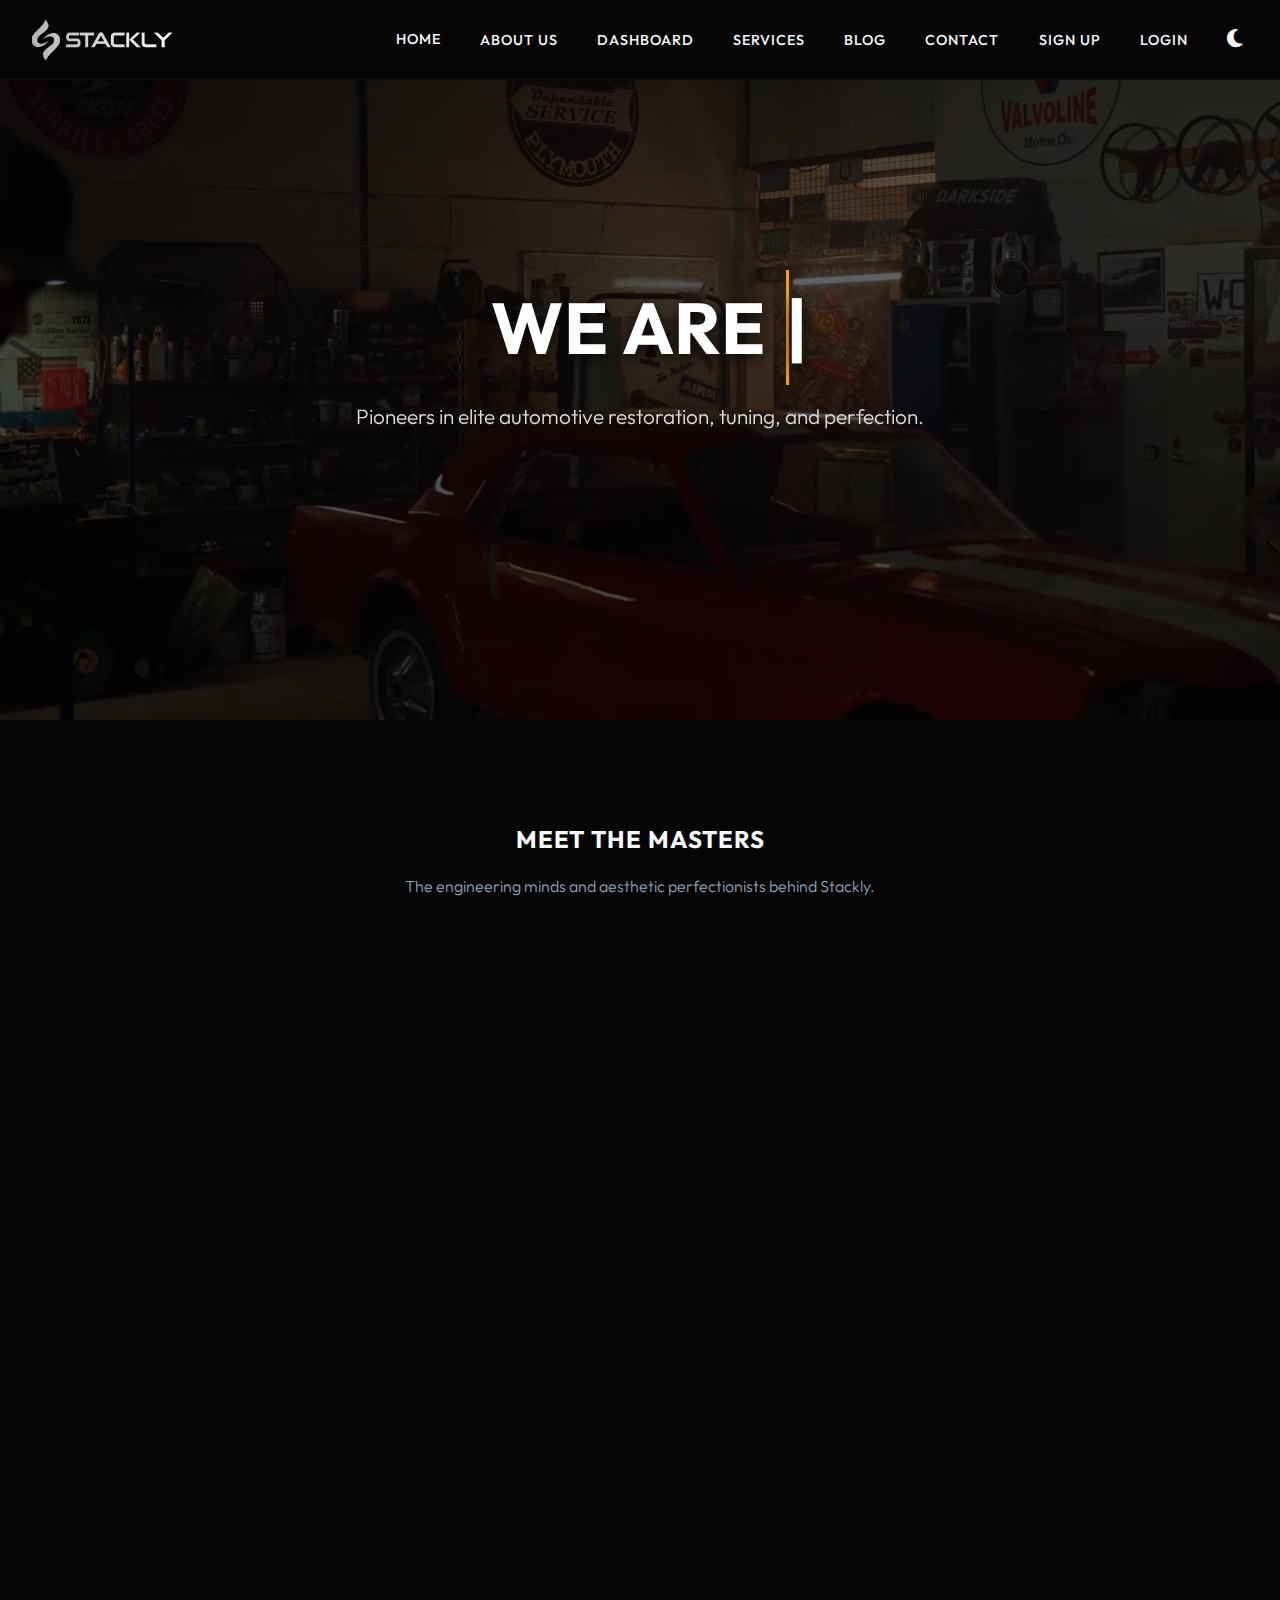
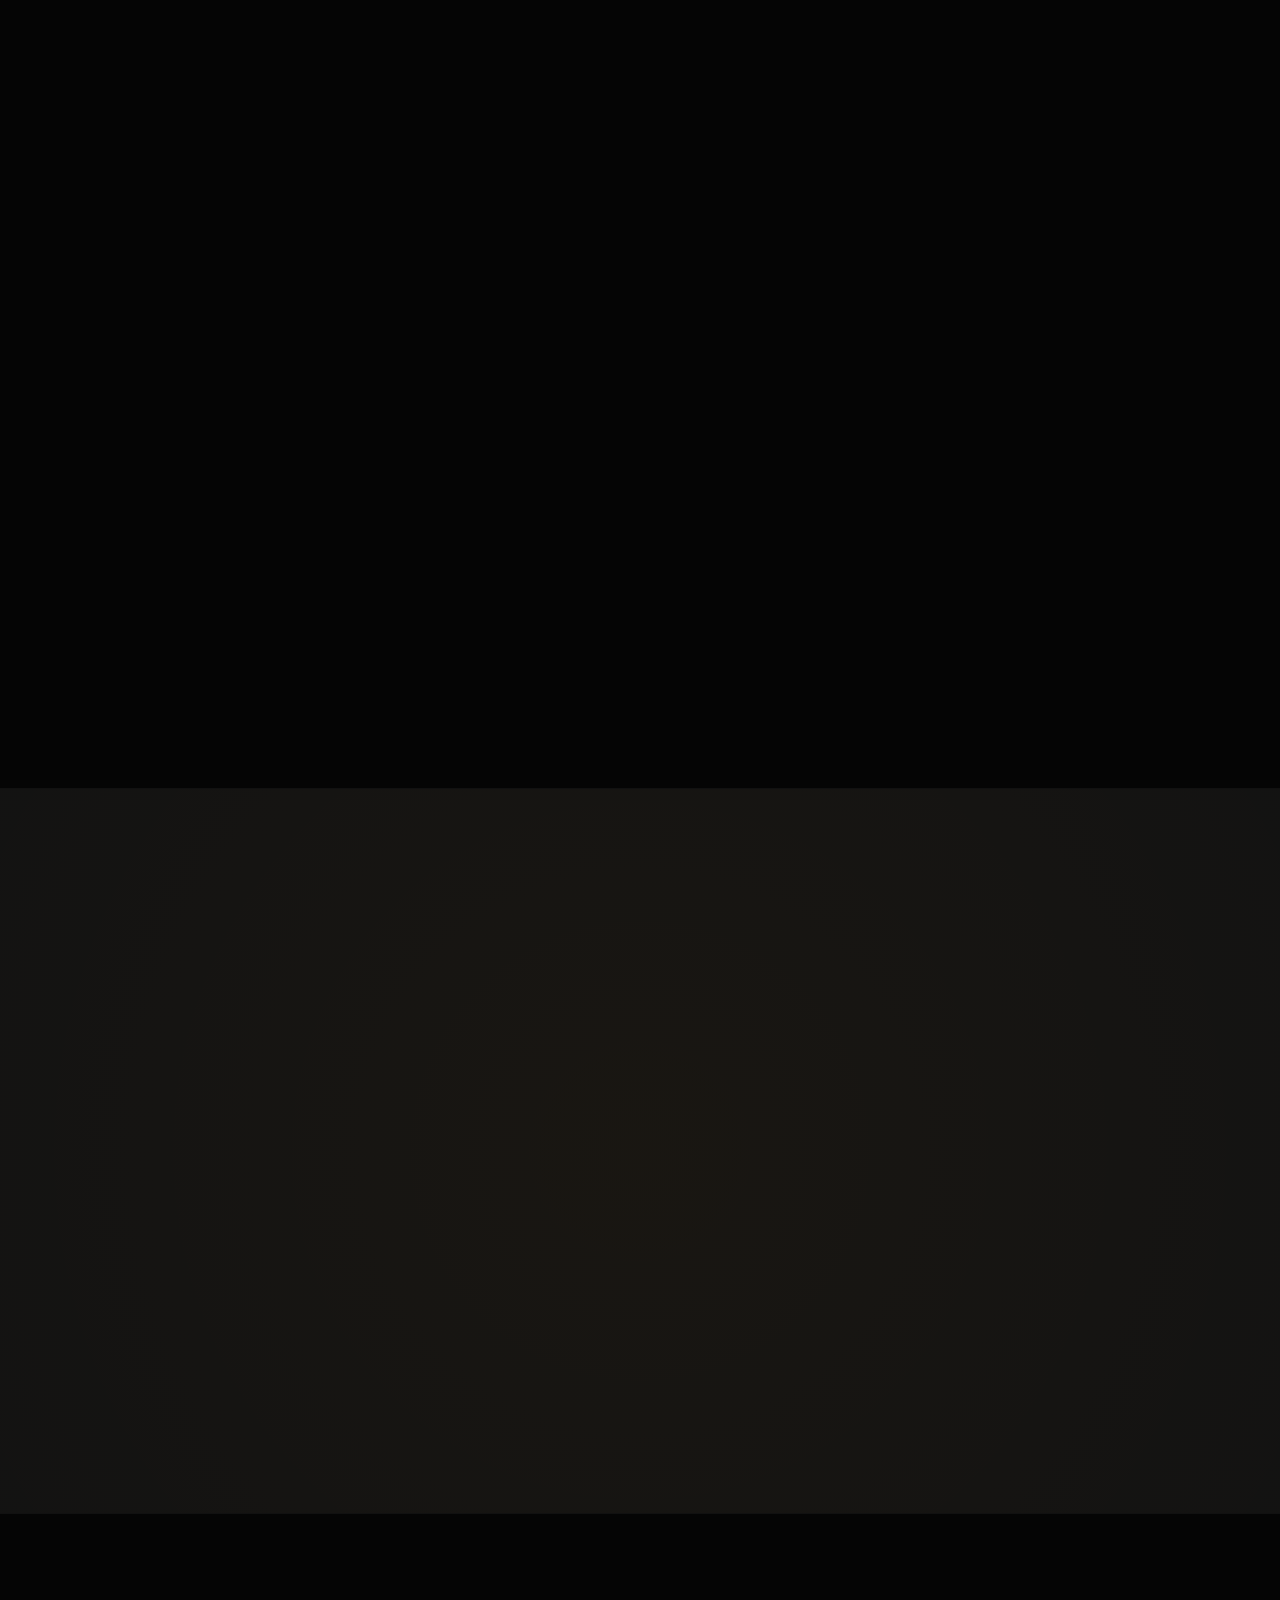
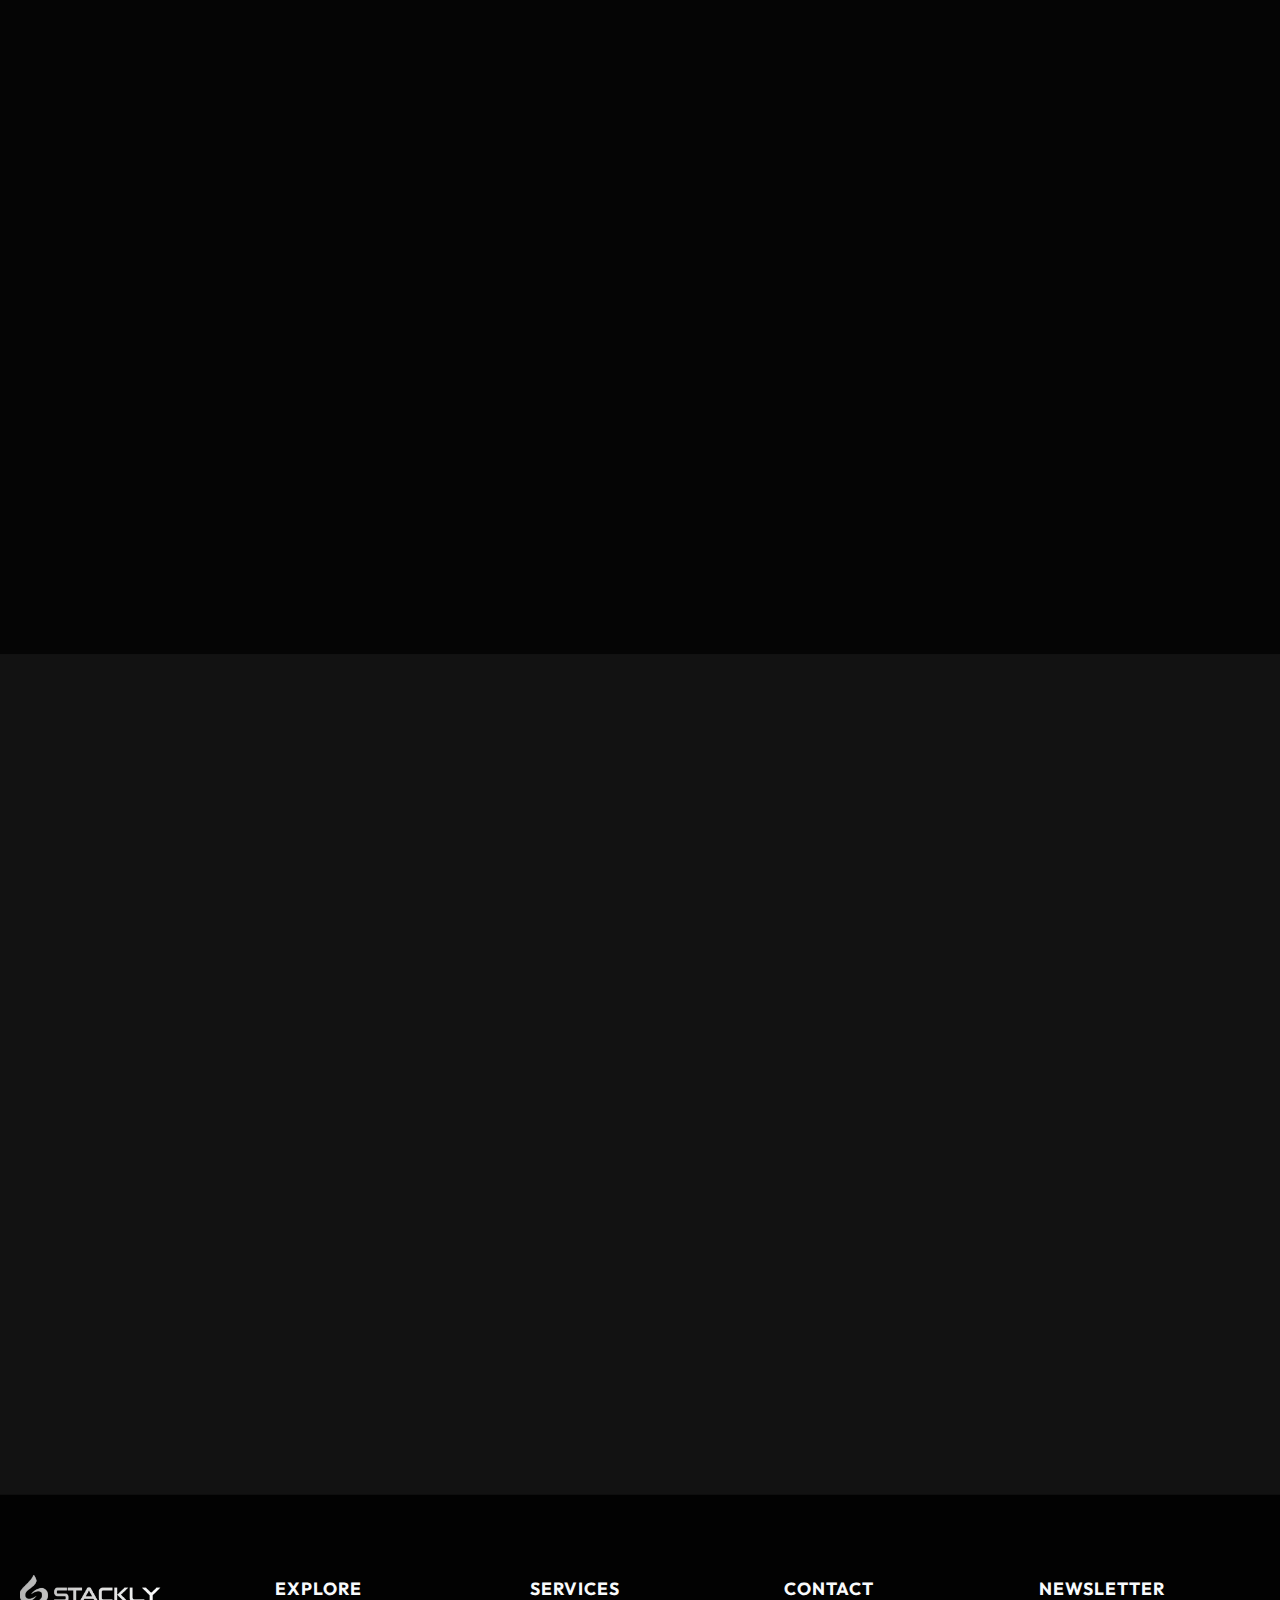
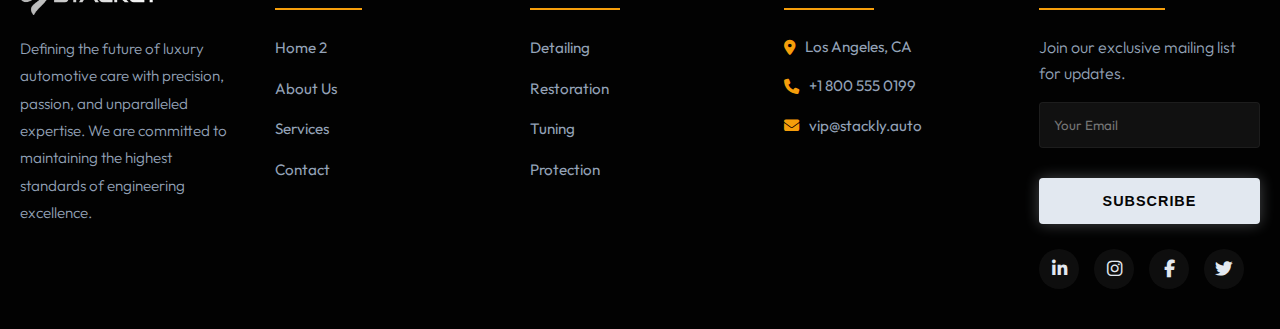
<file: pages/about.html>
<!DOCTYPE html>
<html lang="en">

<head>
    <meta charset="UTF-8">
    <meta name="viewport" content="width=device-width, initial-scale=1.0">
    <title>About Us | Stackly Automotive</title>
    <link rel="icon" type="image/svg+xml" href="data:image/svg+xml,<svg xmlns='http://www.w3.org/2000/svg' viewBox='0 0 512 512'><path fill='%23f59e0b' d='M135.2 117.4L109.1 192H402.9l-26.1-74.6C372.3 104.6 360.2 96 346.6 96H165.4c-13.6 0-25.7 8.6-30.2 21.4zM39.6 196.8L74.8 96.3C88.3 57.8 124.6 32 165.4 32H346.6c40.8 0 77.1 25.8 90.6 64.3l35.2 100.5c23.2 9.6 39.6 32.5 39.6 59.2V400v48c0 17.7-14.3 32-32 32H448c-17.7 0-32-14.3-32-32V400H96v48c0 17.7-14.3 32-32 32H32c-17.7 0-32-14.3-32-32V400 256c0-26.7 16.4-49.6 39.6-59.2zM128 288a32 32 0 1 0 -64 0 32 32 0 1 0 64 0zm288 32a32 32 0 1 0 0-64 32 32 0 1 0 0 64z'/></svg>">
    <link rel="stylesheet" href="../css/about.css">
    <link rel="preconnect" href="https://fonts.googleapis.com">
    <link rel="preconnect" href="https://fonts.gstatic.com" crossorigin>
    <link href="https://fonts.googleapis.com/css2?family=Outfit:wght@300;400;500;600;700&display=swap" rel="stylesheet">
    <link rel="stylesheet" href="https://cdnjs.cloudflare.com/ajax/libs/font-awesome/6.4.0/css/all.min.css">
</head>

<body>
    <script>
        if (localStorage.getItem('stackly-theme') === 'light') {
            document.body.classList.add('light-theme');
        }
    </script>

    <div id="page-loader">
        <div class="loader-content">
            <img src="../assets/Header/logo.webp" alt="Stackly Logo" class="loader-img">
            <p>Loading Experience...</p>
        </div>
    </div>

    <header class="headerWrap" id="main-header">
        <div class="imgWrap">
            <a href="../index.html">
                <img src="../assets/Header/logo.webp" alt="Stackly Logo" class="site-logo">
            </a>
        </div>
        
        <div class="hamburger" id="hamburger-btn">
            <i class="fa-solid fa-bars"></i>
        </div>

        <nav class="linksWrap" id="nav-links">
            <div class="topCloseBtn" id="close-btn">
                <i class="fa-solid fa-times"></i>
            </div>
            <ul>
                <li class="dropdown" id="home-dropdown">
                    <div class="dropdownHeader">
                        <a href="javascript:void(0)" class="homePageLink" id="home-nav-link">Home</a>
                        <button class="dropdownToggle" aria-label="Toggle dropdown" id="dropdown-toggle-btn">
                            <i class="fa-solid fa-chevron-down"></i>
                        </button>
                    </div>
                    <ul class="dropdownMenu" id="dropdown-menu">
                        <li><a href="../index.html">Home 1</a></li>
                        <li><a href="./home2.html">Home 2</a></li>
                    </ul>
                </li>
                <li><a href="./about.html">About Us</a></li>
                <li><a href="./dashboard.html">DashBoard</a></li>
                <li><a href="./services.html">Services</a></li>
                <li><a href="./blog.html">Blog</a></li>
                <li><a href="./contact.html">Contact</a></li>
                <li><a href="./signup.html">Sign Up</a></li>
                <li><a href="./login.html">Login</a></li>
                <li class="theme-toggle-li">
                    <button id="theme-toggle-btn" aria-label="Toggle Theme">
                        <i class="fa-solid fa-sun" id="theme-icon"></i>
                    </button>
                </li>
            </ul>
        </nav>
        
        <div class="menuOverlay" id="menu-overlay"></div>
    </header>

    <main>
        <section class="about-hero-section">
            <div class="overlay-dark"></div>
            <video src="../assets/About/aboutBanner.mp4" autoplay muted loop playsinline class="hero-video"></video>
            
            <div class="container hero-content text-center">
                <h1 class="typing-container">We Are <span class="typing-text" id="typewriter"></span><span class="cursor">|</span></h1>
                <p class="fade-in">Pioneers in elite automotive restoration, tuning, and perfection.</p>
            </div>
        </section>

        <section class="team-section">
            <div class="container">
                <div class="section-header center-aligned fade-in">
                    <h2>Meet The Masters</h2>
                    <p>The engineering minds and aesthetic perfectionists behind Stackly.</p>
                </div>

                <div class="team-grid">
                    <div class="team-card fade-in">
                        <div class="team-img-wrap">
                            <img src="../assets/About/Team/1.webp" alt="John Doe">
                            <div class="overlay-gradient team-overlay"></div>
                            <h2 class="team-name-unhover">Marcus Cole</h2>
                            
                            <div class="team-social-hover">
                                <a href="./error.html" aria-label="Facebook"><i class="fa-brands fa-facebook-f"></i></a>
                                <a href="./error.html" aria-label="Twitter"><i class="fa-brands fa-twitter"></i></a>
                                <a href="./error.html" aria-label="Instagram"><i class="fa-brands fa-instagram"></i></a>
                            </div>
                        </div>
                        <div class="team-details">
                            <div class="detail-item"><strong>20+</strong><span>Years Exp.</span></div>
                            <div class="detail-item"><strong>500+</strong><span>Builds</span></div>
                            <div class="detail-item role-tag">Lead Engineer</div>
                        </div>
                    </div>

                    <div class="team-card fade-in">
                        <div class="team-img-wrap">
                            <img src="../assets/About/Team/2.webp" alt="Sarah Jane">
                            <div class="overlay-gradient team-overlay"></div>
                            <h2 class="team-name-unhover">Elena Rostova</h2>
                            <div class="team-social-hover">
                                <a href="./error.html" aria-label="LinkedIn"><i class="fa-brands fa-linkedin-in"></i></a>
                                <a href="./error.html" aria-label="Instagram"><i class="fa-brands fa-instagram"></i></a>
                            </div>
                        </div>
                        <div class="team-details">
                            <div class="detail-item"><strong>15+</strong><span>Years Exp.</span></div>
                            <div class="detail-item"><strong>300+</strong><span>Designs</span></div>
                            <div class="detail-item role-tag">Head of Aesthetics</div>
                        </div>
                    </div>

                    <div class="team-card fade-in">
                        <div class="team-img-wrap">
                            <img src="../assets/About/Team/3.webp" alt="David Smith">
                            <div class="overlay-gradient team-overlay"></div>
                            <h2 class="team-name-unhover">David Chen</h2>
                            <div class="team-social-hover">
                                <a href="./error.html" aria-label="Twitter"><i class="fa-brands fa-twitter"></i></a>
                                <a href="./error.html" aria-label="LinkedIn"><i class="fa-brands fa-linkedin-in"></i></a>
                            </div>
                        </div>
                        <div class="team-details">
                            <div class="detail-item"><strong>12+</strong><span>Years Exp.</span></div>
                            <div class="detail-item"><strong>150+</strong><span>Engines</span></div>
                            <div class="detail-item role-tag">Performance Tuner</div>
                        </div>
                    </div>

                    <div class="team-card fade-in">
                        <div class="team-img-wrap">
                            <img src="../assets/About/Team/4.webp" alt="Mike Ross">
                            <div class="overlay-gradient team-overlay"></div>
                            <h2 class="team-name-unhover">James Miller</h2>
                            <div class="team-social-hover">
                                <a href="./error.html" aria-label="Facebook"><i class="fa-brands fa-facebook-f"></i></a>
                                <a href="./error.html" aria-label="Instagram"><i class="fa-brands fa-instagram"></i></a>
                            </div>
                        </div>
                        <div class="team-details">
                            <div class="detail-item"><strong>18+</strong><span>Years Exp.</span></div>
                            <div class="detail-item"><strong>800+</strong><span>Diagnostics</span></div>
                            <div class="detail-item role-tag">Systems Specialist</div>
                        </div>
                    </div>

                    <div class="team-card fade-in">
                        <div class="team-img-wrap">
                            <img src="../assets/About/Team/5.webp" alt="Rachel Zane">
                            <div class="overlay-gradient team-overlay"></div>
                            <h2 class="team-name-unhover">Sophia Lee</h2>
                            <div class="team-social-hover">
                                <a href="./error.html" aria-label="LinkedIn"><i class="fa-brands fa-linkedin-in"></i></a>
                                <a href="./error.html" aria-label="Twitter"><i class="fa-brands fa-twitter"></i></a>
                            </div>
                        </div>
                        <div class="team-details">
                            <div class="detail-item"><strong>10+</strong><span>Years Exp.</span></div>
                            <div class="detail-item"><strong>200+</strong><span>Restorations</span></div>
                            <div class="detail-item role-tag">Classic Restorer</div>
                        </div>
                    </div>

                    <div class="team-card fade-in">
                        <div class="team-img-wrap">
                            <img src="../assets/About/Team/6.webp" alt="Harvey Specter">
                            <div class="overlay-gradient team-overlay"></div>
                            <h2 class="team-name-unhover">Michael Vance</h2>
                            <div class="team-social-hover">
                                <a href="./error.html" aria-label="Instagram"><i class="fa-brands fa-instagram"></i></a>
                                <a href="./error.html" aria-label="Facebook"><i class="fa-brands fa-facebook-f"></i></a>
                            </div>
                        </div>
                        <div class="team-details">
                            <div class="detail-item"><strong>14+</strong><span>Years Exp.</span></div>
                            <div class="detail-item"><strong>450+</strong><span>Projects</span></div>
                            <div class="detail-item role-tag">Paint & Body Master</div>
                        </div>
                    </div>
                </div>
            </div>
        </section>

        <section class="mission-vision-section">
            <div class="container">
                <div class="mv-grid">
                    <div class="mv-block fade-in">
                        <h2 class="mv-title">The Mission</h2>
                        <div class="mv-text">
                            <p>To redefine the standard of luxury automotive care through uncompromising precision, relentless innovation, and a profound respect for engineering.</p>
                            <p>We exist to elevate the driving experience, ensuring every machine that leaves our facility performs at its absolute pinnacle. We believe that a car is not just transport, but a mechanical work of art that deserves the highest caliber of preservation and enhancement.</p>
                        </div>
                    </div>
                    <div class="mv-block fade-in delay-1">
                        <h2 class="mv-title">The Vision</h2>
                        <div class="mv-text">
                            <p>To be the globally recognized sanctuary for automotive excellence. A place where tradition meets futuristic technology, fostering a community of enthusiasts who demand nothing short of perfection for their vehicles.</p>
                            <p>We envision a future where every drive is a masterpiece, and Stackly remains at the forefront of the automotive evolution, setting benchmarks that others strive to achieve in detailing, tuning, and overall vehicle dynamics.</p>
                        </div>
                    </div>
                </div>
            </div>
        </section>

        <section class="history-section">
            <div class="container history-container">
                <div class="history-img fade-in">
                    <img src="../assets/About/historyBg.webp" alt="Stackly History">
                    <div class="year-badge">Est. 2012</div>
                </div>
                <div class="history-content fade-in delay-1">
                    <h2>A Legacy of Performance</h2>
                    <p class="history-para">What started as a modest two-bay garage has evolved into an elite automotive sanctuary. Over the past decade, Stackly has pushed the boundaries of mechanical engineering and aesthetic detailing.</p>
                    
                    <div class="history-stats">
                        <div class="h-stat">
                            <h3>12</h3>
                            <span>Years Active</span>
                        </div>
                        <div class="h-stat">
                            <h3>1.2k</h3>
                            <span>VIP Clients</span>
                        </div>
                        <div class="h-stat">
                            <h3>35</h3>
                            <span>Master Techs</span>
                        </div>
                    </div>
                    
                    <a href="./error.html" class="btn btn-glow">Read Full Story</a>
                </div>
            </div>
        </section>

        <section class="testimonials-section">
            <div class="container">
                <div class="section-header center-aligned fade-in">
                    <h2>Client Experiences</h2>
                    <p>Hear from the enthusiasts who trust us with their prized possessions.</p>
                </div>

                <div class="carousel-wrapper fade-in">
                    <div class="carousel-track" id="testimonial-track">
                        <div class="testimonial-slide">
                            <img src="../assets/About/Testimonial/client1.webp" alt="Client 1" class="testimonial-img">
                            <p class="quote">"The level of detail Stackly puts into their work is simply unmatched. They completely transformed my vintage Porsche into a showroom masterpiece while maintaining its original soul."</p>
                            <h4>Arthur Pendelton</h4>
                            <span>Car Collector</span>
                        </div>
                        <div class="testimonial-slide">
                            <img src="../assets/About/Testimonial/client2.webp" alt="Client 2" class="testimonial-img">
                            <p class="quote">"I trust no one else with my track cars. The tuning and diagnostic precision here gave me an edge I never thought possible. Exceptional team, exceptional facility."</p>
                            <h4>Diana Vance</h4>
                            <span>Professional Racer</span>
                        </div>
                        <div class="testimonial-slide">
                            <img src="../assets/About/Testimonial/client3.webp" alt="Client 3" class="testimonial-img">
                            <p class="quote">"From the moment you walk in, you know your vehicle is in elite hands. The ceramic coating and interior detailing made my daily driver look better than the day I bought it."</p>
                            <h4>Robert Sterling</h4>
                            <span>Executive</span>
                        </div>
                    </div>

                    <div class="carousel-controls">
                        <button class="nav-btn" id="prev-btn"><i class="fa-solid fa-arrow-left"></i></button>
                        <div class="dots-container" id="carousel-dots"></div>
                        <button class="nav-btn" id="next-btn"><i class="fa-solid fa-arrow-right"></i></button>
                    </div>
                </div>
            </div>
        </section>

    </main>

    <footer>
        <div class="footerWrap container">
            <div class="box">
                <div class="logoContainer">
                    <div class="logo">
                        <img src="../assets/Header/logo.webp" alt="Stackly Logo" class="footer-logo site-logo">
                    </div>
                </div>
                <p class="footer-desc">
                    Defining the future of luxury automotive care with precision, passion, and unparalleled expertise. We are committed to maintaining the highest standards of engineering excellence.
                </p>
            </div>

            <div class="box">
                <h4>Explore</h4>
                <ul class="footer-links">
                    <li><a href="./home2.html">Home 2</a></li>
                    <li><a href="./about.html">About Us</a></li>
                    <li><a href="./services.html">Services</a></li>
                    <li><a href="./contact.html">Contact</a></li>
                </ul>
            </div>

            <div class="box">
                <h4>Services</h4>
                <ul class="footer-links">
                    <li><a href="./error.html">Detailing</a></li>
                    <li><a href="./error.html">Restoration</a></li>
                    <li><a href="./error.html">Tuning</a></li>
                    <li><a href="./error.html">Protection</a></li>
                </ul>
            </div>

            <div class="box">
                <h4>Contact</h4>
                <ul class="contactInfo">
                    <li><i class="fa-solid fa-location-dot"></i><span> Los Angeles, CA</span></li>
                    <li><i class="fa-solid fa-phone"></i> +1 800 555 0199</li>
                    <li><i class="fa-solid fa-envelope"></i> vip@stackly.auto</li>
                </ul>
            </div>

            <div class="box">
                <h4>Newsletter</h4>
                <p>Join our exclusive mailing list for updates.</p>
                <form id="footer-newsletter-form" class="subscribe-form" novalidate>
                    <label for="newsletter-email" class="sr-only">Your Email</label>
                    <input type="email" id="newsletter-email" name="email" placeholder="Your Email" autocomplete="email">
                    <span id="newsletter-error" style="color: var(--error-color); font-size: 0.8rem; display: block; margin-top: -5px; min-height: 15px;"></span>
                    <button type="submit" class="btn btn-glow full-width">Subscribe</button>
                </form>
                <div class="media">
                    <a href="./error.html" class="socialLink" aria-label="LinkedIn"><i class="fa-brands fa-linkedin-in"></i></a>
                    <a href="./error.html" class="socialLink" aria-label="Instagram"><i class="fa-brands fa-instagram"></i></a>
                    <a href="./error.html" class="socialLink" aria-label="Facebook"><i class="fa-brands fa-facebook-f"></i></a>
                    <a href="./error.html" class="socialLink" aria-label="Twitter"><i class="fa-brands fa-twitter"></i></a>
                </div>
            </div>
        </div>
    </footer>

    <script>
        // Loader
        window.addEventListener('load', () => {
            const loader = document.getElementById('page-loader');
            loader.style.opacity = '0';
            setTimeout(() => { loader.style.display = 'none'; }, 300);
        });

        // Navigation Intercept
        document.querySelectorAll('a').forEach(link => {
            link.addEventListener('click', function(e) {
                const href = this.getAttribute('href');
                if (href && href !== '#' && !href.startsWith('javascript')) {
                    e.preventDefault();
                    const loader = document.getElementById('page-loader');
                    loader.style.display = 'flex';
                    setTimeout(() => { loader.style.opacity = '1'; }, 10);
                    setTimeout(() => { window.location.href = href; }, 400); 
                }
            });
        });

        // Hamburger Menu Logic
        const hamburgerBtn = document.getElementById('hamburger-btn');
        const closeBtn = document.getElementById('close-btn');
        const navLinks = document.getElementById('nav-links');
        const menuOverlay = document.getElementById('menu-overlay');
        const dropdownToggleBtn = document.getElementById('dropdown-toggle-btn');
        const homeNavLink = document.getElementById('home-nav-link');
        const dropdownMenu = document.getElementById('dropdown-menu');
        const body = document.body;

        function openMenu() {
            navLinks.classList.add('showMenu');
            menuOverlay.style.display = 'block';
            body.classList.add('menu-open'); 
        }

        function closeMenu() {
            navLinks.classList.remove('showMenu');
            menuOverlay.style.display = 'none';
            body.classList.remove('menu-open'); 
            dropdownMenu.classList.remove('showDropdown');
        }

        hamburgerBtn.addEventListener('click', (e) => {
            e.stopPropagation();
            if(navLinks.classList.contains('showMenu')) {
                closeMenu();
            } else {
                openMenu();
            }
        });

        closeBtn.addEventListener('click', closeMenu);
        menuOverlay.addEventListener('click', closeMenu);

        // Click outside to close menu
        document.addEventListener('click', (e) => {
            if (navLinks.classList.contains('showMenu') && !navLinks.contains(e.target) && !hamburgerBtn.contains(e.target)) {
                closeMenu();
            }
        });

        dropdownToggleBtn.addEventListener('click', (e) => {
            e.preventDefault(); e.stopPropagation();
            dropdownMenu.classList.toggle('showDropdown');
        });

        homeNavLink.addEventListener('click', (e) => {
            if(window.innerWidth <= 768) {
                e.preventDefault(); e.stopPropagation();
                dropdownMenu.classList.toggle('showDropdown');
            }
        });

        // Theme Toggle Logic
        const themeToggleBtn = document.getElementById('theme-toggle-btn');
        const themeIcon = document.getElementById('theme-icon');

        if (localStorage.getItem('stackly-theme') === 'light') {
            themeIcon.classList.remove('fa-moon'); themeIcon.classList.add('fa-sun');
        } else {
            themeIcon.classList.remove('fa-sun'); themeIcon.classList.add('fa-moon');
        }
        
        themeToggleBtn.addEventListener('click', () => {
            document.body.classList.toggle('light-theme');
            if(document.body.classList.contains('light-theme')){
                themeIcon.classList.remove('fa-moon'); themeIcon.classList.add('fa-sun');
                localStorage.setItem('stackly-theme', 'light');
            } else {
                themeIcon.classList.remove('fa-sun'); themeIcon.classList.add('fa-moon');
                localStorage.setItem('stackly-theme', 'dark');
            }
        });

        // Sticky Header
        const header = document.getElementById('main-header');
        window.addEventListener('scroll', () => {
            if (window.scrollY > 50) header.classList.add('sticky');
            else header.classList.remove('sticky');
        });

        // Fade in Animation
        const fadeElems = document.querySelectorAll('.fade-in');
        const fadeInObserver = new IntersectionObserver((entries, observer) => {
            entries.forEach(entry => {
                if (entry.isIntersecting) {
                    entry.target.classList.add('visible');
                    observer.unobserve(entry.target);
                }
            });
        }, { threshold: 0.1 });
        fadeElems.forEach(elem => fadeInObserver.observe(elem));

        // Live Typing Effect
        const textArray = ["Precision.", "Craftsmanship.", "Stackly."];
        const typingDelay = 150;
        const erasingDelay = 100;
        const newTextDelay = 2000;
        let textArrayIndex = 0;
        let charIndex = 0;
        const typedTextSpan = document.getElementById("typewriter");

        function type() {
            if (charIndex < textArray[textArrayIndex].length) {
                typedTextSpan.textContent += textArray[textArrayIndex].charAt(charIndex);
                charIndex++;
                setTimeout(type, typingDelay);
            } else {
                setTimeout(erase, newTextDelay);
            }
        }

        function erase() {
            if (charIndex > 0) {
                typedTextSpan.textContent = textArray[textArrayIndex].substring(0, charIndex - 1);
                charIndex--;
                setTimeout(erase, erasingDelay);
            } else {
                textArrayIndex++;
                if (textArrayIndex >= textArray.length) textArrayIndex = 0;
                setTimeout(type, typingDelay + 1100);
            }
        }

        document.addEventListener("DOMContentLoaded", function() {
            if(textArray.length) setTimeout(type, newTextDelay + 250);
        });

        // Testimonial Carousel Logic
        const track = document.getElementById('testimonial-track');
        const slides = Array.from(track.children);
        const nextButton = document.getElementById('next-btn');
        const prevButton = document.getElementById('prev-btn');
        const dotsNav = document.getElementById('carousel-dots');
        let currentSlide = 0;

        // Setup dots
        slides.forEach((_, index) => {
            const dot = document.createElement('div');
            dot.classList.add('dot');
            if(index === 0) dot.classList.add('active');
            dot.dataset.slide = index;
            dotsNav.appendChild(dot);
            
            dot.addEventListener('click', e => {
                moveToSlide(index);
            });
        });
        const dots = Array.from(dotsNav.children);

        function moveToSlide(index) {
            track.style.transform = `translateX(-${index * 100}%)`;
            dots.forEach(d => d.classList.remove('active'));
            dots[index].classList.add('active');
            currentSlide = index;
        }

        nextButton.addEventListener('click', () => {
            let targetSlide = currentSlide === slides.length - 1 ? 0 : currentSlide + 1;
            moveToSlide(targetSlide);
        });

        prevButton.addEventListener('click', () => {
            let targetSlide = currentSlide === 0 ? slides.length - 1 : currentSlide - 1;
            moveToSlide(targetSlide);
        });
        
        // Auto play carousel
        setInterval(() => {
            let targetSlide = currentSlide === slides.length - 1 ? 0 : currentSlide + 1;
            moveToSlide(targetSlide);
        }, 5000);

        // Footer Newsletter Validation Logic
        const footerForm = document.getElementById('footer-newsletter-form');
        const newsletterEmail = document.getElementById('newsletter-email');
        const newsletterError = document.getElementById('newsletter-error');

        const isValidEmail = (email) => {
            const re = /^(([^<>()[\]\\.,;:\s@"]+(\.[^<>()[\]\\.,;:\s@"]+)*)|(".+"))@((\[[0-9]{1,3}\.[0-9]{1,3}\.[0-9]{1,3}\.[0-9]{1,3}\])|(([a-zA-Z\-0-9]+\.)+[a-zA-Z]{2,}))$/;
            return re.test(String(email).toLowerCase());
        };

        footerForm.addEventListener('submit', (e) => {
            e.preventDefault(); // Stop default form submission
            newsletterError.innerText = '';
            newsletterEmail.style.borderColor = '';

            if (newsletterEmail.value.trim() === '') {
                newsletterError.innerText = 'Email is required';
                newsletterEmail.style.borderColor = 'var(--error-color)';
            } else if (!isValidEmail(newsletterEmail.value.trim())) {
                newsletterError.innerText = 'Please enter a valid email address';
                newsletterEmail.style.borderColor = 'var(--error-color)';
            } else {
                // Success case
                alert("Successfully subscribed to the newsletter!");
                newsletterEmail.value = '';
            }
        });
    </script>
</body>
</html>
</file>
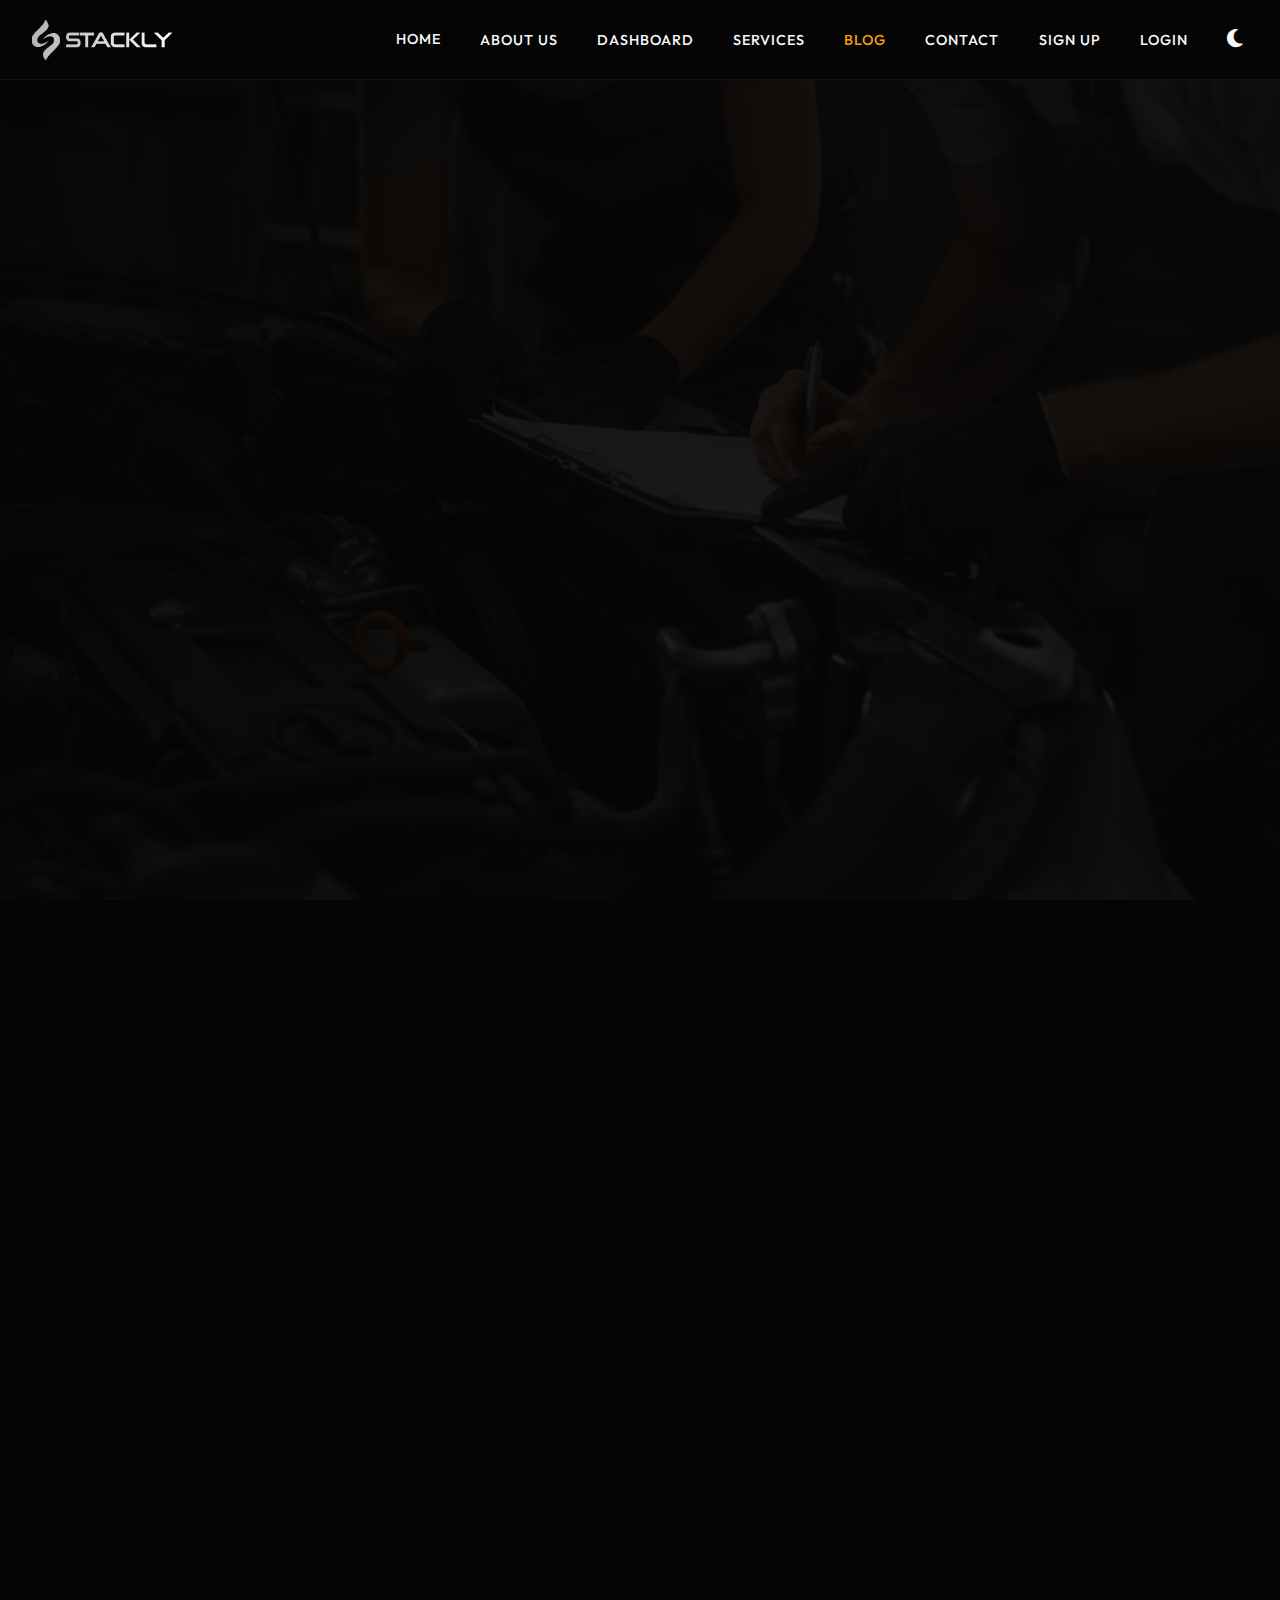
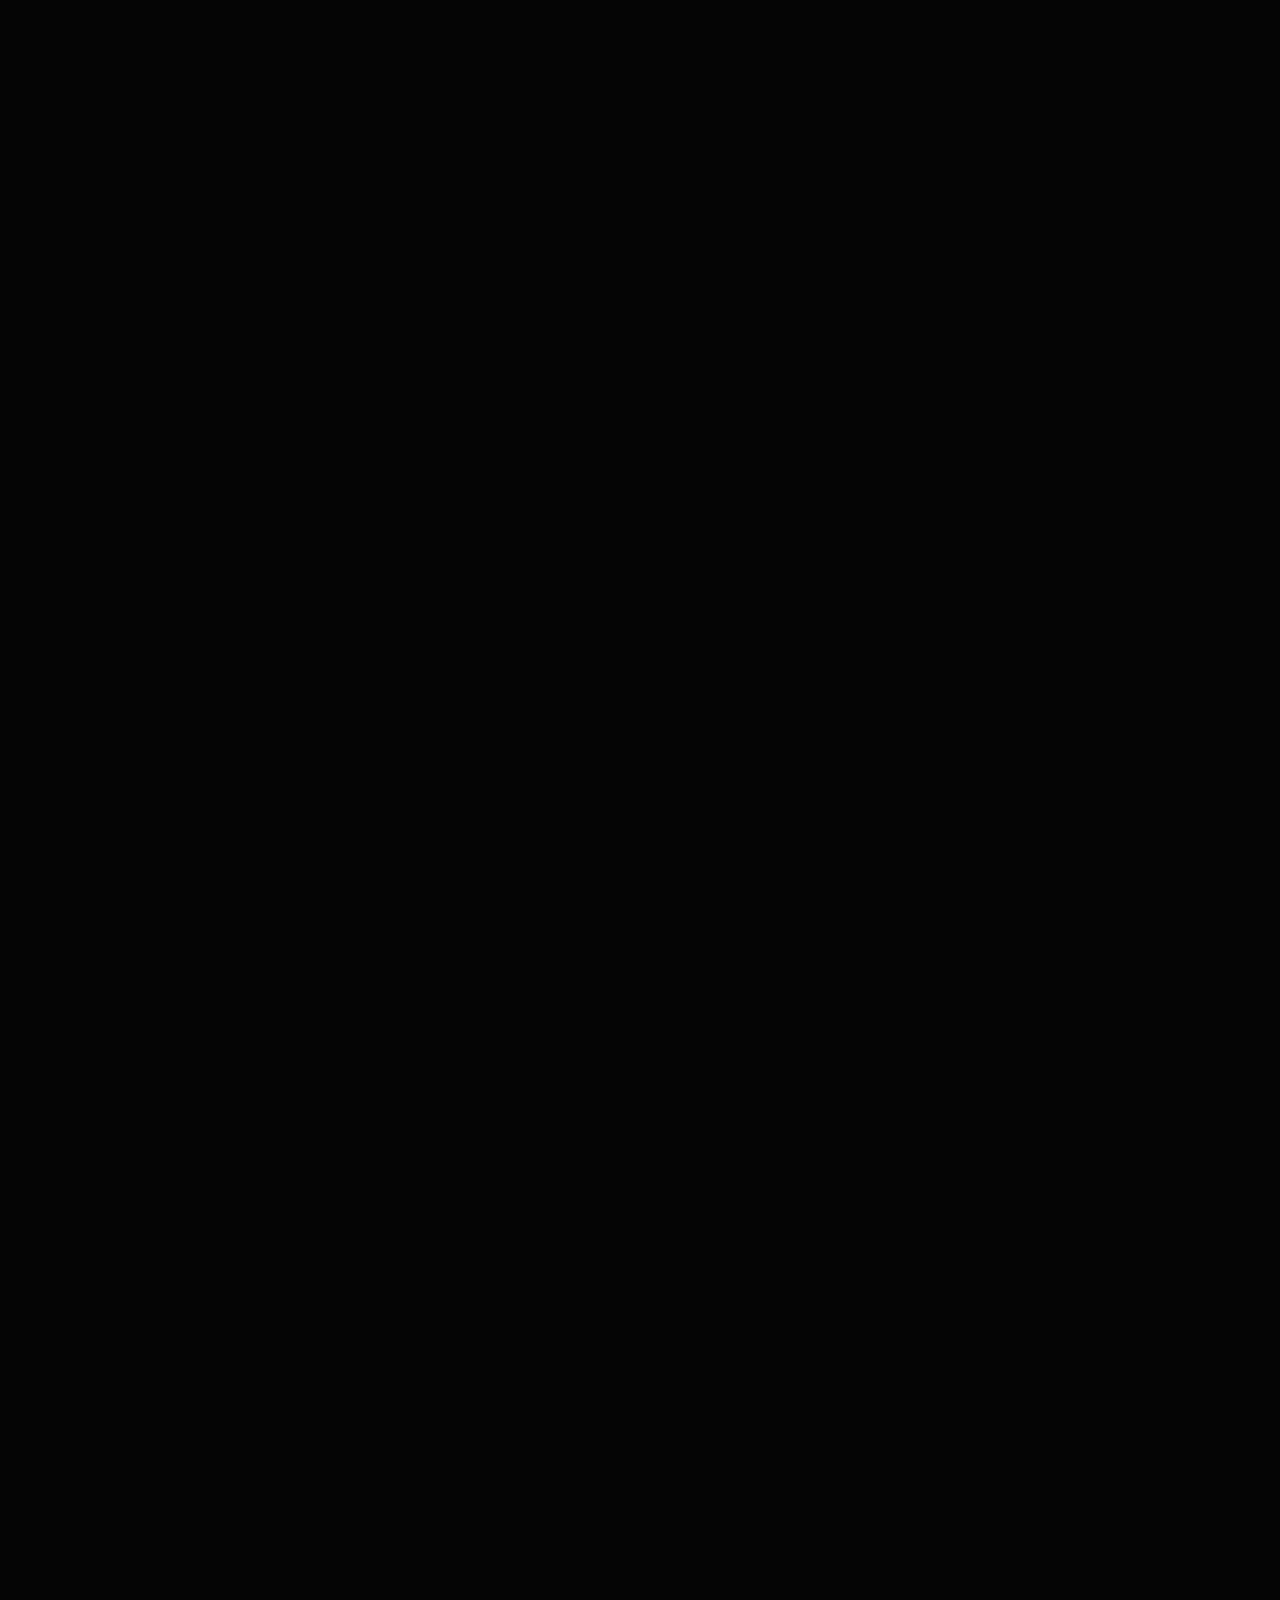
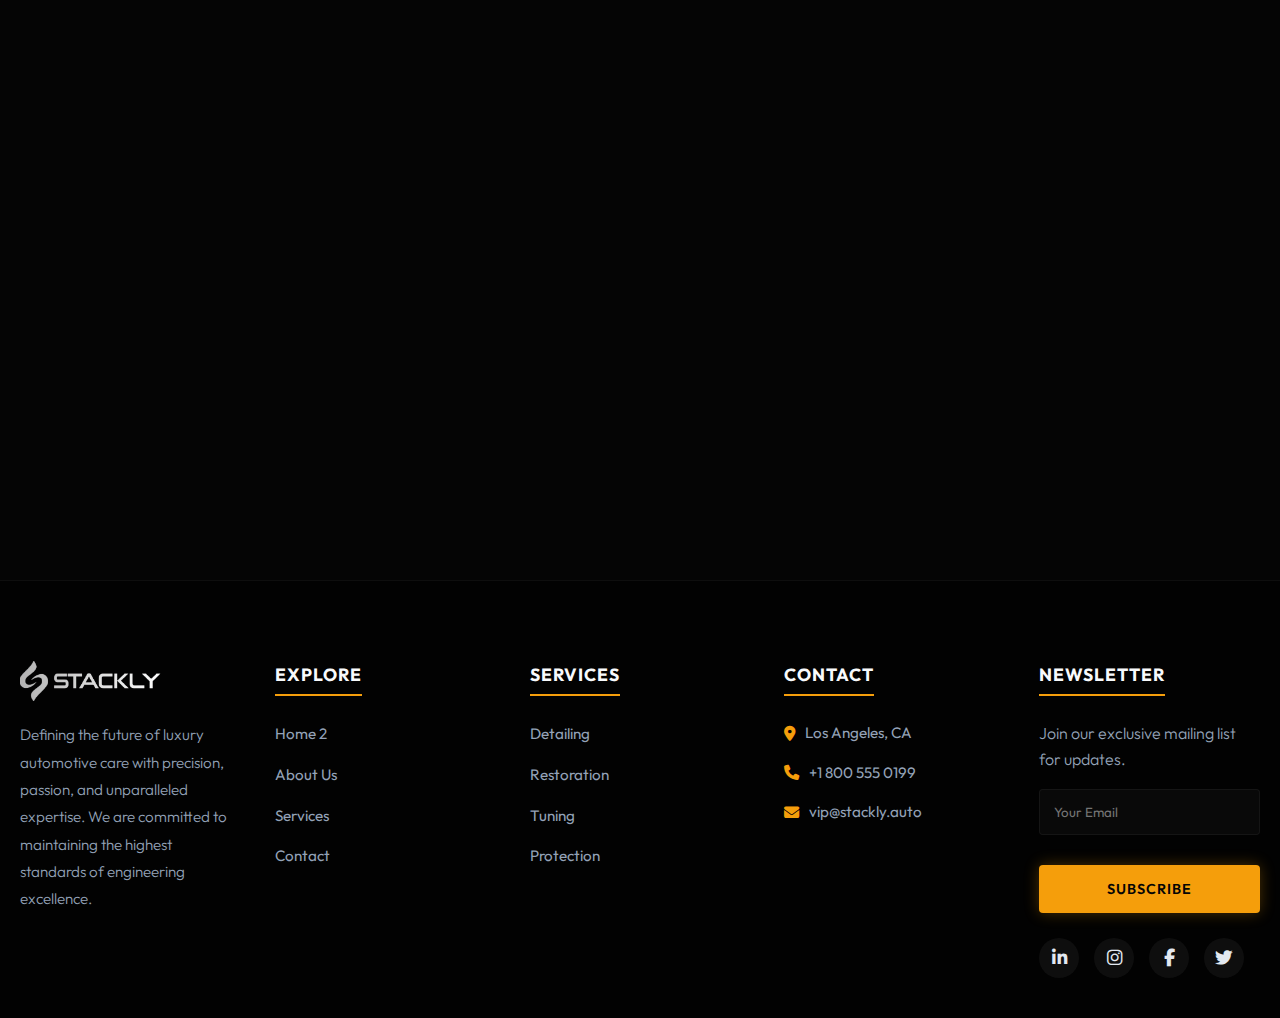
<file: pages/blog.html>
<!DOCTYPE html>
<html lang="en">

<head>
    <meta charset="UTF-8">
    <meta name="viewport" content="width=device-width, initial-scale=1.0">
    <title>Stackly | Automotive Insights & Journal</title>
    <link rel="icon" type="image/svg+xml" href="data:image/svg+xml,<svg xmlns='http://www.w3.org/2000/svg' viewBox='0 0 512 512'><path fill='%23f59e0b' d='M135.2 117.4L109.1 192H402.9l-26.1-74.6C372.3 104.6 360.2 96 346.6 96H165.4c-13.6 0-25.7 8.6-30.2 21.4zM39.6 196.8L74.8 96.3C88.3 57.8 124.6 32 165.4 32H346.6c40.8 0 77.1 25.8 90.6 64.3l35.2 100.5c23.2 9.6 39.6 32.5 39.6 59.2V400v48c0 17.7-14.3 32-32 32H448c-17.7 0-32-14.3-32-32V400H96v48c0 17.7-14.3 32-32 32H32c-17.7 0-32-14.3-32-32V400 256c0-26.7 16.4-49.6 39.6-59.2zM128 288a32 32 0 1 0 -64 0 32 32 0 1 0 64 0zm288 32a32 32 0 1 0 0-64 32 32 0 1 0 0 64z'/></svg>">
    <link rel="stylesheet" href="../css/blog.css">
    <link rel="preconnect" href="https://fonts.googleapis.com">
    <link rel="preconnect" href="https://fonts.gstatic.com" crossorigin>
    <link href="https://fonts.googleapis.com/css2?family=Outfit:wght@300;400;500;600;700&display=swap" rel="stylesheet">
    <link rel="stylesheet" href="https://cdnjs.cloudflare.com/ajax/libs/font-awesome/6.4.0/css/all.min.css">
</head>

<body>
    <script>
        if (localStorage.getItem('stackly-theme') === 'light') {
            document.body.classList.add('light-theme');
        }
    </script>

    <div id="page-loader">
        <div class="loader-content">
            <img src="../assets/Header/logo.webp" alt="Stackly Logo" class="loader-img">
            <p>Loading Insights...</p>
        </div>
    </div>

    <div class="page-bg">
        <img src="../assets/Banner1/slide2.webp" alt="Stackly Background">
        <div class="overlay-gradient"></div>
    </div>

    <header class="headerWrap" id="main-header">
        <div class="imgWrap">
            <a href="../index.html">
                <img src="../assets/Header/logo.webp" alt="Stackly Logo" class="site-logo">
            </a>
        </div>
        
        <div class="hamburger" id="hamburger-btn">
            <i class="fa-solid fa-bars"></i>
        </div>

        <nav class="linksWrap" id="nav-links">
            <div class="topCloseBtn" id="close-btn">
                <i class="fa-solid fa-times"></i>
            </div>
            <ul>
                <li class="dropdown" id="home-dropdown">
                    <div class="dropdownHeader">
                        <a href="javascript:void(0)" class="homePageLink" id="home-nav-link">Home</a>
                        <button class="dropdownToggle" aria-label="Toggle dropdown" id="dropdown-toggle-btn">
                            <i class="fa-solid fa-chevron-down"></i>
                        </button>
                    </div>
                    <ul class="dropdownMenu" id="dropdown-menu">
                        <li><a href="../index.html">Home 1</a></li>
                        <li><a href="home2.html">Home 2</a></li>
                    </ul>
                </li>
                <li><a href="about.html">About Us</a></li>
                <li><a href="dashboard.html">DashBoard</a></li>
                <li><a href="services.html">Services</a></li>
                <li><a href="blog.html" style="color: var(--accent-color);">Blog</a></li>
                <li><a href="contact.html">Contact</a></li>
                <li><a href="signup.html">Sign Up</a></li>
                <li><a href="login.html">Login</a></li>
                <li class="theme-toggle-li">
                    <button id="theme-toggle-btn" aria-label="Toggle Theme">
                        <i class="fa-solid fa-sun" id="theme-icon"></i>
                    </button>
                </li>
            </ul>
        </nav>
        
        <div class="menuOverlay" id="menu-overlay"></div>
    </header>

    <main class="blog-main container fade-in-up">
        
        <div class="page-heading">
            <h1>The Stackly Journal</h1>
            <p>Expert insights, industry news, and maintenance tips for the automotive elite across all vehicle classes.</p>
        </div>

        <div class="blog-layout">
            
            <div class="blog-feed">
                
                <article class="featured-post post-item" data-category="supercars">
                    <div class="post-img-wrapper">
                        <img src="../assets/Blog/1.webp" alt="Featured Post">
                        <span class="category-badge">Supercars</span>
                    </div>
                    <div class="post-content">
                        <div class="post-meta">
                            <span><i class="fa-regular fa-calendar"></i> Oct 24, 2026</span>
                            <span><i class="fa-regular fa-clock"></i> 8 Min Read</span>
                        </div>
                        <h2><a href="error.html">The Evolution of Hybrid Supercar Architecture</a></h2>
                        <p>Analyzing the shift in high-performance drivetrains, battery management systems, and what it means for independent maintenance facilities working on the world's fastest cars.</p>
                        <a href="error.html" class="btn btn-outline">Read Full Article</a>
                    </div>
                </article>

                <div class="article-grid" id="article-grid">
                    
                    <article class="post-card post-item" data-category="supercars">
                        <div class="card-img-wrapper">
                            <img src="../assets/Blog/2.webp" alt="Post">
                            <span class="category-badge">Supercars</span>
                        </div>
                        <div class="card-content">
                            <div class="post-meta">
                                <span><i class="fa-regular fa-calendar"></i> Oct 18, 2026</span>
                            </div>
                            <h3><a href="error.html">Ceramic Brakes: Track Performance on the Street</a></h3>
                            <p>An in-depth look at carbon-ceramic rotors, thermal limits, and why they offer superior, fade-free braking for elite vehicles.</p>
                            <a href="error.html" class="read-more">Read More &rarr;</a>
                        </div>
                    </article>

                    <article class="post-card post-item" data-category="supercars">
                        <div class="card-img-wrapper">
                            <img src="../assets/Blog/3.webp" alt="Post">
                            <span class="category-badge">Supercars</span>
                        </div>
                        <div class="card-content">
                            <div class="post-meta">
                                <span><i class="fa-regular fa-calendar"></i> Oct 12, 2026</span>
                            </div>
                            <h3><a href="error.html">Unlocking Hidden Horsepower via Custom ECU Tuning</a></h3>
                            <p>How custom software modifications can safely enhance V8 and V12 engine output, throttle response, and fuel mapping.</p>
                            <a href="error.html" class="read-more">Read More &rarr;</a>
                        </div>
                    </article>

                    <article class="post-card post-item" data-category="motorcycles">
                        <div class="card-img-wrapper">
                            <img src="../assets/Blog/4.webp" alt="Post">
                            <span class="category-badge">Motorcycles</span>
                        </div>
                        <div class="card-content">
                            <div class="post-meta">
                                <span><i class="fa-regular fa-calendar"></i> Oct 05, 2026</span>
                            </div>
                            <h3><a href="error.html">Ultimate Guide to Sportbike Suspension Tuning</a></h3>
                            <p>Mastering preload, rebound, and compression to shave seconds off your lap time and stabilize your ride.</p>
                            <a href="error.html" class="read-more">Read More &rarr;</a>
                        </div>
                    </article>

                    <article class="post-card post-item" data-category="motorcycles">
                        <div class="card-img-wrapper">
                            <img src="../assets/Blog/5.webp" alt="Post">
                            <span class="category-badge">Motorcycles</span>
                        </div>
                        <div class="card-content">
                            <div class="post-meta">
                                <span><i class="fa-regular fa-calendar"></i> Sep 28, 2026</span>
                            </div>
                            <h3><a href="error.html">Cruiser vs. Sportbike: Maintenance Differences</a></h3>
                            <p>From exposed belt drives to enclosed shaft mechanics, we break down the maintenance needs of different bike classes.</p>
                            <a href="error.html" class="read-more">Read More &rarr;</a>
                        </div>
                    </article>

                    <article class="post-card post-item" data-category="motorcycles">
                        <div class="card-img-wrapper">
                            <img src="../assets/Blog/6.webp" alt="Post">
                            <span class="category-badge">Motorcycles</span>
                        </div>
                        <div class="card-content">
                            <div class="post-meta">
                                <span><i class="fa-regular fa-calendar"></i> Sep 20, 2026</span>
                            </div>
                            <h3><a href="error.html">Chain Care & Lubrication 101 for Daily Riders</a></h3>
                            <p>Extend the life of your motorcycle's drivetrain with proper cleaning techniques and premium wax applications.</p>
                            <a href="error.html" class="read-more">Read More &rarr;</a>
                        </div>
                    </article>

                    <article class="post-card post-item" data-category="classics">
                        <div class="card-img-wrapper">
                            <img src="../assets/Blog/7.webp" alt="Post">
                            <span class="category-badge">Classic Cars</span>
                        </div>
                        <div class="card-content">
                            <div class="post-meta">
                                <span><i class="fa-regular fa-calendar"></i> Sep 15, 2026</span>
                            </div>
                            <h3><a href="error.html">The Art of Concours-Level Classic Vehicle Restoration</a></h3>
                            <p>Discover the meticulous processes required to bring a vintage masterpiece back to factory-perfect, show-winning condition.</p>
                            <a href="error.html" class="read-more">Read More &rarr;</a>
                        </div>
                    </article>

                    <article class="post-card post-item" data-category="classics">
                        <div class="card-img-wrapper">
                            <img src="../assets/Blog/8.webp" alt="Post">
                            <span class="category-badge">Classic Cars</span>
                        </div>
                        <div class="card-content">
                            <div class="post-meta">
                                <span><i class="fa-regular fa-calendar"></i> Sep 08, 2026</span>
                            </div>
                            <h3><a href="error.html">Preserving Original Patina on Heritage Vehicles</a></h3>
                            <p>How to protect classic rust and worn paint jobs without stripping away the historical character of the car.</p>
                            <a href="error.html" class="read-more">Read More &rarr;</a>
                        </div>
                    </article>

                    <article class="post-card post-item" data-category="offroad">
                        <div class="card-img-wrapper">
                            <img src="../assets/Blog/9.webp" alt="Post">
                            <span class="category-badge">Off-Road</span>
                        </div>
                        <div class="card-content">
                            <div class="post-meta">
                                <span><i class="fa-regular fa-calendar"></i> Sep 01, 2026</span>
                            </div>
                            <h3><a href="error.html">Preparing Your 4x4 for Extreme Trails</a></h3>
                            <p>Essential checks and reinforcements needed before taking your off-road rig into uncompromising terrains.</p>
                            <a href="error.html" class="read-more">Read More &rarr;</a>
                        </div>
                    </article>

                    <article class="post-card post-item" data-category="offroad">
                        <div class="card-img-wrapper">
                            <img src="../assets/Blog/10.webp" alt="Post">
                            <span class="category-badge">Off-Road</span>
                        </div>
                        <div class="card-content">
                            <div class="post-meta">
                                <span><i class="fa-regular fa-calendar"></i> Aug 25, 2026</span>
                            </div>
                            <h3><a href="error.html">Top Heavy-Duty Suspension Upgrades for Overlanding</a></h3>
                            <p>Why long-travel shocks and reinforced control arms are a must-have for continuous off-grid expeditions.</p>
                            <a href="error.html" class="read-more">Read More &rarr;</a>
                        </div>
                    </article>

                </div>

                <div class="no-results-msg" id="no-results" style="display: none;">
                    <h3>No articles found</h3>
                    <p>Try adjusting your search criteria or category filter.</p>
                </div>

            </div>

            <aside class="blog-sidebar">
                
                <div class="sidebar-widget search-widget">
                    <h3>Search Articles</h3>
                    <div class="search-input-box">
                        <input type="text" id="blog-search" placeholder="Search by vehicle, topic...">
                        <i class="fa-solid fa-search"></i>
                    </div>
                </div>

                <div class="sidebar-widget categories-widget">
                    <h3>Categories</h3>
                    <ul class="category-list" id="category-filters">
                        <li class="active" data-filter="all">All Vehicles <span>(10)</span></li>
                        <li data-filter="supercars">Supercars <span>(3)</span></li>
                        <li data-filter="motorcycles">Motorcycles <span>(3)</span></li>
                        <li data-filter="classics">Classic Cars <span>(2)</span></li>
                        <li data-filter="offroad">Off-Road & 4x4 <span>(2)</span></li>
                    </ul>
                </div>

                <div class="sidebar-widget trending-widget">
                    <h3>Trending Now</h3>
                    <div class="trending-list">
                        <a href="error.html" class="trending-item">
                            <img src="../assets/SpecialGrid/7.webp" alt="Trending">
                            <div class="trend-text">
                                <h4>Interpreting Advanced OBD-II Diagnostic Codes</h4>
                                <span><i class="fa-regular fa-clock"></i> 5 Min Read</span>
                            </div>
                        </a>
                        <a href="error.html" class="trending-item">
                            <img src="../assets/SpecialGrid/2.webp" alt="Trending">
                            <div class="trend-text">
                                <h4>Premium Leather Care & Upholstery Rejuvenation</h4>
                                <span><i class="fa-regular fa-clock"></i> 4 Min Read</span>
                            </div>
                        </a>
                        <a href="error.html" class="trending-item">
                            <img src="../assets/SpecialGrid/8.webp" alt="Trending">
                            <div class="trend-text">
                                <h4>Custom Interior Modifications: Where to Start</h4>
                                <span><i class="fa-regular fa-clock"></i> 6 Min Read</span>
                            </div>
                        </a>
                    </div>
                </div>

                <div class="sidebar-widget tags-widget">
                    <h3>Popular Tags</h3>
                    <div class="tags-container">
                        <a href="error.html">V8 Engine</a>
                        <a href="error.html">Superbikes</a>
                        <a href="error.html">4x4</a>
                        <a href="error.html">Suspension</a>
                        <a href="error.html">Porsche</a>
                        <a href="error.html">Vintage</a>
                    </div>
                </div>

            </aside>

        </div>
    </main>

    <footer>
        <div class="footerWrap container">
            <div class="box">
                <div class="logoContainer">
                    <div class="logo">
                        <img src="../assets/Header/logo.webp" alt="Stackly Logo" class="footer-logo site-logo">
                    </div>
                </div>
                <p class="footer-desc">
                    Defining the future of luxury automotive care with precision, passion, and unparalleled expertise. We are committed to maintaining the highest standards of engineering excellence.
                </p>
            </div>

            <div class="box">
                <h4>Explore</h4>
                <ul class="footer-links">
                    <li><a href="home2.html">Home 2</a></li>
                    <li><a href="about.html">About Us</a></li>
                    <li><a href="services.html">Services</a></li>
                    <li><a href="contact.html">Contact</a></li>
                </ul>
            </div>

            <div class="box">
                <h4>Services</h4>
                <ul class="footer-links">
                    <li><a href="error.html">Detailing</a></li>
                    <li><a href="error.html">Restoration</a></li>
                    <li><a href="error.html">Tuning</a></li>
                    <li><a href="error.html">Protection</a></li>
                </ul>
            </div>

            <div class="box">
                <h4>Contact</h4>
                <ul class="contactInfo">
                    <li><i class="fa-solid fa-location-dot"></i><span> Los Angeles, CA</span></li>
                    <li><i class="fa-solid fa-phone"></i> +1 800 555 0199</li>
                    <li><i class="fa-solid fa-envelope"></i> vip@stackly.auto</li>
                </ul>
            </div>

            <div class="box">
                <h4>Newsletter</h4>
                <p>Join our exclusive mailing list for updates.</p>
                <form id="footer-newsletter-form" class="subscribe-form" novalidate>
                    <input type="email" id="newsletter-email" name="email" placeholder="Your Email" autocomplete="email">
                    <span id="newsletter-error" style="color: var(--error-color); font-size: 0.8rem; display: block; margin-top: -5px; min-height: 15px;"></span>
                    <button type="submit" class="btn btn-glow full-width">Subscribe</button>
                </form>
                <div class="media">
                    <a href="error.html" class="socialLink" aria-label="LinkedIn"><i class="fa-brands fa-linkedin-in"></i></a>
                    <a href="error.html" class="socialLink" aria-label="Instagram"><i class="fa-brands fa-instagram"></i></a>
                    <a href="error.html" class="socialLink" aria-label="Facebook"><i class="fa-brands fa-facebook-f"></i></a>
                    <a href="error.html" class="socialLink" aria-label="Twitter"><i class="fa-brands fa-twitter"></i></a>
                </div>
            </div>
        </div>
    </footer>

    <script>
        // --- Page Loader & Transitions ---
        window.addEventListener('load', () => {
            const loader = document.getElementById('page-loader');
            loader.style.opacity = '0';
            setTimeout(() => { loader.style.display = 'none'; }, 300);
        });

        document.querySelectorAll('a').forEach(link => {
            link.addEventListener('click', function(e) {
                const href = this.getAttribute('href');
                if (href && href !== '#' && !href.startsWith('javascript') && !href.startsWith('http')) {
                    e.preventDefault();
                    const loader = document.getElementById('page-loader');
                    loader.style.display = 'flex';
                    setTimeout(() => { loader.style.opacity = '1'; }, 10);
                    setTimeout(() => { window.location.href = href; }, 400); 
                }
            });
        });

        // --- Hamburger Menu Logic ---
        const hamburgerBtn = document.getElementById('hamburger-btn');
        const closeBtn = document.getElementById('close-btn');
        const navLinks = document.getElementById('nav-links');
        const menuOverlay = document.getElementById('menu-overlay');
        const dropdownToggleBtn = document.getElementById('dropdown-toggle-btn');
        const homeNavLink = document.getElementById('home-nav-link');
        const dropdownMenu = document.getElementById('dropdown-menu');
        const body = document.body;

        function openMenu() {
            navLinks.classList.add('showMenu');
            menuOverlay.style.display = 'block';
            body.classList.add('menu-open'); 
        }

        function closeMenu() {
            navLinks.classList.remove('showMenu');
            menuOverlay.style.display = 'none';
            body.classList.remove('menu-open'); 
            dropdownMenu.classList.remove('showDropdown');
        }

        hamburgerBtn.addEventListener('click', (e) => {
            e.stopPropagation();
            if(navLinks.classList.contains('showMenu')) {
                closeMenu();
            } else {
                openMenu();
            }
        });

        closeBtn.addEventListener('click', closeMenu);
        menuOverlay.addEventListener('click', closeMenu);
        
        // --- CLOSE MENU ON OUTSIDE CLICK ---
        document.addEventListener('click', (e) => {
            if (navLinks.classList.contains('showMenu') && !navLinks.contains(e.target) && !hamburgerBtn.contains(e.target)) {
                closeMenu();
            }
        });

        dropdownToggleBtn.addEventListener('click', (e) => {
            e.preventDefault();
            e.stopPropagation();
            dropdownMenu.classList.toggle('showDropdown');
        });

        homeNavLink.addEventListener('click', (e) => {
            if(window.innerWidth <= 768) {
                e.preventDefault();
                e.stopPropagation();
                dropdownMenu.classList.toggle('showDropdown');
            }
        });

        // --- Theme Toggle Logic ---
        const themeToggleBtn = document.getElementById('theme-toggle-btn');
        const themeIcon = document.getElementById('theme-icon');

        if (localStorage.getItem('stackly-theme') === 'light') {
            themeIcon.classList.remove('fa-moon');
            themeIcon.classList.add('fa-sun');
        } else {
            themeIcon.classList.remove('fa-sun');
            themeIcon.classList.add('fa-moon');
        }
        
        themeToggleBtn.addEventListener('click', () => {
            document.body.classList.toggle('light-theme');
            
            if(document.body.classList.contains('light-theme')){
                themeIcon.classList.remove('fa-moon');
                themeIcon.classList.add('fa-sun');
                localStorage.setItem('stackly-theme', 'light');
            } else {
                themeIcon.classList.remove('fa-sun');
                themeIcon.classList.add('fa-moon');
                localStorage.setItem('stackly-theme', 'dark');
            }
        });

        // --- Sticky Header ---
        const header = document.getElementById('main-header');
        window.addEventListener('scroll', () => {
            if (window.scrollY > 50) {
                header.classList.add('sticky');
            } else {
                header.classList.remove('sticky');
            }
        });

        // --- Fade in Animation ---
        const fadeElems = document.querySelectorAll('.fade-in, .fade-in-up');
        const fadeInObserver = new IntersectionObserver((entries, observer) => {
            entries.forEach(entry => {
                if (entry.isIntersecting) {
                    entry.target.classList.add('visible');
                    observer.unobserve(entry.target);
                }
            });
        }, { threshold: 0.1 });
        fadeElems.forEach(elem => fadeInObserver.observe(elem));

        // --- Blog Filter & Search Logic ---
        const searchInput = document.getElementById('blog-search');
        const filterBtns = document.querySelectorAll('#category-filters li');
        const postItems = document.querySelectorAll('.post-item');
        const noResults = document.getElementById('no-results');

        function filterPosts() {
            const searchTerm = searchInput.value.toLowerCase();
            const activeFilter = document.querySelector('#category-filters li.active').getAttribute('data-filter');
            let visibleCount = 0;

            postItems.forEach(post => {
                const title = post.querySelector('h2, h3').innerText.toLowerCase();
                const category = post.getAttribute('data-category');
                
                const matchesSearch = title.includes(searchTerm);
                const matchesCategory = activeFilter === 'all' || activeFilter === category;

                if (matchesSearch && matchesCategory) {
                    post.style.display = ''; 
                    visibleCount++;
                } else {
                    post.style.display = 'none';
                }
            });

            if(visibleCount === 0) {
                noResults.style.display = 'block';
            } else {
                noResults.style.display = 'none';
            }
        }

        searchInput.addEventListener('input', filterPosts);

        filterBtns.forEach(btn => {
            btn.addEventListener('click', function() {
                filterBtns.forEach(b => b.classList.remove('active'));
                this.classList.add('active');
                filterPosts();
            });
        });

        // --- Footer Newsletter Validation Logic ---
        const footerForm = document.getElementById('footer-newsletter-form');
        const newsletterEmail = document.getElementById('newsletter-email');
        const newsletterError = document.getElementById('newsletter-error');

        const isValidEmail = (email) => {
            const re = /^(([^<>()[\]\\.,;:\s@"]+(\.[^<>()[\]\\.,;:\s@"]+)*)|(".+"))@((\[[0-9]{1,3}\.[0-9]{1,3}\.[0-9]{1,3}\.[0-9]{1,3}\])|(([a-zA-Z\-0-9]+\.)+[a-zA-Z]{2,}))$/;
            return re.test(String(email).toLowerCase());
        };

        footerForm.addEventListener('submit', (e) => {
            e.preventDefault(); // Stop default form submission
            newsletterError.innerText = '';
            newsletterEmail.style.borderColor = '';

            if (newsletterEmail.value.trim() === '') {
                newsletterError.innerText = 'Email is required';
                newsletterEmail.style.borderColor = 'var(--error-color)';
            } else if (!isValidEmail(newsletterEmail.value.trim())) {
                newsletterError.innerText = 'Please enter a valid email address';
                newsletterEmail.style.borderColor = 'var(--error-color)';
            } else {
                // Success case: Show message and clear input. DO NOT redirect.
                alert("Successfully subscribed to the newsletter!");
                newsletterEmail.value = '';
            }
        });

    </script>
</body>
</html>
</file>
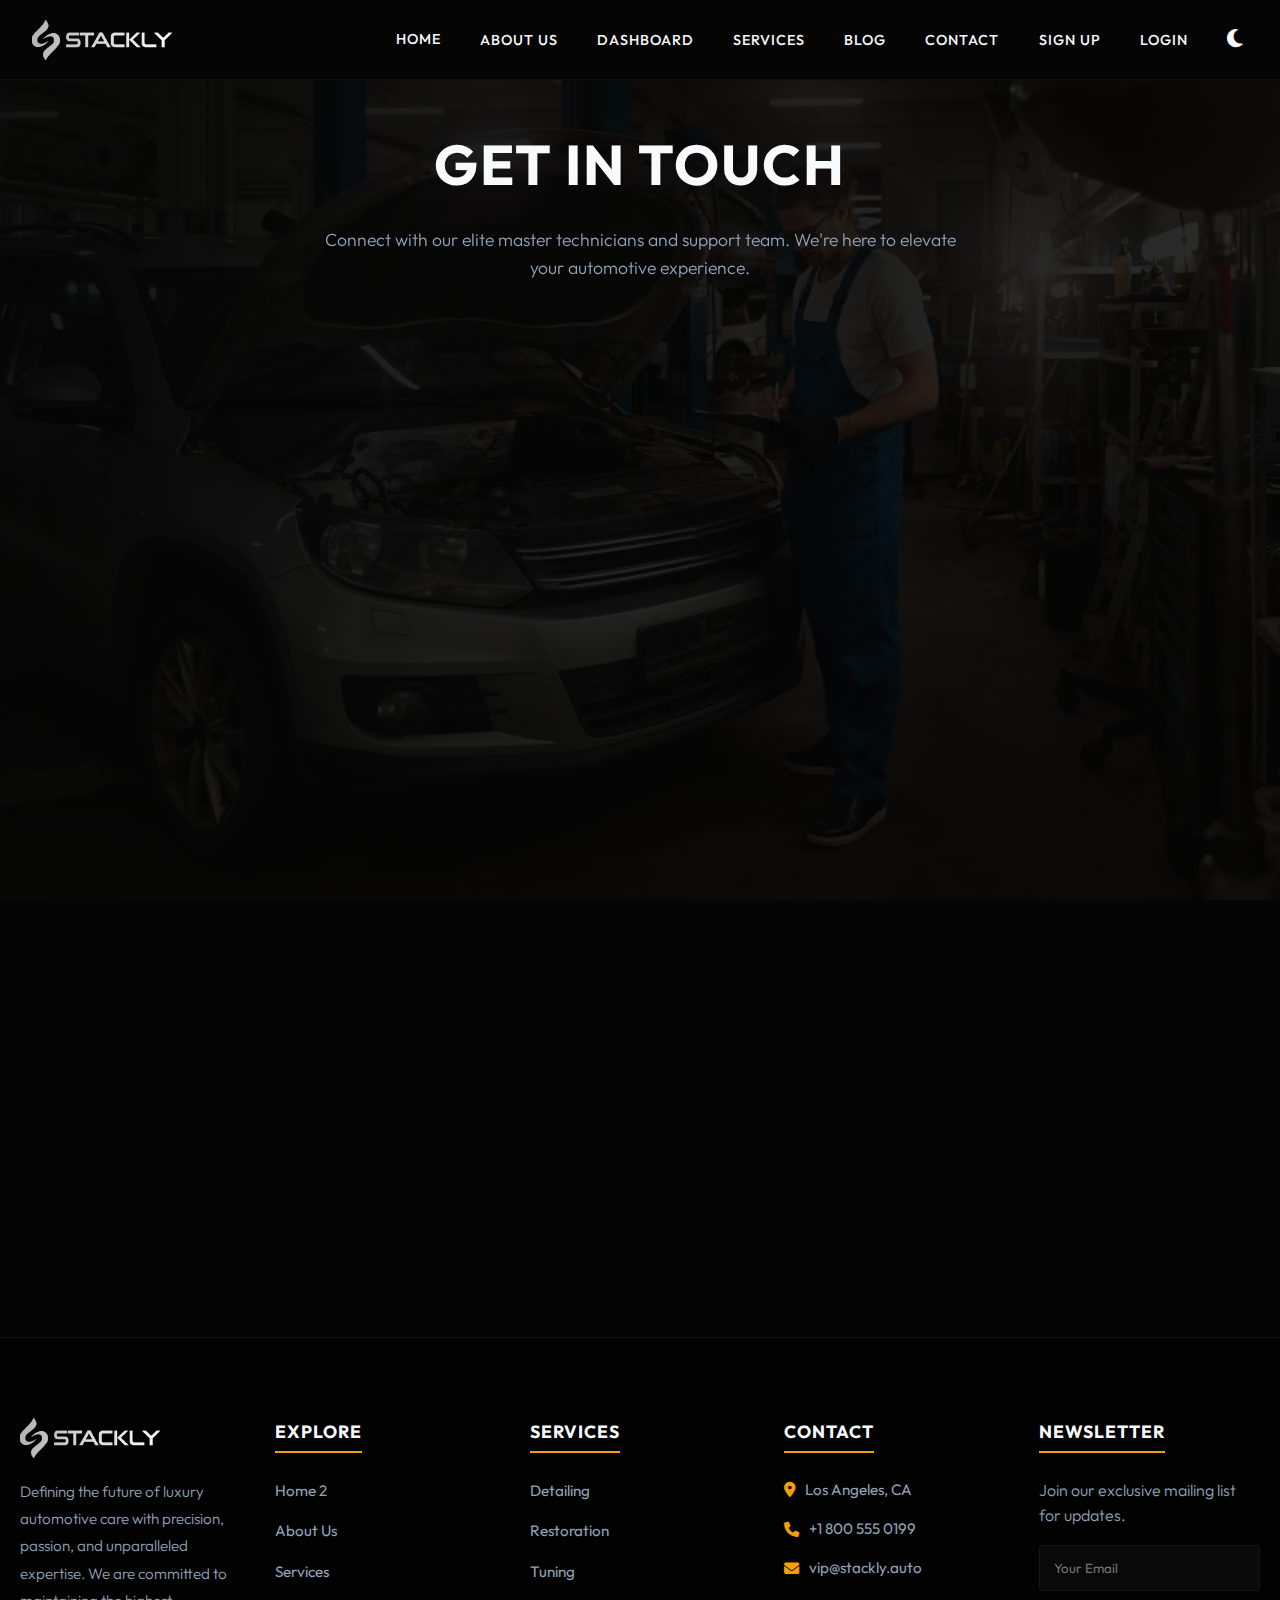
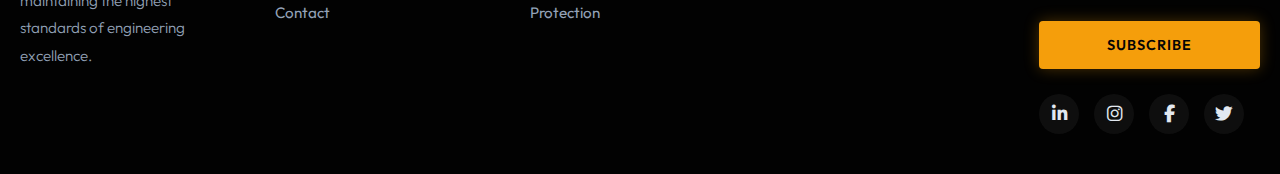
<file: pages/contact.html>
<!DOCTYPE html>
<html lang="en">

<head>
    <meta charset="UTF-8">
    <meta name="viewport" content="width=device-width, initial-scale=1.0">
    <title>Stackly | Contact Us</title>
    <link rel="icon" type="image/svg+xml" href="data:image/svg+xml,<svg xmlns='http://www.w3.org/2000/svg' viewBox='0 0 512 512'><path fill='%23f59e0b' d='M135.2 117.4L109.1 192H402.9l-26.1-74.6C372.3 104.6 360.2 96 346.6 96H165.4c-13.6 0-25.7 8.6-30.2 21.4zM39.6 196.8L74.8 96.3C88.3 57.8 124.6 32 165.4 32H346.6c40.8 0 77.1 25.8 90.6 64.3l35.2 100.5c23.2 9.6 39.6 32.5 39.6 59.2V400v48c0 17.7-14.3 32-32 32H448c-17.7 0-32-14.3-32-32V400H96v48c0 17.7-14.3 32-32 32H32c-17.7 0-32-14.3-32-32V400 256c0-26.7 16.4-49.6 39.6-59.2zM128 288a32 32 0 1 0 -64 0 32 32 0 1 0 64 0zm288 32a32 32 0 1 0 0-64 32 32 0 1 0 0 64z'/></svg>">
    <link rel="stylesheet" href="../css/contact.css">
    <link rel="preconnect" href="https://fonts.googleapis.com">
    <link rel="preconnect" href="https://fonts.gstatic.com" crossorigin>
    <link href="https://fonts.googleapis.com/css2?family=Outfit:wght@300;400;500;600;700&display=swap" rel="stylesheet">
    <link rel="stylesheet" href="https://cdnjs.cloudflare.com/ajax/libs/font-awesome/6.4.0/css/all.min.css">
</head>

<body>
    <script>
        if (localStorage.getItem('stackly-theme') === 'light') {
            document.body.classList.add('light-theme');
        }
    </script>

    <div id="page-loader">
        <div class="loader-content">
            <img src="../assets/Header/logo.webp" alt="Stackly Logo" class="loader-img">
            <p>Loading Experience...</p>
        </div>
    </div>

    <div class="page-bg">
        <img src="../assets/Banner1/slide3.webp" alt="Stackly Background">
        <div class="overlay-gradient"></div>
    </div>

    <header class="headerWrap" id="main-header">
        <div class="imgWrap">
            <a href="../index.html">
                <img src="../assets/Header/logo.webp" alt="Stackly Logo" class="site-logo">
            </a>
        </div>
        
        <div class="hamburger" id="hamburger-btn">
            <i class="fa-solid fa-bars"></i>
        </div>

        <nav class="linksWrap" id="nav-links">
            <div class="topCloseBtn" id="close-btn">
                <i class="fa-solid fa-times"></i>
            </div>
            <ul>
                <li class="dropdown" id="home-dropdown">
                    <div class="dropdownHeader">
                        <a href="javascript:void(0)" class="homePageLink" id="home-nav-link">Home</a>
                        <button class="dropdownToggle" aria-label="Toggle dropdown" id="dropdown-toggle-btn">
                            <i class="fa-solid fa-chevron-down"></i>
                        </button>
                    </div>
                    <ul class="dropdownMenu" id="dropdown-menu">
                        <li><a href="../index.html">Home 1</a></li>
                        <li><a href="home2.html">Home 2</a></li>
                    </ul>
                </li>
                <li><a href="about.html">About Us</a></li>
                <li><a href="dashboard.html">DashBoard</a></li>
                <li><a href="services.html">Services</a></li>
                <li><a href="blog.html">Blog</a></li>
                <li><a href="contact.html">Contact</a></li>
                <li><a href="signup.html">Sign Up</a></li>
                <li><a href="login.html">Login</a></li>
                <li class="theme-toggle-li">
                    <button id="theme-toggle-btn" aria-label="Toggle Theme">
                        <i class="fa-solid fa-sun" id="theme-icon"></i>
                    </button>
                </li>
            </ul>
        </nav>
        
        <div class="menuOverlay" id="menu-overlay"></div>
    </header>

    <main class="contact-main">
        
        <section class="contact-header-section fade-in">
            <div class="container">
                <h1>Get In Touch</h1>
                <p>Connect with our elite master technicians and support team. We're here to elevate your automotive experience.</p>
            </div>
        </section>

        <section class="contact-content-section container">
            
            <div class="contact-info-side fade-in-up">
                <h2>Contact Information</h2>
                <p class="info-desc">Reach out directly or visit our premium facility. We prioritize every client with utmost confidentiality and care.</p>
                
                <ul class="contact-details-list">
                    <li>
                        <div class="icon-box"><i class="fa-solid fa-location-dot"></i></div>
                        <div class="text-box">
                            <strong>Headquarters</strong>
                            <span>100 Elite Motorway, Los Angeles, CA 90210</span>
                        </div>
                    </li>
                    <li>
                        <div class="icon-box"><i class="fa-solid fa-phone"></i></div>
                        <div class="text-box">
                            <strong>VIP Hotline</strong>
                            <span>+1 800 555 0199</span>
                        </div>
                    </li>
                    <li>
                        <div class="icon-box"><i class="fa-solid fa-envelope"></i></div>
                        <div class="text-box">
                            <strong>Email Address</strong>
                            <span>vip@stackly.auto</span>
                        </div>
                    </li>
                </ul>

                <div class="social-connections">
                    <strong>Connect With Us</strong>
                    <div class="media">
                        <a href="error.html" class="socialLink"><i class="fa-brands fa-linkedin-in"></i></a>
                        <a href="error.html" class="socialLink"><i class="fa-brands fa-instagram"></i></a>
                        <a href="error.html" class="socialLink"><i class="fa-brands fa-facebook-f"></i></a>
                        <a href="error.html" class="socialLink"><i class="fa-brands fa-twitter"></i></a>
                    </div>
                </div>

                <a href="https://maps.app.goo.gl/rn1GGnLcEyUYkN9E8" target="_blank" class="map-link-box">
                    <div class="map-overlay"></div>
                    <div class="map-content">
                        <i class="fa-solid fa-map-location-dot"></i>
                        <span>View Exact Location</span>
                    </div>
                </a>
            </div>

            <div class="contact-form-side fade-in-up" style="animation-delay: 0.2s;">
                <h2>Send a Message</h2>
                <form id="contact-form" novalidate>
                    
                    <div class="form-group">
                        <label for="fullname">Full Name <span class="required">*</span></label>
                        <div class="input-wrapper">
                            <i class="fa-regular fa-user"></i>
                            <input type="text" id="fullname" name="fullname" placeholder="Enter your full name" autocomplete="name">
                        </div>
                        <span class="error-msg" id="name-error"></span>
                    </div>

                    <div class="form-group">
                        <label for="email">Email Address <span class="required">*</span></label>
                        <div class="input-wrapper">
                            <i class="fa-regular fa-envelope"></i>
                            <input type="email" id="email" name="email" placeholder="vip@example.com" autocomplete="email">
                        </div>
                        <span class="error-msg" id="email-error"></span>
                    </div>

                    <div class="form-group">
                        <label for="phone">Phone Number (Optional)</label>
                        <div class="input-wrapper">
                            <i class="fa-solid fa-phone"></i>
                            <input type="tel" id="phone" name="phone" placeholder="10-digit number" autocomplete="tel">
                        </div>
                        <span class="error-msg" id="phone-error"></span>
                    </div>

                    <div class="form-group">
                        <label for="service">Type of Service Needed <span class="required">*</span></label>
                        <div class="input-wrapper select-wrapper">
                            <i class="fa-solid fa-wrench"></i>
                            <select id="service" name="service">
                                <option value="" disabled selected>Select a service</option>
                                <option value="diagnostics">Advanced Diagnostics</option>
                                <option value="restoration">Vehicle Restoration</option>
                                <option value="tuning">Engine Tuning</option>
                                <option value="detailing">Premium Detailing</option>
                                <option value="other">Other Inquiry</option>
                            </select>
                            <i class="fa-solid fa-chevron-down select-caret"></i>
                        </div>
                        <span class="error-msg" id="service-error"></span>
                    </div>

                    <div class="form-group">
                        <label for="remarks">Remarks <span class="required">*</span></label>
                        <div class="input-wrapper textarea-wrapper">
                            <i class="fa-regular fa-comment-dots"></i>
                            <textarea id="remarks" name="remarks" placeholder="Provide details about your vehicle and requirements..."></textarea>
                        </div>
                        <span class="error-msg" id="remarks-error"></span>
                    </div>

                    <div class="form-actions">
                        <button type="button" id="verify-btn" class="btn btn-outline verify-btn">
                            <i class="fa-solid fa-shield-halved"></i> Verify Identity
                        </button>
                        <span class="error-msg" id="verify-error"></span>
                    </div>

                    <button type="submit" class="btn btn-glow full-width submit-btn">Submit Request</button>

                </form>
            </div>

        </section>
    </main>

    <footer>
        <div class="footerWrap container">
            <div class="box">
                <div class="logoContainer">
                    <div class="logo">
                        <img src="../assets/Header/logo.webp" alt="Stackly Logo" class="footer-logo site-logo">
                    </div>
                </div>
                <p class="footer-desc">
                    Defining the future of luxury automotive care with precision, passion, and unparalleled expertise. We are committed to maintaining the highest standards of engineering excellence.
                </p>
            </div>

            <div class="box">
                <h4>Explore</h4>
                <ul class="footer-links">
                    <li><a href="home2.html">Home 2</a></li>
                    <li><a href="about.html">About Us</a></li>
                    <li><a href="services.html">Services</a></li>
                    <li><a href="contact.html">Contact</a></li>
                </ul>
            </div>

            <div class="box">
                <h4>Services</h4>
                <ul class="footer-links">
                    <li><a href="error.html">Detailing</a></li>
                    <li><a href="error.html">Restoration</a></li>
                    <li><a href="error.html">Tuning</a></li>
                    <li><a href="error.html">Protection</a></li>
                </ul>
            </div>

            <div class="box">
                <h4>Contact</h4>
                <ul class="contactInfo">
                    <li><i class="fa-solid fa-location-dot"></i><span> Los Angeles, CA</span></li>
                    <li><i class="fa-solid fa-phone"></i> +1 800 555 0199</li>
                    <li><i class="fa-solid fa-envelope"></i> vip@stackly.auto</li>
                </ul>
            </div>

            <div class="box">
                <h4>Newsletter</h4>
                <p>Join our exclusive mailing list for updates.</p>
                <form id="footer-newsletter-form" class="subscribe-form" novalidate>
                    <input type="email" id="newsletter-email" name="email" placeholder="Your Email" autocomplete="email">
                    <span id="newsletter-error" style="color: var(--error-color); font-size: 0.8rem; display: block; margin-top: -5px; min-height: 15px;"></span>
                    <button type="submit" class="btn btn-glow full-width">Subscribe</button>
                </form>
                <div class="media">
                    <a href="error.html" class="socialLink" aria-label="LinkedIn"><i class="fa-brands fa-linkedin-in"></i></a>
                    <a href="error.html" class="socialLink" aria-label="Instagram"><i class="fa-brands fa-instagram"></i></a>
                    <a href="error.html" class="socialLink" aria-label="Facebook"><i class="fa-brands fa-facebook-f"></i></a>
                    <a href="error.html" class="socialLink" aria-label="Twitter"><i class="fa-brands fa-twitter"></i></a>
                </div>
            </div>
        </div>
    </footer>

    <script>
        // --- Page Loader & Transitions ---
        window.addEventListener('load', () => {
            const loader = document.getElementById('page-loader');
            loader.style.opacity = '0';
            setTimeout(() => { loader.style.display = 'none'; }, 300);
        });

        document.querySelectorAll('a').forEach(link => {
            link.addEventListener('click', function(e) {
                const href = this.getAttribute('href');
                if (href && href !== '#' && !href.startsWith('javascript') && !href.startsWith('http')) {
                    e.preventDefault();
                    const loader = document.getElementById('page-loader');
                    loader.style.display = 'flex';
                    setTimeout(() => { loader.style.opacity = '1'; }, 10);
                    setTimeout(() => { window.location.href = href; }, 400); 
                }
            });
        });

        // --- Hamburger Menu Logic ---
        const hamburgerBtn = document.getElementById('hamburger-btn');
        const closeBtn = document.getElementById('close-btn');
        const navLinks = document.getElementById('nav-links');
        const menuOverlay = document.getElementById('menu-overlay');
        const dropdownToggleBtn = document.getElementById('dropdown-toggle-btn');
        const homeNavLink = document.getElementById('home-nav-link');
        const dropdownMenu = document.getElementById('dropdown-menu');
        const body = document.body;

        function openMenu() {
            navLinks.classList.add('showMenu');
            menuOverlay.style.display = 'block';
            body.classList.add('menu-open'); 
        }

        function closeMenu() {
            navLinks.classList.remove('showMenu');
            menuOverlay.style.display = 'none';
            body.classList.remove('menu-open'); 
            dropdownMenu.classList.remove('showDropdown');
        }

        hamburgerBtn.addEventListener('click', (e) => {
            e.stopPropagation();
            if(navLinks.classList.contains('showMenu')) {
                closeMenu();
            } else {
                openMenu();
            }
        });

        closeBtn.addEventListener('click', closeMenu);
        menuOverlay.addEventListener('click', closeMenu);

        // --- CLOSE MENU ON OUTSIDE CLICK ---
        document.addEventListener('click', (e) => {
            if (navLinks.classList.contains('showMenu') && !navLinks.contains(e.target) && !hamburgerBtn.contains(e.target)) {
                closeMenu();
            }
        });

        dropdownToggleBtn.addEventListener('click', (e) => {
            e.preventDefault();
            e.stopPropagation();
            dropdownMenu.classList.toggle('showDropdown');
        });

        homeNavLink.addEventListener('click', (e) => {
            if(window.innerWidth <= 768) {
                e.preventDefault();
                e.stopPropagation();
                dropdownMenu.classList.toggle('showDropdown');
            }
        });

        // --- Theme Toggle Logic ---
        const themeToggleBtn = document.getElementById('theme-toggle-btn');
        const themeIcon = document.getElementById('theme-icon');

        if (localStorage.getItem('stackly-theme') === 'light') {
            themeIcon.classList.remove('fa-moon');
            themeIcon.classList.add('fa-sun');
        } else {
            themeIcon.classList.remove('fa-sun');
            themeIcon.classList.add('fa-moon');
        }
        
        themeToggleBtn.addEventListener('click', () => {
            document.body.classList.toggle('light-theme');
            
            if(document.body.classList.contains('light-theme')){
                themeIcon.classList.remove('fa-moon');
                themeIcon.classList.add('fa-sun');
                localStorage.setItem('stackly-theme', 'light');
            } else {
                themeIcon.classList.remove('fa-sun');
                themeIcon.classList.add('fa-moon');
                localStorage.setItem('stackly-theme', 'dark');
            }
        });

        // --- Sticky Header ---
        const header = document.getElementById('main-header');
        window.addEventListener('scroll', () => {
            if (window.scrollY > 50) {
                header.classList.add('sticky');
            } else {
                header.classList.remove('sticky');
            }
        });

        // --- Fade in Animation ---
        const fadeElems = document.querySelectorAll('.fade-in, .fade-in-up');
        const fadeInObserver = new IntersectionObserver((entries, observer) => {
            entries.forEach(entry => {
                if (entry.isIntersecting) {
                    entry.target.classList.add('visible');
                    observer.unobserve(entry.target);
                }
            });
        }, { threshold: 0.1 });
        fadeElems.forEach(elem => fadeInObserver.observe(elem));


        // --- Contact Form Validation Logic ---
        const form = document.getElementById('contact-form');
        const fullName = document.getElementById('fullname');
        const email = document.getElementById('email');
        const phone = document.getElementById('phone');
        const service = document.getElementById('service');
        const remarks = document.getElementById('remarks');
        const verifyBtn = document.getElementById('verify-btn');
        
        const nameError = document.getElementById('name-error');
        const emailError = document.getElementById('email-error');
        const phoneError = document.getElementById('phone-error');
        const serviceError = document.getElementById('service-error');
        const remarksError = document.getElementById('remarks-error');
        const verifyError = document.getElementById('verify-error');

        let isVerified = false;

        // Full Name STRICTLY characters and spaces only
        fullName.addEventListener('input', function() {
            this.value = this.value.replace(/[^A-Za-z\s]/g, '');
        });

        // Phone number strictly numeric & max 10 logic on input
        phone.addEventListener('input', function() {
            this.value = this.value.replace(/[^0-9]/g, '').slice(0, 10);
        });

        // Verification Button Logic
        verifyBtn.addEventListener('click', () => {
            isVerified = true;
            verifyBtn.classList.add('verified-state');
            verifyBtn.innerHTML = '<i class="fa-solid fa-check-circle"></i> Identity Verified';
            verifyError.innerText = '';
        });

        const isValidEmail = (email) => {
            const re = /^(([^<>()[\]\\.,;:\s@"]+(\.[^<>()[\]\\.,;:\s@"]+)*)|(".+"))@((\[[0-9]{1,3}\.[0-9]{1,3}\.[0-9]{1,3}\.[0-9]{1,3}\])|(([a-zA-Z\-0-9]+\.)+[a-zA-Z]{2,}))$/;
            return re.test(String(email).toLowerCase());
        };

        const isValidName = (name) => {
            // Only letters and spaces allowed
            const re = /^[A-Za-z\s]+$/;
            return re.test(String(name));
        };

        const clearErrors = () => {
            nameError.innerText = '';
            emailError.innerText = '';
            phoneError.innerText = '';
            serviceError.innerText = '';
            remarksError.innerText = '';
            verifyError.innerText = '';
            document.querySelectorAll('.input-wrapper').forEach(wrapper => {
                wrapper.classList.remove('error-border');
            });
        };

        const showError = (element, errorSpan, message) => {
            errorSpan.innerText = message;
            element.parentElement.classList.add('error-border');
        };

        form.addEventListener('submit', (e) => {
            e.preventDefault();
            clearErrors();
            let isFormValid = true;

            // Full Name Check
            if (fullName.value.trim() === '') {
                showError(fullName, nameError, 'Full name is mandatory');
                isFormValid = false;
            } else if (!isValidName(fullName.value.trim())) {
                showError(fullName, nameError, 'Name can only contain letters and spaces');
                isFormValid = false;
            }

            // Email Check
            if (email.value.trim() === '') {
                showError(email, emailError, 'Email is mandatory');
                isFormValid = false;
            } else if (!isValidEmail(email.value.trim())) {
                showError(email, emailError, 'Please enter a valid email address');
                isFormValid = false;
            }

            // Phone Check (Optional, but if filled must be exactly 10 digits)
            if (phone.value.trim() !== '') {
                if (phone.value.length !== 10) {
                    showError(phone, phoneError, 'Phone number must be exactly 10 digits');
                    isFormValid = false;
                }
            }

            // Service Select Check
            if (service.value === '') {
                showError(service, serviceError, 'Please select a type of service');
                isFormValid = false;
            }

            // Remarks Check
            if (remarks.value.trim() === '') {
                showError(remarks, remarksError, 'Remarks are mandatory');
                isFormValid = false;
            }

            // Verify Check
            if (!isVerified) {
                verifyError.innerText = 'Please click the Verify button to proceed';
                isFormValid = false;
            }

            // Successful Navigation
            if (isFormValid) {
                alert("Form submitted successfully!");
                const loader = document.getElementById('page-loader');
                loader.style.display = 'flex';
                setTimeout(() => { loader.style.opacity = '1'; }, 10);
                setTimeout(() => { window.location.href = 'error.html'; }, 400); 
            }
        });


        // --- Footer Newsletter Validation Logic ---
        const footerForm = document.getElementById('footer-newsletter-form');
        const newsletterEmail = document.getElementById('newsletter-email');
        const newsletterError = document.getElementById('newsletter-error');

        footerForm.addEventListener('submit', (e) => {
            e.preventDefault(); // Stop default form submission
            newsletterError.innerText = '';
            newsletterEmail.style.borderColor = '';

            if (newsletterEmail.value.trim() === '') {
                newsletterError.innerText = 'Email is required';
                newsletterEmail.style.borderColor = 'var(--error-color)';
            } else if (!isValidEmail(newsletterEmail.value.trim())) {
                newsletterError.innerText = 'Please enter a valid email address';
                newsletterEmail.style.borderColor = 'var(--error-color)';
            } else {
                alert("Successfully subscribed to the newsletter!");
                newsletterEmail.value = '';
            }
        });

    </script>
</body>
</html>
</file>
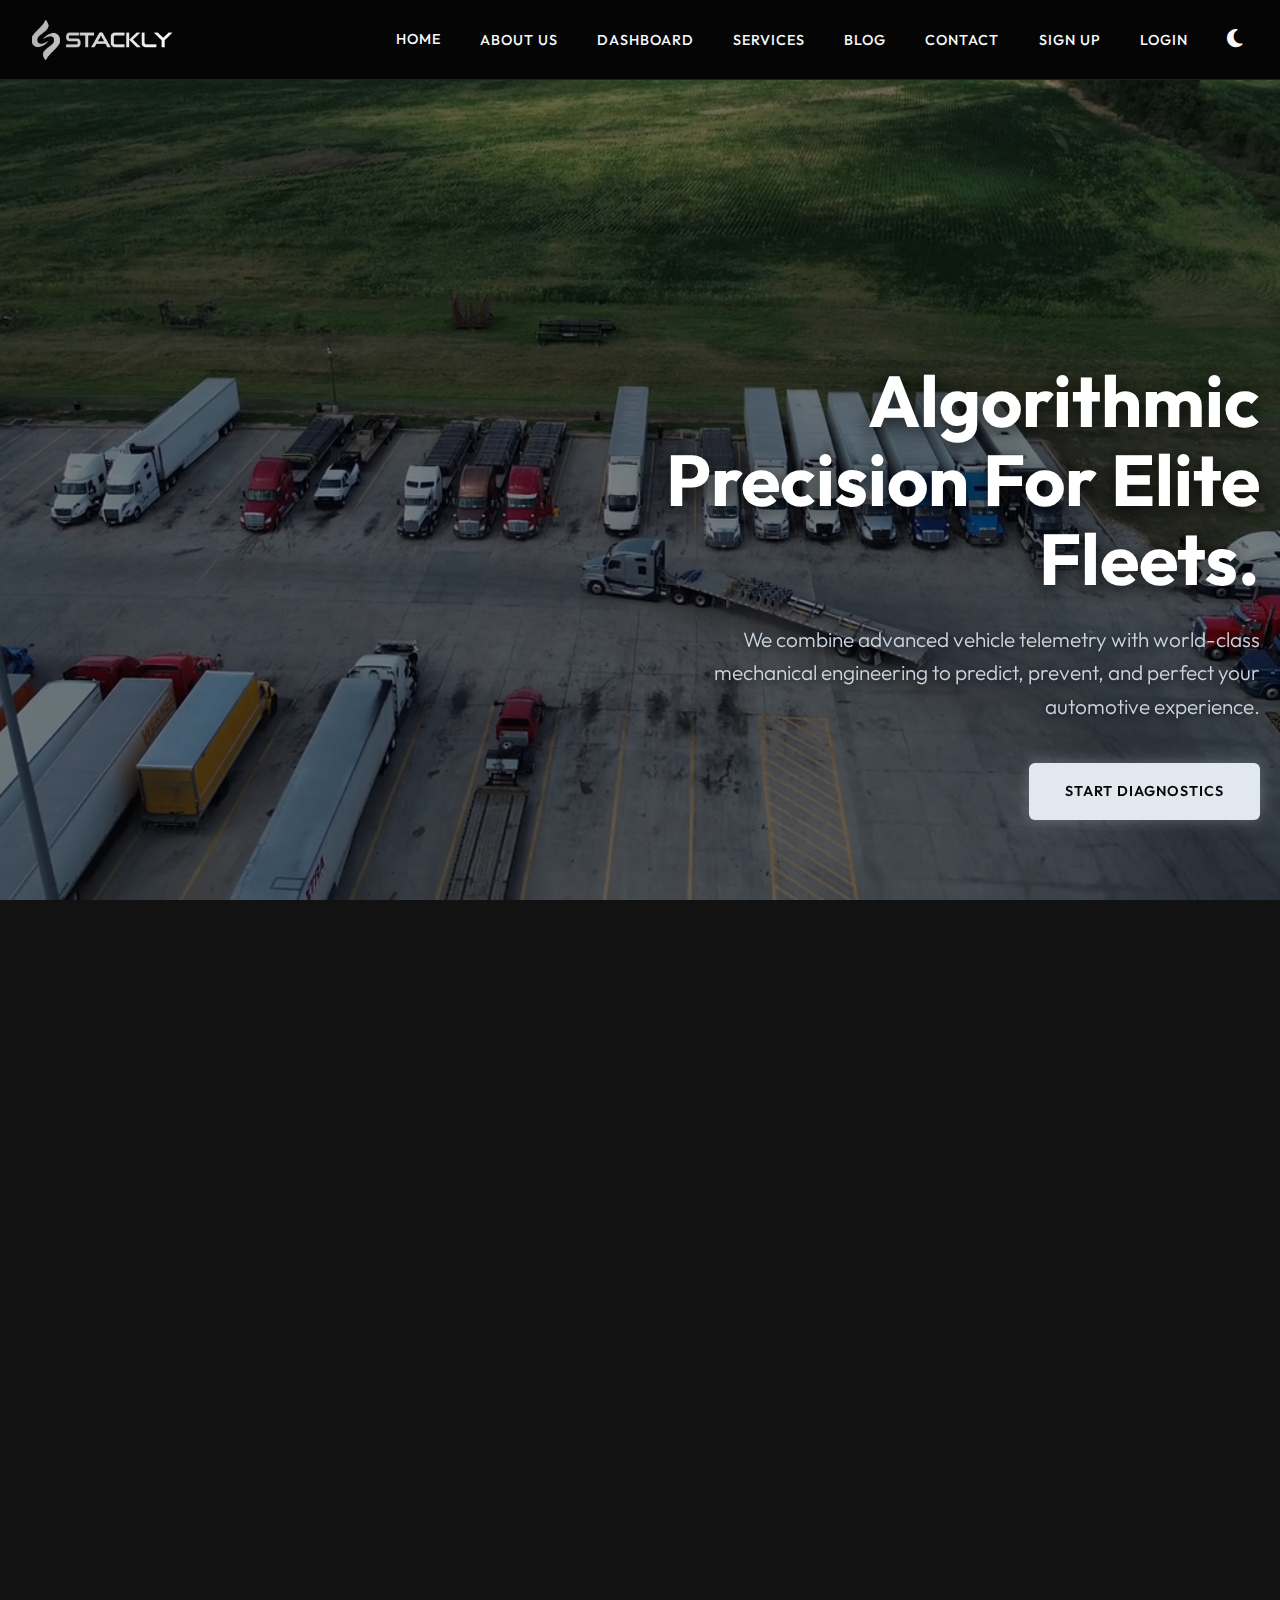
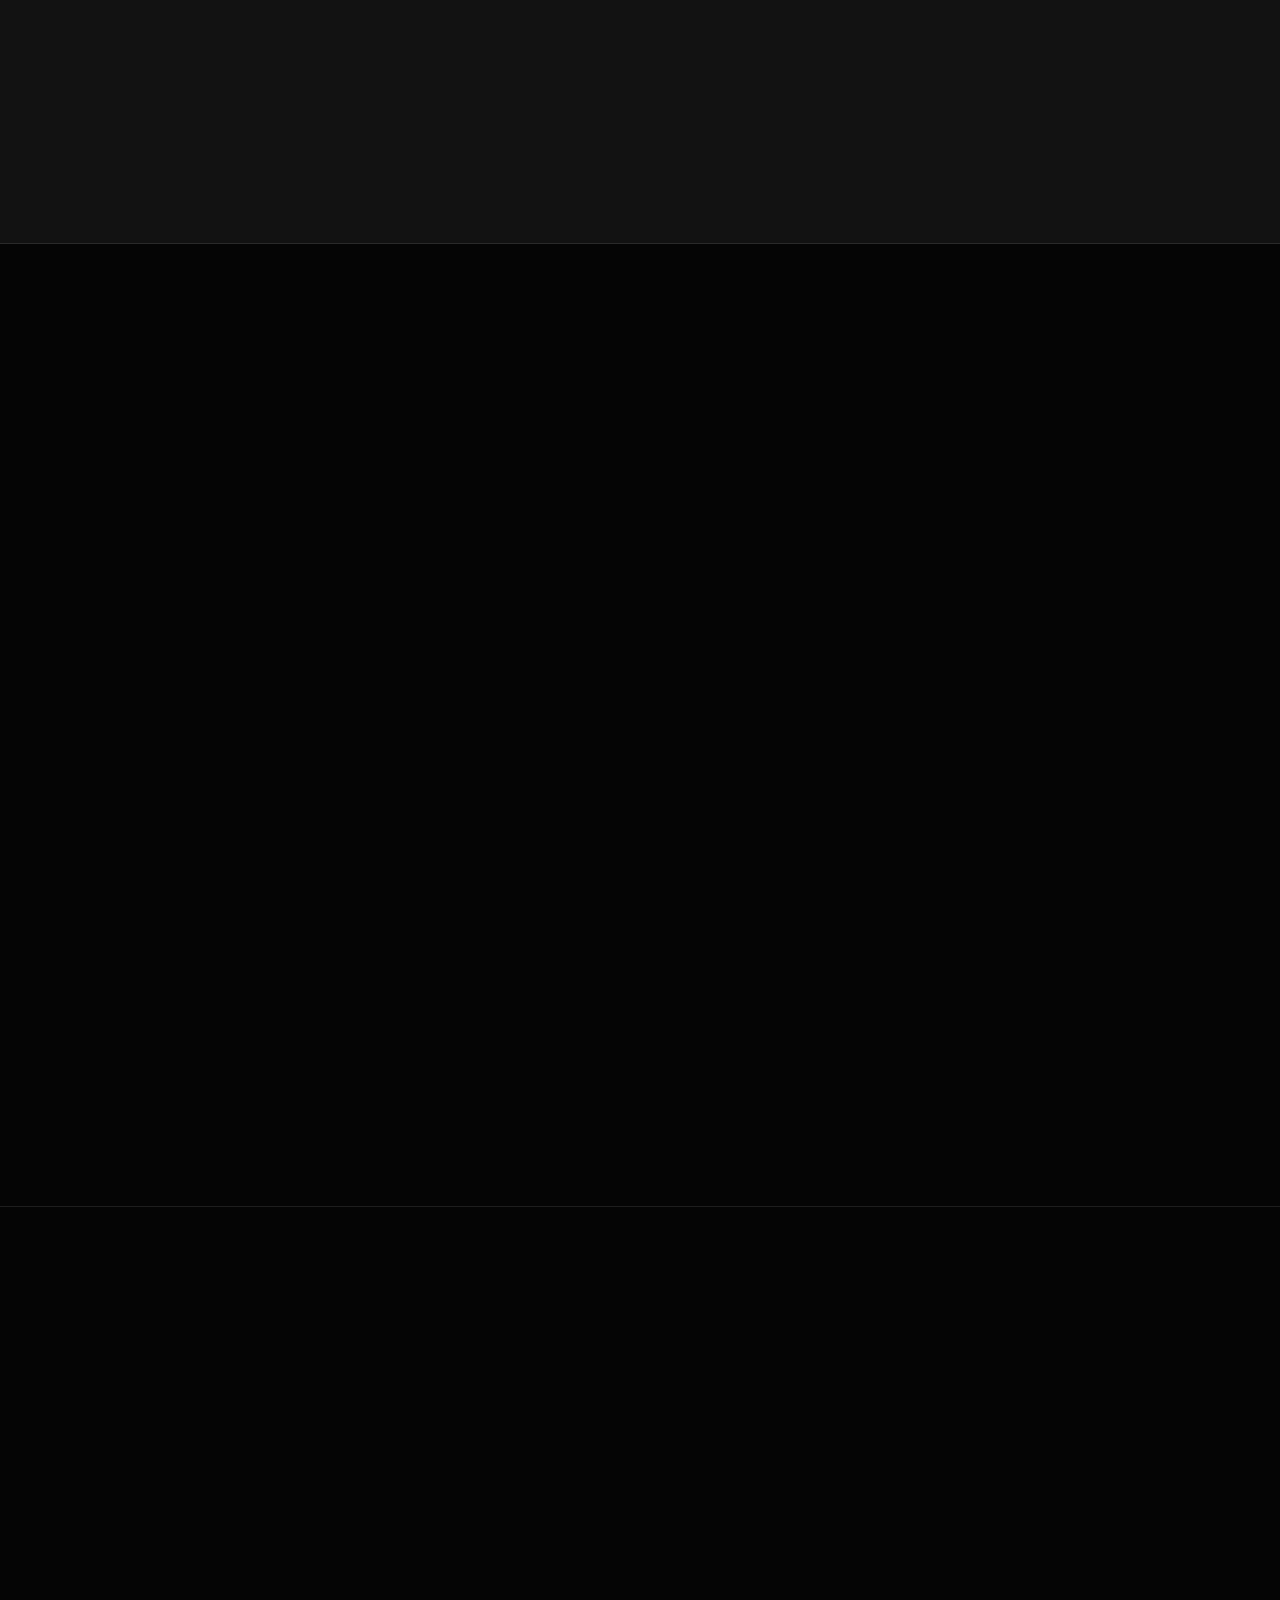
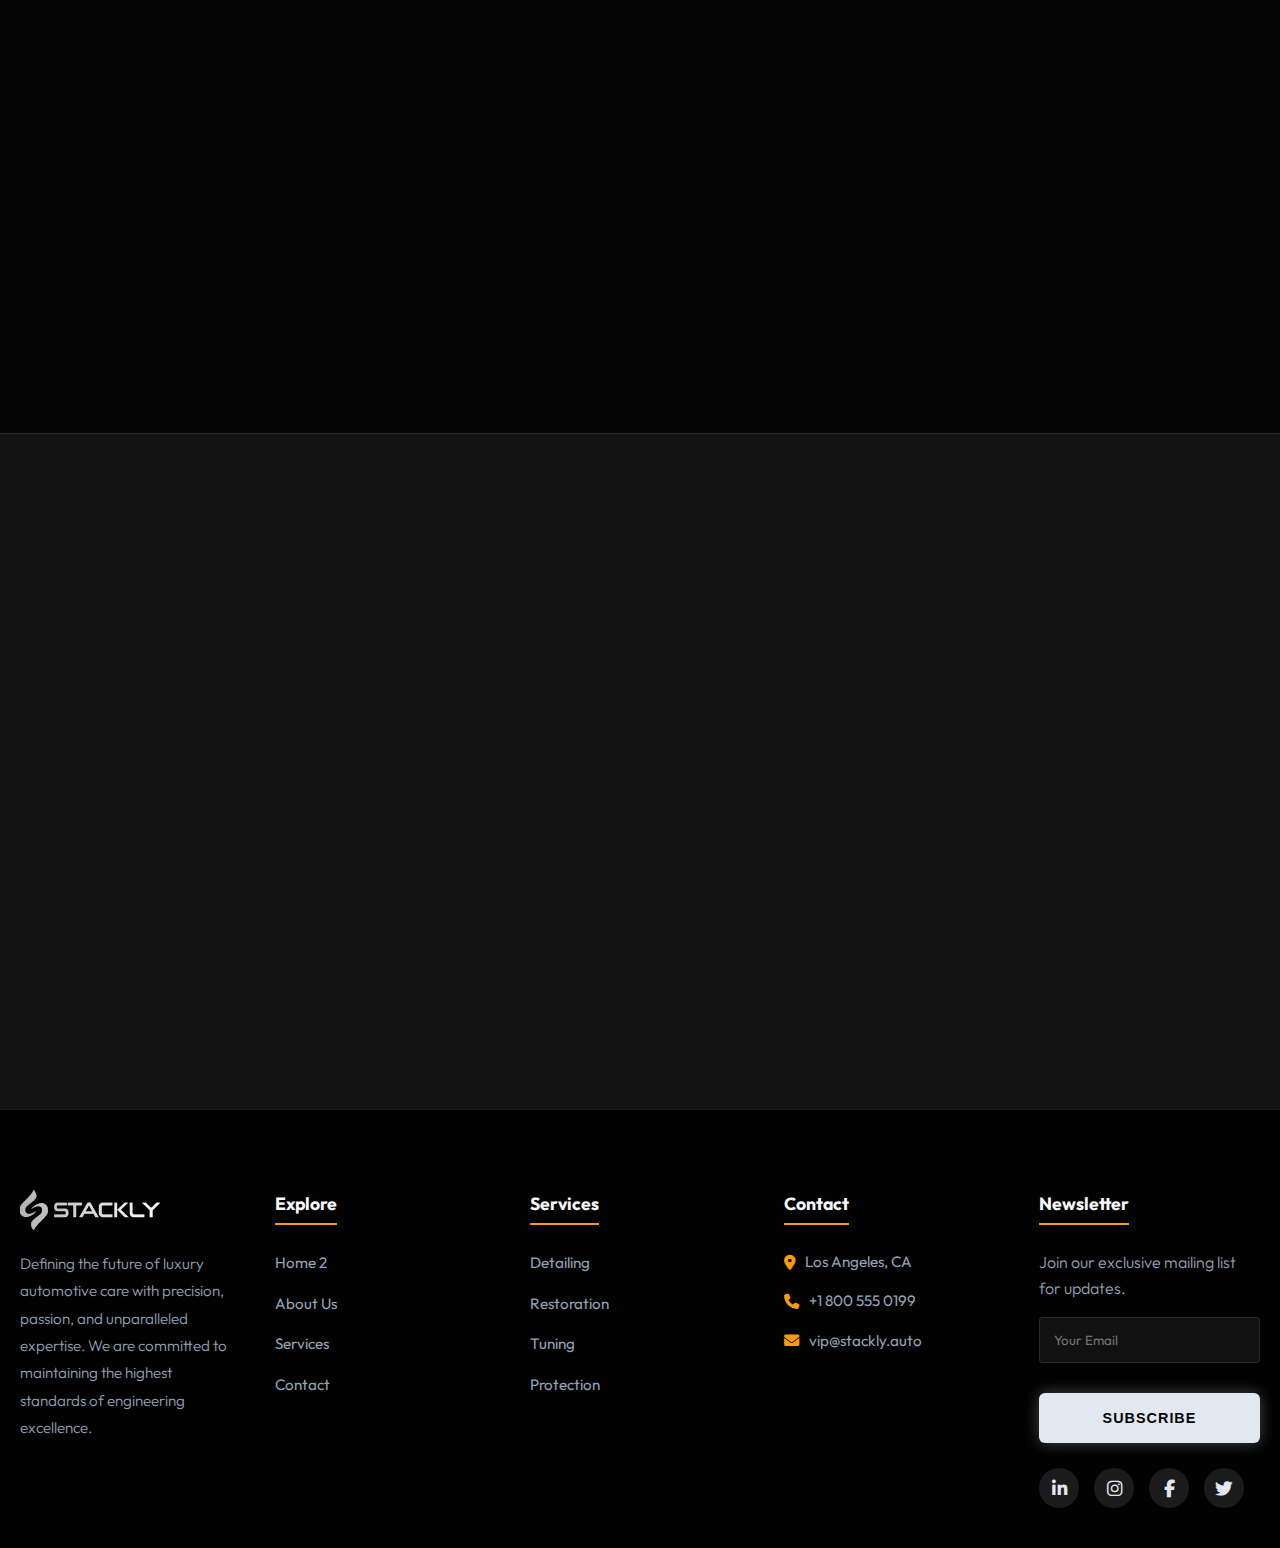
<file: pages/home2.html>
<!DOCTYPE html>
<html lang="en">

<head>
    <meta charset="UTF-8">
    <meta name="viewport" content="width=device-width, initial-scale=1.0">
    <title>Stackly | Digital Fleet & Telemetry</title>
    <link rel="icon" type="image/svg+xml" href="data:image/svg+xml,<svg xmlns='http://www.w3.org/2000/svg' viewBox='0 0 512 512'><path fill='%23f59e0b' d='M135.2 117.4L109.1 192H402.9l-26.1-74.6C372.3 104.6 360.2 96 346.6 96H165.4c-13.6 0-25.7 8.6-30.2 21.4zM39.6 196.8L74.8 96.3C88.3 57.8 124.6 32 165.4 32H346.6c40.8 0 77.1 25.8 90.6 64.3l35.2 100.5c23.2 9.6 39.6 32.5 39.6 59.2V400v48c0 17.7-14.3 32-32 32H448c-17.7 0-32-14.3-32-32V400H96v48c0 17.7-14.3 32-32 32H32c-17.7 0-32-14.3-32-32V400 256c0-26.7 16.4-49.6 39.6-59.2zM128 288a32 32 0 1 0 -64 0 32 32 0 1 0 64 0zm288 32a32 32 0 1 0 0-64 32 32 0 1 0 0 64z'/></svg>">
    <link rel="stylesheet" href="../css/home2.css">
    <link rel="preconnect" href="https://fonts.googleapis.com">
    <link rel="preconnect" href="https://fonts.gstatic.com" crossorigin>
    <link href="https://fonts.googleapis.com/css2?family=Outfit:wght@300;400;500;600;700;800&display=swap" rel="stylesheet">
    <link rel="stylesheet" href="https://cdnjs.cloudflare.com/ajax/libs/font-awesome/6.4.0/css/all.min.css">
</head>

<body>
    <script>
        if (localStorage.getItem('stackly-theme') === 'light') {
            document.body.classList.add('light-theme');
        }
    </script>

    <div id="page-loader">
        <div class="loader-content">
            <img src="../assets/Header/logo.webp" alt="Stackly Logo" class="loader-img">
            <p>Initializing Telemetry...</p>
        </div>
    </div>

    <header class="headerWrap" id="main-header">
        <div class="imgWrap">
            <a href="../index.html">
                <img src="../assets/Header/logo.webp" alt="Stackly Logo" class="site-logo">
            </a>
        </div>
        
        <div class="hamburger" id="hamburger-btn">
            <i class="fa-solid fa-bars"></i>
        </div>

        <nav class="linksWrap" id="nav-links">
            <div class="topCloseBtn" id="close-btn">
                <i class="fa-solid fa-times"></i>
            </div>
            <ul>
                <li class="dropdown" id="home-dropdown">
                    <div class="dropdownHeader">
                        <a href="javascript:void(0)" class="homePageLink" id="home-nav-link">Home</a>
                        <button class="dropdownToggle" aria-label="Toggle dropdown" id="dropdown-toggle-btn">
                            <i class="fa-solid fa-chevron-down"></i>
                        </button>
                    </div>
                    <ul class="dropdownMenu" id="dropdown-menu">
                        <li><a href="../index.html">Home 1</a></li>
                        <li><a href="./home2.html">Home 2</a></li>
                    </ul>
                </li>
                <li><a href="./about.html">About Us</a></li>
                <li><a href="./dashboard.html">DashBoard</a></li>
                <li><a href="./services.html">Services</a></li>
                <li><a href="./blog.html">Blog</a></li>
                <li><a href="./contact.html">Contact</a></li>
                <li><a href="./signup.html">Sign Up</a></li>
                <li><a href="./login.html">Login</a></li>
                <li class="theme-toggle-li">
                    <button id="theme-toggle-btn" aria-label="Toggle Theme">
                        <i class="fa-solid fa-sun" id="theme-icon"></i>
                    </button>
                </li>
            </ul>
        </nav>
        
        <div class="menuOverlay" id="menu-overlay"></div>
    </header>

    <main>
        
        <section class="saas-hero-section">
            <div class="overlay-dark-heavy"></div>
            <video src="../assets/HomePage2/bg1.mp4" autoplay muted loop playsinline class="hero-video"></video>
            
            <div class="container hero-layout-bottom-right">
                <div class="hero-content-right fade-in">
                    <h1>Algorithmic Precision For Elite Fleets.</h1>
                    <p>We combine advanced vehicle telemetry with world-class mechanical engineering to predict, prevent, and perfect your automotive experience.</p>
                    <div class="hero-buttons">
                        <a href="./error.html" class="btn btn-glow">Start Diagnostics</a>
                    </div>
                </div>
            </div>
        </section>

        <section class="interactive-grid-section">
            <div class="container">
                <div class="section-header text-center fade-in">
                    <h2>Core Telemetry Modules</h2>
                    <p class="extended-para">Discover our data-driven approach to automotive longevity. We do not just fix cars; we anticipate their needs through state-of-the-art sensory arrays and big data analysis. Every module is built to ensure your vehicle is always performing at its absolute peak, minimizing downtime and maximizing output.</p>
                </div>

                <div class="niche-grid">
                    
                    <div class="niche-item fade-in">
                        <div class="niche-photo-box">
                            <img src="../assets/HomePage2/Home2Hero/1.webp" alt="Predictive Maintenance">
                            <div class="photo-overlay"></div>
                            
                            <div class="state-unhover">
                                <h1>Predictive AI</h1>
                                <h5>Anticipating mechanical wear.</h5>
                            </div>

                            <div class="state-hover">
                                <a href="./error.html" class="btn btn-glow">Access Module</a>
                            </div>
                        </div>
                        <div class="expand-trigger" onclick="toggleExpand('expand-1')">Expand Technical Details ▼</div>
                        <div class="expandable-content" id="expand-1">
                            <p>Our proprietary algorithms continuously analyze your vehicle's ECU data streams, mapping stress points and fluid degradation to schedule maintenance dynamically. We utilize over 50 data points per second to catch micro-fractures in transmission gears and irregular combustion patterns before they escalate into catastrophic failures.</p>
                        </div>
                    </div>

                    <div class="niche-item fade-in delay-1">
                        <div class="niche-photo-box">
                            <img src="../assets/HomePage2/Home2Hero/2.webp" alt="Live Telemetry">
                            <div class="photo-overlay"></div>
                            
                            <div class="state-unhover">
                                <h1>Live Telemetry</h1>
                                <h5>Real-time asset tracking.</h5>
                            </div>

                            <div class="state-hover">
                                <a href="./error.html" class="btn btn-glow">Access Module</a>
                            </div>
                        </div>
                        <div class="expand-trigger" onclick="toggleExpand('expand-2')">Expand Technical Details ▼</div>
                        <div class="expandable-content" id="expand-2">
                            <p>Monitor your entire luxury fleet from a centralized cloud dashboard. View live metrics including oil pressure, tire temperatures, and transmission stress during track days or cross-country transport. Our 5G-enabled transmitters ensure you are never disconnected from your vehicle's vital signs, no matter where it is located on the globe.</p>
                        </div>
                    </div>

                    <div class="niche-item fade-in delay-2">
                        <div class="niche-photo-box">
                            <img src="../assets/HomePage2/Home2Hero/3.webp" alt="Over The Air Updates">
                            <div class="photo-overlay"></div>
                            
                            <div class="state-unhover">
                                <h1>OTA Calibration</h1>
                                <h5>Remote engine mapping.</h5>
                            </div>

                            <div class="state-hover">
                                <a href="./error.html" class="btn btn-glow">Access Module</a>
                            </div>
                        </div>
                        <div class="expand-trigger" onclick="toggleExpand('expand-3')">Expand Technical Details ▼</div>
                        <div class="expandable-content" id="expand-3">
                            <p>Seamlessly adjust shift points and fuel maps without visiting the shop. Our engineers can securely push specialized track, eco, or valet calibrations directly to your vehicle's receiver module globally. This completely eliminates geographic barriers, providing you with an on-demand pit crew directly through the cloud.</p>
                        </div>
                    </div>

                </div>
            </div>
        </section>

        <section class="data-upload-section">
            <div class="container upload-layout">
                <div class="upload-text fade-in">
                    <h2>Submit Vehicle Data Logs</h2>
                    <p>Upload your recent OBD-II scans, dyno sheets, or telemetry logs. Our engineering team will analyze the data and return a comprehensive performance report.</p>
                    
                    <div class="extra-content-box">
                        <h4>Why Upload Your Data?</h4>
                        <p>Our machine learning models compare your logs against a database of thousands of identical vehicles. This allows us to spot anomalies in timing pulls, fuel trims, and boost pressure that standard dealership scanners miss.</p>
                        <p><strong>Response Time:</strong> Detailed PDF reports are generated and emailed back within 24 to 48 hours by a certified master technician.</p>
                    </div>

                    <ul class="upload-benefits">
                        <li><span class="bullet-point"></span> Secure End-to-End Data Encryption</li>
                        <li><span class="bullet-point"></span> Deep-Dive Analytical Feedback</li>
                        <li><span class="bullet-point"></span> Direct Engineer Consultation</li>
                    </ul>
                </div>

                <div class="upload-form-wrapper fade-in delay-1">
                    <form action="./error.html" method="GET" class="saas-form">
                        
                        <div class="form-group">
                            <label for="vehicle-make">Vehicle Make & Model</label>
                            <input type="text" id="vehicle-make" name="vehicle_make" placeholder="e.g., Porsche 911 GT3 RS" required>
                        </div>

                        <div class="form-group">
                            <label for="vehicle-vin">Vehicle Identification Number (VIN)</label>
                            <input type="text" id="vehicle-vin" name="vehicle_vin" placeholder="17-Digit Alphanumeric Code" required minlength="17" maxlength="17">
                        </div>

                        <div class="form-group">
                            <label for="analysis-type">Analysis Required</label>
                            <select id="analysis-type" name="analysis_type" required>
                                <option value="" disabled selected>Select an option...</option>
                                <option value="engine-stress">Engine Stress Analysis</option>
                                <option value="transmission">Transmission Shift Mapping</option>
                                <option value="aerodynamics">Aero & Suspension Telemetry</option>
                                <option value="routine">Routine Diagnostic Check</option>
                            </select>
                        </div>

                        <div class="form-group">
                            <label for="data-file">Upload Data File (.csv, .log, .pdf)</label>
                            <input type="file" id="data-file" name="data_file" accept=".csv, .log, .pdf" required>
                        </div>

                        <button type="submit" class="btn btn-glow full-width">Transmit Data to Engineering</button>
                    </form>
                </div>
            </div>
        </section>

        <section class="fixed-bg-section">
            <div class="fixed-overlay"></div>
            <div class="container relative-z">
                <div class="data-carousel-container fade-in">
                    
                    <div class="carousel-track" id="data-carousel-track">
                        <div class="data-slide">
                            <div class="slide-card">
                                <div class="data-huge">10M+</div>
                                <h2>Data Points Analyzed Daily</h2>
                                <p>Processing complex engine metrics to ensure zero downtime for our exclusive clientele. We track everything from ambient intake temperatures to real-time lateral G-forces.</p>
                                <a href="./error.html" class="btn btn-outline slide-btn">View Metrics</a>
                            </div>
                        </div>
                        <div class="data-slide">
                            <div class="slide-card">
                                <div class="data-huge">99.9%</div>
                                <h2>Fleet Uptime Guarantee</h2>
                                <p>Our predictive maintenance algorithms keep your assets on the road and out of the garage. We order replacement parts before you even realize they are nearing the end of their lifecycle.</p>
                                <a href="./error.html" class="btn btn-outline slide-btn">Read Case Study</a>
                            </div>
                        </div>
                        <div class="data-slide">
                            <div class="slide-card">
                                <div class="data-huge">500+</div>
                                <h2>Elite Vehicles Monitored</h2>
                                <p>From hypercars to armored executive transports, trusted globally by collectors and corporations. Our network is the silent guardian of the world's most prestigious garages.</p>
                                <a href="./error.html" class="btn btn-outline slide-btn">See Roster</a>
                            </div>
                        </div>
                    </div>

                    <div class="carousel-nav">
                        <button class="text-nav-btn" onclick="moveDataCarousel(-1)">PREV</button>
                        <div class="text-dots" id="data-dots"></div>
                        <button class="text-nav-btn" onclick="moveDataCarousel(1)">NEXT</button>
                    </div>

                </div>
            </div>
        </section>

        <section class="company-video-section">
            <div class="container">
                <div class="video-split-layout">
                    <div class="yt-container fade-in">
                        <iframe width="560" height="315" src="https://www.youtube.com/embed/chhmCdYt0iQ?si=pmQWeuNDloTa13NW" title="YouTube video player" frameborder="0" allow="accelerometer; autoplay; clipboard-write; encrypted-media; gyroscope; picture-in-picture; web-share" referrerpolicy="strict-origin-when-cross-origin" allowfullscreen></iframe>
                    </div>

                    <div class="company-context fade-in delay-1">
                        <h2>The Stackly Philosophy</h2>
                        <p>We are more than a mechanic shop. Stackly is a technology company operating within the automotive space. Founded by a syndicate of software engineers and master mechanics, our mission is to eradicate the guesswork from vehicle maintenance.</p>
                        <p>By treating cars as interconnected data nodes rather than mere mechanical objects, we provide an unparalleled level of service, transparency, and performance enhancement.</p>
                        
                        <div class="extra-buttons-group">
                            <a href="./error.html" class="btn btn-glow">Our History</a>
                            <a href="./error.html" class="btn btn-glow">Meet Engineers</a>
                        </div>
                    </div>
                </div>
            </div>
        </section>

    </main>

    <footer>
        <div class="footerWrap container">
            <div class="box">
                <div class="logoContainer">
                    <div class="logo">
                        <img src="../assets/Header/logo.webp" alt="Stackly Logo" class="footer-logo site-logo">
                    </div>
                </div>
                <p class="footer-desc">
                    Defining the future of luxury automotive care with precision, passion, and unparalleled expertise. We are committed to maintaining the highest standards of engineering excellence.
                </p>
            </div>

            <div class="box">
                <h4>Explore</h4>
                <ul class="footer-links">
                    <li><a href="./home2.html">Home 2</a></li>
                    <li><a href="./about.html">About Us</a></li>
                    <li><a href="./services.html">Services</a></li>
                    <li><a href="./contact.html">Contact</a></li>
                </ul>
            </div>

            <div class="box">
                <h4>Services</h4>
                <ul class="footer-links">
                    <li><a href="./error.html">Detailing</a></li>
                    <li><a href="./error.html">Restoration</a></li>
                    <li><a href="./error.html">Tuning</a></li>
                    <li><a href="./error.html">Protection</a></li>
                </ul>
            </div>

            <div class="box">
                <h4>Contact</h4>
                <ul class="contactInfo">
                    <li><i class="fa-solid fa-location-dot"></i><span> Los Angeles, CA</span></li>
                    <li><i class="fa-solid fa-phone"></i> +1 800 555 0199</li>
                    <li><i class="fa-solid fa-envelope"></i> vip@stackly.auto</li>
                </ul>
            </div>

            <div class="box">
                <h4>Newsletter</h4>
                <p>Join our exclusive mailing list for updates.</p>
                <form id="footer-newsletter-form" class="subscribe-form" novalidate>
                    <label for="newsletter-email" class="sr-only">Your Email</label>
                    <input type="email" id="newsletter-email" name="email" placeholder="Your Email" autocomplete="email">
                    <span id="newsletter-error" style="color: var(--error-color); font-size: 0.8rem; display: block; margin-top: -5px; min-height: 15px;"></span>
                    <button type="submit" class="btn btn-glow full-width">Subscribe</button>
                </form>
                <div class="media">
                    <a href="./error.html" class="socialLink" aria-label="LinkedIn"><i class="fa-brands fa-linkedin-in"></i></a>
                    <a href="./error.html" class="socialLink" aria-label="Instagram"><i class="fa-brands fa-instagram"></i></a>
                    <a href="./error.html" class="socialLink" aria-label="Facebook"><i class="fa-brands fa-facebook-f"></i></a>
                    <a href="./error.html" class="socialLink" aria-label="Twitter"><i class="fa-brands fa-twitter"></i></a>
                </div>
            </div>
        </div>
    </footer>

    <script>
        // 1. Loader
        window.addEventListener('load', () => {
            const loader = document.getElementById('page-loader');
            loader.style.opacity = '0';
            setTimeout(() => { loader.style.display = 'none'; }, 300);
        });

        // 2. Navigation Intercept 
        document.querySelectorAll('a').forEach(link => {
            link.addEventListener('click', function(e) {
                const href = this.getAttribute('href');
                if (href && !href.startsWith('#') && !href.startsWith('javascript')) {
                    e.preventDefault();
                    const loader = document.getElementById('page-loader');
                    loader.style.display = 'flex';
                    setTimeout(() => { loader.style.opacity = '1'; }, 10);
                    setTimeout(() => { window.location.href = href; }, 400); 
                }
            });
        });

        // 3. Hamburger Menu Logic 
        const hamburgerBtn = document.getElementById('hamburger-btn');
        const closeBtn = document.getElementById('close-btn');
        const navLinks = document.getElementById('nav-links');
        const menuOverlay = document.getElementById('menu-overlay');
        const dropdownToggleBtn = document.getElementById('dropdown-toggle-btn');
        const homeNavLink = document.getElementById('home-nav-link');
        const dropdownMenu = document.getElementById('dropdown-menu');
        const body = document.body;

        function openMenu() {
            navLinks.classList.add('showMenu');
            menuOverlay.style.display = 'block';
            body.classList.add('menu-open'); 
        }

        function closeMenu() {
            navLinks.classList.remove('showMenu');
            menuOverlay.style.display = 'none';
            body.classList.remove('menu-open'); 
            dropdownMenu.classList.remove('showDropdown');
        }

        hamburgerBtn.addEventListener('click', (e) => {
            e.stopPropagation();
            if(navLinks.classList.contains('showMenu')) closeMenu(); else openMenu();
        });

        closeBtn.addEventListener('click', closeMenu);
        menuOverlay.addEventListener('click', closeMenu);
        
        // CLOSE MENU ON OUTSIDE CLICK
        document.addEventListener('click', (e) => {
            if (navLinks.classList.contains('showMenu') && !navLinks.contains(e.target) && !hamburgerBtn.contains(e.target)) {
                closeMenu();
            }
        });

        dropdownToggleBtn.addEventListener('click', (e) => {
            e.preventDefault(); e.stopPropagation();
            dropdownMenu.classList.toggle('showDropdown');
        });

        homeNavLink.addEventListener('click', (e) => {
            if(window.innerWidth <= 768) {
                e.preventDefault(); e.stopPropagation();
                dropdownMenu.classList.toggle('showDropdown');
            }
        });

        // 4. Theme Toggle Logic
        const themeToggleBtn = document.getElementById('theme-toggle-btn');
        const themeIcon = document.getElementById('theme-icon');

        if (localStorage.getItem('stackly-theme') === 'light') {
            themeIcon.classList.remove('fa-moon'); themeIcon.classList.add('fa-sun');
        } else {
            themeIcon.classList.remove('fa-sun'); themeIcon.classList.add('fa-moon');
        }
        
        themeToggleBtn.addEventListener('click', () => {
            document.body.classList.toggle('light-theme');
            if(document.body.classList.contains('light-theme')){
                themeIcon.classList.remove('fa-moon'); themeIcon.classList.add('fa-sun');
                localStorage.setItem('stackly-theme', 'light');
            } else {
                themeIcon.classList.remove('fa-sun'); themeIcon.classList.add('fa-moon');
                localStorage.setItem('stackly-theme', 'dark');
            }
        });

        // 5. Sticky Header
        const header = document.getElementById('main-header');
        window.addEventListener('scroll', () => {
            if (window.scrollY > 50) header.classList.add('sticky');
            else header.classList.remove('sticky');
        });

        // 6. Fade in Animation
        const fadeElems = document.querySelectorAll('.fade-in');
        const fadeInObserver = new IntersectionObserver((entries, observer) => {
            entries.forEach(entry => {
                if (entry.isIntersecting) {
                    entry.target.classList.add('visible');
                    observer.unobserve(entry.target);
                }
            });
        }, { threshold: 0.1 });
        fadeElems.forEach(elem => fadeInObserver.observe(elem));

        // 7. Expandable Description Toggle
        window.toggleExpand = function(id) {
            const content = document.getElementById(id);
            if (content.style.maxHeight && content.style.maxHeight !== '0px') {
                content.style.maxHeight = '0px';
                content.style.opacity = '0';
                content.style.marginTop = '0px';
            } else {
                content.style.maxHeight = content.scrollHeight + "px";
                content.style.opacity = '1';
                content.style.marginTop = '15px';
            }
        }

        // 8. Fixed Background Carousel Logic
        const track = document.getElementById('data-carousel-track');
        const slides = Array.from(track.children);
        const dotsNav = document.getElementById('data-dots');
        let currentSlide = 0;

        slides.forEach((_, index) => {
            const dot = document.createElement('span');
            dot.classList.add('text-dot');
            if(index === 0) dot.classList.add('active');
            dotsNav.appendChild(dot);
            
            dot.addEventListener('click', () => {
                goToSlide(index);
            });
        });
        const dotsArray = Array.from(dotsNav.children);

        function goToSlide(index) {
            track.style.transform = `translateX(-${index * 100}%)`;
            dotsArray.forEach(d => d.classList.remove('active'));
            dotsArray[index].classList.add('active');
            currentSlide = index;
        }

        window.moveDataCarousel = function(direction) {
            let target = currentSlide + direction;
            if (target < 0) target = slides.length - 1;
            if (target >= slides.length) target = 0;
            goToSlide(target);
        }

        // Auto play data carousel
        setInterval(() => {
            moveDataCarousel(1);
        }, 6000);

        // --- Footer Newsletter Validation Logic ---
        const footerForm = document.getElementById('footer-newsletter-form');
        const newsletterEmail = document.getElementById('newsletter-email');
        const newsletterError = document.getElementById('newsletter-error');

        const isValidEmail = (email) => {
            const re = /^(([^<>()[\]\\.,;:\s@"]+(\.[^<>()[\]\\.,;:\s@"]+)*)|(".+"))@((\[[0-9]{1,3}\.[0-9]{1,3}\.[0-9]{1,3}\.[0-9]{1,3}\])|(([a-zA-Z\-0-9]+\.)+[a-zA-Z]{2,}))$/;
            return re.test(String(email).toLowerCase());
        };

        footerForm.addEventListener('submit', (e) => {
            e.preventDefault(); // Stop default form submission
            newsletterError.innerText = '';
            newsletterEmail.style.borderColor = '';

            if (newsletterEmail.value.trim() === '') {
                newsletterError.innerText = 'Email is required';
                newsletterEmail.style.borderColor = 'var(--error-color)';
            } else if (!isValidEmail(newsletterEmail.value.trim())) {
                newsletterError.innerText = 'Please enter a valid email address';
                newsletterEmail.style.borderColor = 'var(--error-color)';
            } else {
                // Success case
                alert("Successfully subscribed to the newsletter!");
                newsletterEmail.value = '';
            }
        });

    </script>
</body>
</html>
</file>
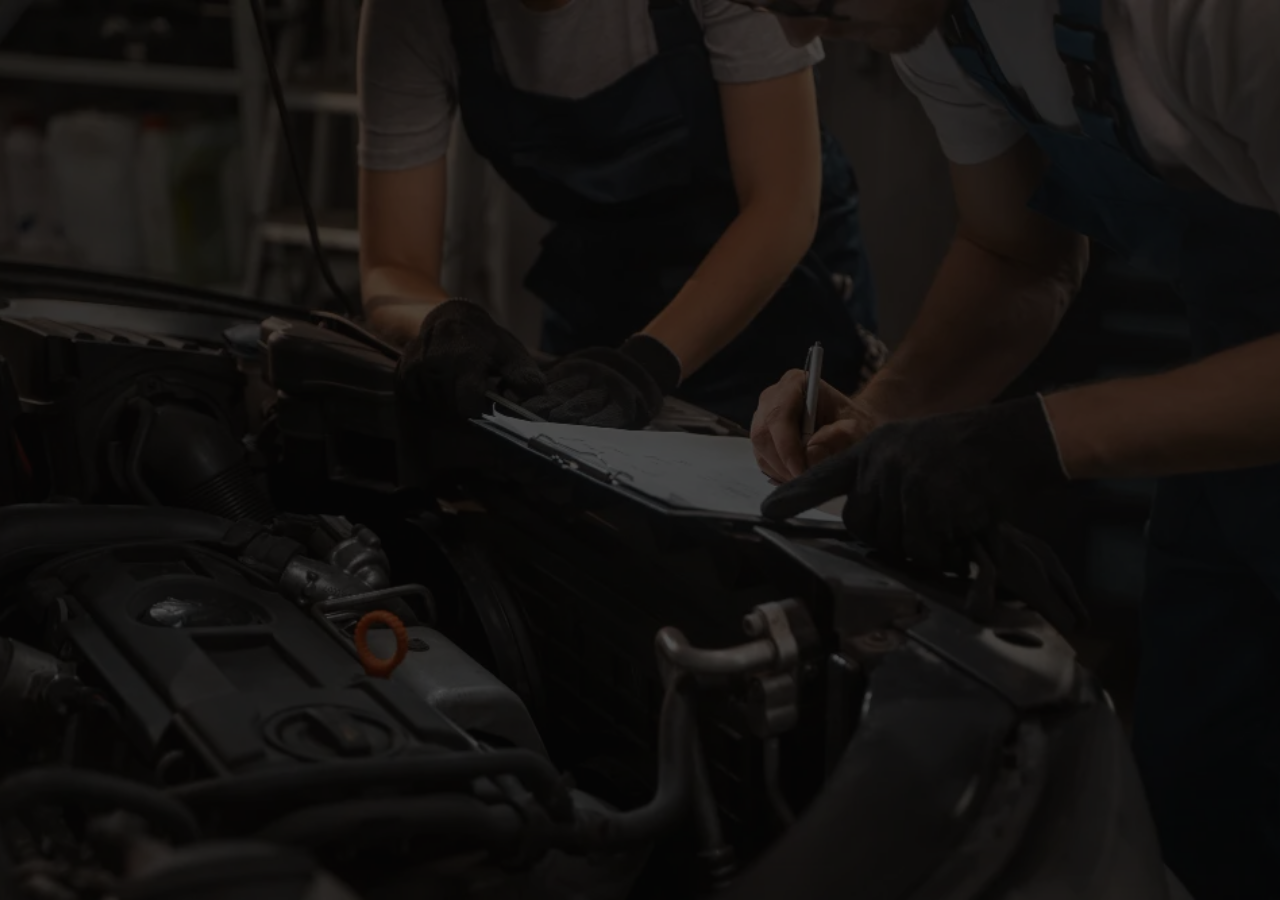
<file: pages/login.html>
<!DOCTYPE html>
<html lang="en">

<head>
    <meta charset="UTF-8">
    <meta name="viewport" content="width=device-width, initial-scale=1.0">
    <title>Stackly | Elite Login</title>
    <link rel="icon" type="image/svg+xml"
        href="data:image/svg+xml,<svg xmlns='http://www.w3.org/2000/svg' viewBox='0 0 512 512'><path fill='%23f59e0b' d='M135.2 117.4L109.1 192H402.9l-26.1-74.6C372.3 104.6 360.2 96 346.6 96H165.4c-13.6 0-25.7 8.6-30.2 21.4zM39.6 196.8L74.8 96.3C88.3 57.8 124.6 32 165.4 32H346.6c40.8 0 77.1 25.8 90.6 64.3l35.2 100.5c23.2 9.6 39.6 32.5 39.6 59.2V400v48c0 17.7-14.3 32-32 32H448c-17.7 0-32-14.3-32-32V400H96v48c0 17.7-14.3 32-32 32H32c-17.7 0-32-14.3-32-32V400 256c0-26.7 16.4-49.6 39.6-59.2zM128 288a32 32 0 1 0 -64 0 32 32 0 1 0 64 0zm288 32a32 32 0 1 0 0-64 32 32 0 1 0 0 64z'/></svg>">
    <link rel="stylesheet" href="../css/login.css">
    <link rel="preconnect" href="https://fonts.googleapis.com">
    <link rel="preconnect" href="https://fonts.gstatic.com" crossorigin>
    <link href="https://fonts.googleapis.com/css2?family=Outfit:wght@300;400;500;600;700&display=swap" rel="stylesheet">
    <link rel="stylesheet" href="https://cdnjs.cloudflare.com/ajax/libs/font-awesome/6.4.0/css/all.min.css">
</head>

<body>
    <script>
        if (localStorage.getItem('stackly-theme') === 'light') {
            document.body.classList.add('light-theme');
        }
    </script>

    <div id="page-loader">
        <div class="loader-content">
            <img src="../assets/Header/logo.webp" alt="Stackly Logo" class="loader-img">
            <p>Authenticating...</p>
        </div>
    </div>

    <div class="page-bg">
        <img src="../assets/Banner1/slide2.webp" alt="Stackly Background">
        <div class="overlay-gradient"></div>
    </div>

    <a href="../index.html" class="return-home-btn fade-in">
        <i class="fa-solid fa-arrow-left"></i> Home
    </a>

    <div class="page-wrapper">
        <div class="page-heading fade-in">
            <h1>Welcome Back</h1>
            <p>"Return to the pinnacle of automotive excellence."</p>
        </div>

        <div class="login-container fade-in-up">

            <div class="login-form-side">
                <form id="login-form" novalidate>

                    <div class="form-group">
                        <label for="email">Email Address</label>
                        <div class="input-wrapper">
                            <i class="fa-regular fa-envelope"></i>
                            <input type="email" id="email" name="email" placeholder="vip@example.com"
                                autocomplete="email">
                        </div>
                        <span class="error-msg" id="email-error"></span>
                    </div>

                    <div class="form-group">
                        <div class="password-header">
                            <label for="password">Password</label>
                            <a href="error.html" class="forgot-link">Forgot Password?</a>
                        </div>
                        <div class="input-wrapper">
                            <i class="fa-solid fa-lock"></i>
                            <input type="password" id="password" name="password" placeholder="Enter your password"
                                autocomplete="current-password">
                        </div>
                        <span class="error-msg" id="password-error"></span>
                    </div>

                    <button type="submit" class="btn btn-glow full-width">Access Account</button>

                    <div class="auth-links">
                        <span>New to Stackly?</span>
                        <a href="signup.html" class="signup-link">Create an account</a>
                    </div>

                </form>
            </div>

            <div class="login-info-side">
                <div class="info-content">
                    <a href="../index.html">
                        <img src="../assets/Header/logo.webp" alt="Stackly Logo" class="brand-logo">
                    </a>
                    <h2>The Stackly Vault</h2>
                    <p>Access your vehicle's performance history, manage your elite maintenance schedules, and connect
                        directly with our master technicians.</p>
                </div>
            </div>

        </div>
    </div>

    <script>
        window.addEventListener('load', () => {
            const loader = document.getElementById('page-loader');
            loader.style.opacity = '0';
            setTimeout(() => { loader.style.display = 'none'; }, 300);
        });

        window.addEventListener('pageshow', (event) => {
            if (event.persisted) {
                const loader = document.getElementById('page-loader');
                if (loader) {
                    loader.style.opacity = '0';
                    setTimeout(() => { loader.style.display = 'none'; }, 300);
                }
            }
        });

        document.querySelectorAll('a').forEach(link => {
            link.addEventListener('click', function (e) {
                const href = this.getAttribute('href');
                if (href && href !== '#' && !href.startsWith('javascript')) {
                    e.preventDefault();
                    const loader = document.getElementById('page-loader');
                    loader.style.display = 'flex';
                    setTimeout(() => { loader.style.opacity = '1'; }, 10);
                    setTimeout(() => { window.location.href = href; }, 400);
                }
            });
        });

        const form = document.getElementById('login-form');
        const email = document.getElementById('email');
        const password = document.getElementById('password');

        const emailError = document.getElementById('email-error');
        const passwordError = document.getElementById('password-error');

        const isValidEmail = (email) => {
            const re = /^(([^<>()[\]\\.,;:\s@"]+(\.[^<>()[\]\\.,;:\s@"]+)*)|(".+"))@((\[[0-9]{1,3}\.[0-9]{1,3}\.[0-9]{1,3}\.[0-9]{1,3}\])|(([a-zA-Z\-0-9]+\.)+[a-zA-Z]{2,}))$/;
            return re.test(String(email).toLowerCase());
        };

        const clearErrors = () => {
            emailError.innerText = '';
            passwordError.innerText = '';
            document.querySelectorAll('.input-wrapper').forEach(wrapper => {
                wrapper.classList.remove('error-border');
            });
        };

        const showError = (element, errorSpan, message) => {
            errorSpan.innerText = message;
            element.parentElement.classList.add('error-border');
        };

        form.addEventListener('submit', (e) => {
            e.preventDefault();
            clearErrors();
            let isFormValid = true;

            if (email.value.trim() === '') {
                showError(email, emailError, 'Email is required');
                isFormValid = false;
            } else if (!isValidEmail(email.value.trim())) {
                showError(email, emailError, 'Please enter a valid email address');
                isFormValid = false;
            }

            if (password.value === '') {
                showError(password, passwordError, 'Password is required');
                isFormValid = false;
            }

            if (isFormValid) {
                const loader = document.getElementById('page-loader');
                loader.style.display = 'flex';
                setTimeout(() => { loader.style.opacity = '1'; }, 10);
                setTimeout(() => { window.location.href = 'error.html'; }, 400);
            }
        });
    </script>
</body>

</html>
</file>
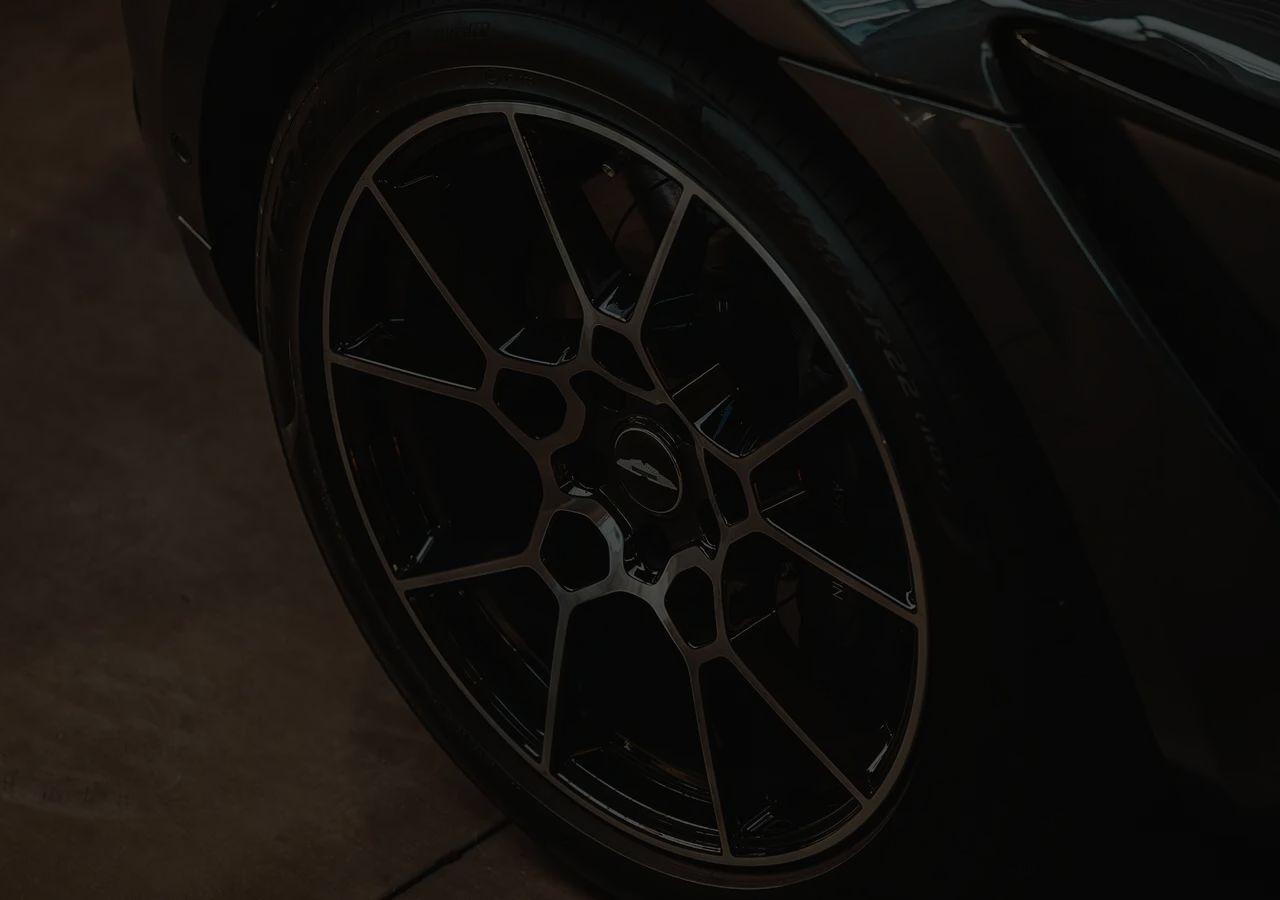
<file: pages/signup.html>
<!DOCTYPE html>
<html lang="en">

<head>
    <meta charset="UTF-8">
    <meta name="viewport" content="width=device-width, initial-scale=1.0">
    <title>Stackly | Elite Registration</title>
    <link rel="icon" type="image/svg+xml"
        href="data:image/svg+xml,<svg xmlns='http://www.w3.org/2000/svg' viewBox='0 0 512 512'><path fill='%23f59e0b' d='M135.2 117.4L109.1 192H402.9l-26.1-74.6C372.3 104.6 360.2 96 346.6 96H165.4c-13.6 0-25.7 8.6-30.2 21.4zM39.6 196.8L74.8 96.3C88.3 57.8 124.6 32 165.4 32H346.6c40.8 0 77.1 25.8 90.6 64.3l35.2 100.5c23.2 9.6 39.6 32.5 39.6 59.2V400v48c0 17.7-14.3 32-32 32H448c-17.7 0-32-14.3-32-32V400H96v48c0 17.7-14.3 32-32 32H32c-17.7 0-32-14.3-32-32V400 256c0-26.7 16.4-49.6 39.6-59.2zM128 288a32 32 0 1 0 -64 0 32 32 0 1 0 64 0zm288 32a32 32 0 1 0 0-64 32 32 0 1 0 0 64z'/></svg>">
    <link rel="stylesheet" href="../css/signup.css">
    <link rel="preconnect" href="https://fonts.googleapis.com">
    <link rel="preconnect" href="https://fonts.gstatic.com" crossorigin>
    <link href="https://fonts.googleapis.com/css2?family=Outfit:wght@300;400;500;600;700&display=swap" rel="stylesheet">
    <link rel="stylesheet" href="https://cdnjs.cloudflare.com/ajax/libs/font-awesome/6.4.0/css/all.min.css">
</head>

<body>
    <script>
        if (localStorage.getItem('stackly-theme') === 'light') {
            document.body.classList.add('light-theme');
        }
    </script>

    <div id="page-loader">
        <div class="loader-content">
            <img src="../assets/Header/logo.webp" alt="Stackly Logo" class="loader-img">
            <p>Loading Experience...</p>
        </div>
    </div>

    <div class="page-bg">
        <img src="../assets/Banner1/slide1.webp" alt="Stackly Background">
        <div class="overlay-gradient"></div>
    </div>

    <a href="../index.html" class="return-home-btn fade-in">
        <i class="fa-solid fa-arrow-left"></i> Home
    </a>

    <div class="page-wrapper">
        <div class="page-heading fade-in">
            <h1>Join the Elite</h1>
            <p>"Excellence is not an act, but a habit."</p>
        </div>

        <div class="signup-container fade-in-up">

            <div class="split-left">
                <div class="left-content">
                    <a href="../index.html">
                        <img src="../assets/Header/logo.webp" alt="Stackly Logo" class="brand-logo">
                    </a>
                    <h2>Welcome to Stackly</h2>
                    <p>Unlock exclusive automotive care, priority bookings, and personalized maintenance tracking.</p>
                </div>
            </div>

            <div class="split-right">
                <form id="signup-form" novalidate>

                    <div class="form-group">
                        <label for="fullname">Full Name</label>
                        <div class="input-wrapper">
                            <i class="fa-regular fa-user"></i>
                            <input type="text" id="fullname" name="fullname" placeholder="John Doe" autocomplete="name">
                        </div>
                        <span class="error-msg" id="name-error"></span>
                    </div>

                    <div class="form-group">
                        <label for="email">Email Address</label>
                        <div class="input-wrapper">
                            <i class="fa-regular fa-envelope"></i>
                            <input type="email" id="email" name="email" placeholder="vip@example.com"
                                autocomplete="email">
                        </div>
                        <span class="error-msg" id="email-error"></span>
                    </div>

                    <div class="form-group">
                        <label for="password">Password</label>
                        <div class="input-wrapper">
                            <i class="fa-solid fa-lock"></i>
                            <input type="password" id="password" name="password" placeholder="Strong password"
                                autocomplete="new-password">
                        </div>
                        <span class="error-msg" id="password-error"></span>
                    </div>

                    <div class="form-group">
                        <label for="confirm-password">Confirm Password</label>
                        <div class="input-wrapper">
                            <i class="fa-solid fa-check-double"></i>
                            <input type="password" id="confirm-password" name="confirm-password"
                                placeholder="Repeat password" autocomplete="new-password">
                        </div>
                        <span class="error-msg" id="confirm-error"></span>
                    </div>

                    <button type="submit" class="btn btn-glow full-width">Register</button>

                    <div class="auth-links">
                        <span>Already have an account?</span>
                        <a href="login.html" class="login-link">Login here</a>
                    </div>

                </form>
            </div>
        </div>
    </div>

    <script>
        window.addEventListener('load', () => {
            const loader = document.getElementById('page-loader');
            loader.style.opacity = '0';
            setTimeout(() => { loader.style.display = 'none'; }, 300);
        });

        window.addEventListener('pageshow', (event) => {
            if (event.persisted) {
                const loader = document.getElementById('page-loader');
                if (loader) {
                    loader.style.opacity = '0';
                    setTimeout(() => { loader.style.display = 'none'; }, 300);
                }
            }
        });

        document.querySelectorAll('a').forEach(link => {
            link.addEventListener('click', function (e) {
                const href = this.getAttribute('href');
                if (href && href !== '#' && !href.startsWith('javascript')) {
                    e.preventDefault();
                    const loader = document.getElementById('page-loader');
                    loader.style.display = 'flex';
                    setTimeout(() => { loader.style.opacity = '1'; }, 10);
                    setTimeout(() => { window.location.href = href; }, 400);
                }
            });
        });

        const form = document.getElementById('signup-form');
        const fullName = document.getElementById('fullname');
        const email = document.getElementById('email');
        const password = document.getElementById('password');
        const confirmPassword = document.getElementById('confirm-password');

        const nameError = document.getElementById('name-error');
        const emailError = document.getElementById('email-error');
        const passwordError = document.getElementById('password-error');
        const confirmError = document.getElementById('confirm-error');

        const isValidEmail = (email) => {
            const re = /^(([^<>()[\]\\.,;:\s@"]+(\.[^<>()[\]\\.,;:\s@"]+)*)|(".+"))@((\[[0-9]{1,3}\.[0-9]{1,3}\.[0-9]{1,3}\.[0-9]{1,3}\])|(([a-zA-Z\-0-9]+\.)+[a-zA-Z]{2,}))$/;
            return re.test(String(email).toLowerCase());
        };

        const isStrongPassword = (password) => {
            const re = /^(?=.*[A-Z])(?=.*\d)(?=.*[@$!%*?&])[A-Za-z\d@$!%*?&]{8,}$/;
            return re.test(password);
        };

        const clearErrors = () => {
            nameError.innerText = '';
            emailError.innerText = '';
            passwordError.innerText = '';
            confirmError.innerText = '';
            document.querySelectorAll('.input-wrapper').forEach(wrapper => {
                wrapper.classList.remove('error-border');
            });
        };

        const showError = (element, errorSpan, message) => {
            errorSpan.innerText = message;
            element.parentElement.classList.add('error-border');
        };

        form.addEventListener('submit', (e) => {
            e.preventDefault();
            clearErrors();
            let isFormValid = true;

            if (fullName.value.trim() === '') {
                showError(fullName, nameError, 'Full name is required');
                isFormValid = false;
            }
            if (email.value.trim() === '') {
                showError(email, emailError, 'Email is required');
                isFormValid = false;
            } else if (!isValidEmail(email.value.trim())) {
                showError(email, emailError, 'Please enter a valid email address');
                isFormValid = false;
            }
            if (password.value === '') {
                showError(password, passwordError, 'Password is required');
                isFormValid = false;
            } else if (!isStrongPassword(password.value)) {
                showError(password, passwordError, 'Must be 8+ chars, contain 1 uppercase, 1 number, & 1 special char');
                isFormValid = false;
            }
            if (confirmPassword.value === '') {
                showError(confirmPassword, confirmError, 'Please confirm your password');
                isFormValid = false;
            } else if (password.value !== confirmPassword.value) {
                showError(confirmPassword, confirmError, 'Passwords do not match');
                isFormValid = false;
            }

            if (isFormValid) {
                const loader = document.getElementById('page-loader');
                loader.style.display = 'flex';
                setTimeout(() => { loader.style.opacity = '1'; }, 10);
                setTimeout(() => { window.location.href = 'error.html'; }, 400);
            }
        });
    </script>
</body>

</html>
</file>
<file: css/about.css>
/* --- Global Variables & Base (Identical to Home) --- */
:root {
    --bg-rich: #050505;
    --bg-card: #121212;
    --primary-silver: #e2e8f0;
    --accent-color: #f59e0b; 
    --text-main: #f8fafc;
    --text-muted: #94a3b8;
    --header-bg: rgba(5, 5, 5, 0.95);
    --footer-bg: #020202;
    --border-light: rgba(255, 255, 255, 0.05);
    --stat-box-bg: rgba(0, 0, 0, 0.8);
    --input-bg: #111;
    --error-color: #ef4444;
    --font-main: 'Outfit', sans-serif;
    --transition: all 0.3s ease-in-out;
}

body.light-theme {
    --bg-rich: #f4f4f5; 
    --bg-card: #ffffff;
    --primary-silver: #0f172a; 
    --accent-color: #f59e0b;
    --text-main: #0f172a;
    --text-muted: #475569;
    --header-bg: rgba(244, 244, 245, 0.95);
    --footer-bg: #f4f4f5;
    --border-light: rgba(0, 0, 0, 0.1);
    --stat-box-bg: rgba(255, 255, 255, 0.9);
    --input-bg: #ffffff;
    --error-color: #dc2626;
}

/* Force dark vars on hero */
.about-hero-section {
    --text-main: #f8fafc;
    --text-muted: #94a3b8;
    --primary-silver: #e2e8f0;
}

* { margin: 0; padding: 0; box-sizing: border-box; scroll-behavior: smooth; }

body {
    font-family: var(--font-main); background-color: var(--bg-rich); color: var(--text-main);
    line-height: 1.6; overflow-x: hidden; transition: background-color 0.3s, color 0.3s;
}
body.menu-open { overflow: hidden; }

a { text-decoration: none; color: inherit; transition: var(--transition); }
ul { list-style: none; }
img, video { max-width: 100%; display: block; }

.container { max-width: 1300px; margin: 0 auto; padding: 0 20px; }
h1, h2, h3, h4 { margin-bottom: 1rem; font-weight: 700; color: var(--text-main); text-transform: uppercase; letter-spacing: 1px; }
p { margin-bottom: 1rem; color: var(--text-muted); font-weight: 300; }

body.light-theme .site-logo { filter: brightness(0); }
.sr-only { position: absolute; width: 1px; height: 1px; padding: 0; margin: -1px; overflow: hidden; clip: rect(0, 0, 0, 0); white-space: nowrap; border-width: 0; }

/* --- Loader, Overlays & Buttons --- */
#page-loader { position: fixed; top: 0; left: 0; width: 100%; height: 100%; background-color: rgba(5, 5, 5, 0.8); z-index: 9999; display: flex; justify-content: center; align-items: center; transition: opacity 0.3s ease; backdrop-filter: blur(5px); }
.loader-content { text-align: center; }
.loader-img { height: 60px; margin: 0 auto 15px; animation: pulse 1.5s infinite; }
.loader-content p { color: var(--accent-color); font-size: 0.9rem; letter-spacing: 2px; text-transform: uppercase; }
@keyframes pulse { 0% { opacity: 0.5; } 50% { opacity: 1; } 100% { opacity: 0.5; } }

.overlay-dark { position: absolute; top: 0; left: 0; width: 100%; height: 100%; background-color: rgba(0, 0, 0, 0.6); z-index: 1; pointer-events: none; }
.overlay-gradient { position: absolute; top: 0; left: 0; width: 100%; height: 100%; background: linear-gradient(to top, rgba(0,0,0,0.95) 0%, rgba(0,0,0,0.2) 60%, transparent 100%); z-index: 1; transition: var(--transition); }

.btn { display: inline-block; padding: 14px 35px; border-radius: 4px; font-weight: 600; cursor: pointer; text-align: center; border: 1px solid transparent; transition: var(--transition); text-transform: uppercase; letter-spacing: 1px; font-size: 0.9rem; }
.btn-glow { background-color: var(--primary-silver); color: var(--bg-rich); box-shadow: 0 0 15px rgba(226, 232, 240, 0.3); }
.btn-glow:hover { background-color: var(--text-main); box-shadow: 0 0 25px rgba(255, 255, 255, 0.6); transform: translateY(-2px); color: var(--bg-rich); }
.full-width { width: 100%; }
.text-center { text-align: center; }

/* --- Header --- */
.headerWrap { display: flex; align-items: center; justify-content: space-between; gap: 3rem; padding: 1rem 2rem; background: var(--bg-rich); position: fixed; top: 0; left: 0; border-bottom: 1px solid var(--border-light); width: 100%; height: 80px; z-index: 1000; transition: var(--transition); }
.headerWrap.sticky { background: var(--header-bg); backdrop-filter: blur(10px); box-shadow: 0 5px 20px rgba(0,0,0,0.1); }
.imgWrap img { height: 40px; transition: var(--transition); }
.linksWrap ul { display: flex; justify-content: center; align-items: center; gap: 1.2rem; }
.linksWrap a { color: var(--text-main); font-weight: 500; padding: 6px 10px; border-radius: 6px; position: relative; font-size: 0.9rem; white-space: nowrap; text-transform: uppercase; letter-spacing: 1px; }
.linksWrap a:hover { color: var(--accent-color); background: rgba(245, 158, 11, 0.1); transform: translateY(-1px); }
.linksWrap a::after { content: ''; position: absolute; bottom: 0; left: 50%; width: 0; height: 2px; background: var(--accent-color); transition: all 0.3s ease; transform: translateX(-50%); }
.linksWrap a:hover::after { width: 70%; }

.theme-toggle-li { display: flex; align-items: center; justify-content: center; margin-left: 5px; } /* Centered for mobile too */
#theme-toggle-btn { background: transparent; border: none; color: var(--text-main); font-size: 1.3rem; cursor: pointer; padding: 5px; transition: var(--transition); }
#theme-toggle-btn:hover { color: var(--accent-color); transform: scale(1.1); }

.dropdown { position: relative; }
.dropdownMenu { position: absolute; top: 80%; left: 0; background: var(--bg-card); backdrop-filter: blur(10px); box-shadow: 0 5px 20px rgba(0, 0, 0, 0.1); border-radius: 8px; padding: 8px 0px; min-width: 160px; opacity: 0; visibility: hidden; transform: translateY(-8px); transition: all 0.3s ease; z-index: 1000; border: 1px solid var(--border-light); display: block !important; }
.dropdown:hover .dropdownMenu { opacity: 1; visibility: visible; transform: translateY(5px); }
.dropdownMenu a { display: block; padding: 10px 25px; color: var(--text-main); font-size: 0.85rem; transition: padding-left 0.3s ease; }
.dropdownMenu a:hover { background: rgba(245, 158, 11, 0.1); color: var(--accent-color); padding-left: 30px; border-left: 2px solid var(--accent-color); }
.dropdownMenu a::after { display: none; }
.dropdownHeader { display: flex; align-items: center; gap: 8px; }
.dropdownToggle { display: none; background: none; border: none; cursor: pointer; color: var(--text-main); }
.hamburger { display: none; font-size: 1.6rem; cursor: pointer; padding: 6px; color: var(--text-main); transition: var(--transition); background: transparent; z-index: 1001; }
.topCloseBtn { display: none; position: absolute; top: 15px; right: 15px; font-size: 1.6rem; color: var(--text-muted); cursor: pointer; }
.menuOverlay { position: fixed; top: 0; left: 0; right: 0; bottom: 0; background: rgba(0, 0, 0, 0.7); z-index: 998; display: none; }

/* --- Section 1: About Hero --- */
.about-hero-section { position: relative; height: 80vh; min-height: 500px; display: flex; align-items: center; justify-content: center; overflow: hidden; }
.hero-video { position: absolute; top: 0; left: 0; width: 100%; height: 100%; object-fit: cover; z-index: 0; }
.hero-content { position: relative; z-index: 2; width: 100%; display: flex; flex-direction: column; align-items: center; }
.typing-container { font-size: 4.5rem; color: white; margin-bottom: 15px; text-shadow: 0 4px 15px rgba(0,0,0,0.8); }
.typing-text { color: var(--accent-color); }
.cursor { display: inline-block; width: 3px; background-color: var(--accent-color); margin-left: 5px; animation: blink 1s infinite; }
.hero-content p { font-size: 1.3rem; color: #ddd; max-width: 600px; text-shadow: 0 2px 10px rgba(0,0,0,0.8); }

@keyframes blink { 0%, 100% { opacity: 1; } 50% { opacity: 0; } }

/* --- Section 2: Team Section --- */
.team-section { padding: 100px 0; background-color: var(--bg-rich); border-bottom: 1px solid var(--border-light); }
.center-aligned { text-align: center; margin-bottom: 60px; }
.team-grid { display: grid; grid-template-columns: repeat(3, 1fr); gap: 30px; }
.team-card { background: var(--bg-card); border-radius: 12px; overflow: hidden; border: 1px solid var(--border-light); transition: var(--transition); box-shadow: 0 10px 30px rgba(0,0,0,0.1); }
.team-card:hover { transform: translateY(-10px); border-color: var(--accent-color); box-shadow: 0 15px 40px rgba(245, 158, 11, 0.15); }

/* Ensuring the image perfectly aligns to the center */
.team-img-wrap { position: relative; height: 550px; overflow: hidden; }
.team-img-wrap img { width: 100%; height: 100%; object-fit: cover; object-position: center center; transition: transform 0.5s ease; }
.team-card:hover .team-img-wrap img { transform: scale(1.05); filter: brightness(0.7) grayscale(50%); }

/* Unhovered Name Layer */
.team-name-unhover { position: absolute; bottom: 20px; left: 20px; z-index: 3; color: white !important; font-size: 1.8rem; margin: 0; transition: var(--transition); text-shadow: 0 4px 10px rgba(0,0,0,0.9); }
.team-card:hover .team-name-unhover { opacity: 0; transform: translateY(20px); }
.team-card:hover .team-overlay { background: rgba(0,0,0,0.8); }

/* Hovered Social Layer */
.team-social-hover { position: absolute; top: 50%; left: 50%; transform: translate(-50%, -50%); z-index: 4; display: flex; gap: 15px; opacity: 0; transition: all 0.4s ease; }
.team-card:hover .team-social-hover { opacity: 1; }
.team-social-hover a { width: 45px; height: 45px; background: var(--accent-color); color: white; border-radius: 50%; display: flex; justify-content: center; align-items: center; font-size: 1.2rem; transform: translateY(20px); transition: transform 0.3s ease, background 0.3s; }
.team-social-hover a:hover { background: white; color: var(--accent-color); }
.team-card:hover .team-social-hover a { transform: translateY(0); }
.team-social-hover a:nth-child(2) { transition-delay: 0.1s; }
.team-social-hover a:nth-child(3) { transition-delay: 0.2s; }

/* Below Image Details */
.team-details { padding: 25px; display: flex; justify-content: space-between; align-items: center; border-top: 1px solid var(--border-light); background: var(--bg-card); }
.detail-item { display: flex; flex-direction: column; text-align: center; }
.detail-item strong { font-size: 1.4rem; color: var(--text-main); line-height: 1.2; }
.detail-item span { font-size: 0.75rem; color: var(--text-muted); text-transform: uppercase; letter-spacing: 1px; }
.role-tag { background: rgba(245, 158, 11, 0.1); color: var(--accent-color); padding: 8px 15px; border-radius: 20px; font-size: 0.8rem !important; font-weight: 600; text-transform: uppercase; justify-content: center; border: 1px solid rgba(245, 158, 11, 0.3); }

/* --- Section 3: Mission & Vision --- */
.mission-vision-section { padding: 120px 0; background-color: var(--bg-card); position: relative; overflow: hidden; }
/* Subtle Background glow effect */
.mission-vision-section::before { content: ''; position: absolute; top: -50%; left: -50%; width: 200%; height: 200%; background: radial-gradient(circle, rgba(245,158,11,0.03) 0%, transparent 60%); z-index: 0; pointer-events: none; }

.mv-grid { display: grid; grid-template-columns: 1fr 1fr; gap: 60px; position: relative; z-index: 1; }
.mv-block { 
    padding: 50px 40px; 
    background: var(--bg-rich); 
    box-shadow: 0 10px 40px rgba(0,0,0,0.1); 
    border-radius: 12px;
    border: 1px solid var(--border-light);
    position: relative;
    transition: var(--transition);
    overflow: hidden;
}

/* Glowing Border Effect on Hover */
.mv-block::after {
    content: ''; position: absolute; bottom: 0; left: 0; width: 0; height: 3px;
    background: var(--accent-color); transition: width 0.5s ease;
}
.mv-block:hover::after { width: 100%; }
.mv-block:hover { transform: translateY(-5px); box-shadow: 0 15px 50px rgba(0,0,0,0.2); }

.mv-title { font-size: 3rem; color: var(--text-main); margin-bottom: 25px; position: relative; display: inline-block; }
.mv-text { font-size: 1.15rem; line-height: 1.8; color: var(--text-muted); font-weight: 300; }
.mv-text p { margin-bottom: 15px; }
.mv-text p:last-child { margin-bottom: 0; }

/* --- Section 4: History --- */
.history-section { padding: 120px 0; background-color: var(--bg-rich); border-top: 1px solid var(--border-light); border-bottom: 1px solid var(--border-light); }
.history-container { display: flex; align-items: center; gap: 80px; }
.history-img { flex: 1; position: relative; border-radius: 12px; overflow: hidden; box-shadow: 0 15px 40px rgba(0,0,0,0.2); }
.history-img img { width: 100%; height: 500px; object-fit: cover; }
.year-badge { position: absolute; bottom: 30px; right: -20px; background: var(--accent-color); color: #000; font-size: 1.5rem; font-weight: 700; padding: 15px 40px; text-transform: uppercase; transform: rotate(-5deg); box-shadow: 0 5px 15px rgba(0,0,0,0.3); }
.history-content { flex: 1.2; }
.history-content h2 { font-size: 2.8rem; margin-bottom: 20px; }
.history-para { font-size: 1.15rem; margin-bottom: 40px; border-left: 2px solid var(--border-light); padding-left: 20px; }
.history-stats { display: grid; grid-template-columns: repeat(3, 1fr); gap: 20px; margin-bottom: 40px; }
.h-stat h3 { font-size: 3rem; color: var(--accent-color); margin-bottom: 5px; line-height: 1; }
.h-stat span { font-size: 0.9rem; text-transform: uppercase; letter-spacing: 1px; color: var(--text-muted); }

/* --- Section 5: Testimonials --- */
.testimonials-section { padding: 100px 0; background-color: var(--bg-card); overflow: hidden; }
.carousel-wrapper { position: relative; max-width: 900px; margin: 0 auto; overflow: hidden; padding-bottom: 50px; }
.carousel-track { display: flex; transition: transform 0.6s cubic-bezier(0.25, 1, 0.5, 1); }
.testimonial-slide { min-width: 100%; padding: 0 40px; text-align: center; display: flex; flex-direction: column; align-items: center; }
.testimonial-img { width: 150px; height: 150px; border-radius: 50%; object-fit: cover; margin-bottom: 30px; border: 4px solid var(--accent-color); box-shadow: 0 10px 20px rgba(245, 158, 11, 0.2); }
.quote { font-size: 1.5rem; line-height: 1.6; font-style: italic; color: var(--text-main); margin-bottom: 30px; position: relative; }
.quote::before { content: '"'; font-size: 4rem; color: var(--border-light); position: absolute; top: -30px; left: -20px; font-family: serif; }
.testimonial-slide h4 { font-size: 1.2rem; color: var(--accent-color); margin-bottom: 5px; }
.testimonial-slide span { font-size: 0.9rem; color: var(--text-muted); text-transform: uppercase; letter-spacing: 2px; }

/* Carousel Controls */
.carousel-controls { display: flex; justify-content: center; align-items: center; gap: 30px; margin-top: 20px; }
.nav-btn { background: transparent; border: 1px solid var(--border-light); color: var(--text-main); width: 45px; height: 45px; border-radius: 50%; cursor: pointer; transition: var(--transition); font-size: 1.1rem; }
.nav-btn:hover { background: var(--accent-color); color: #000; border-color: var(--accent-color); transform: scale(1.1); }
.dots-container { display: flex; gap: 10px; }
.dot { width: 10px; height: 10px; background: var(--border-light); border-radius: 50%; cursor: pointer; transition: var(--transition); }
.dot.active { background: var(--accent-color); transform: scale(1.3); }

/* --- Footer --- */
footer { background-color: var(--footer-bg); padding: 80px 0 40px; border-top: 1px solid var(--border-light); transition: var(--transition); }
.footerWrap { display: grid; grid-template-columns: repeat(5, 1fr); gap: 40px; }
.logoContainer { margin-bottom: 20px; }
.footer-logo { height: 40px; transition: var(--transition); }
body.light-theme .footer-logo { filter: brightness(0); }
.footer-desc { font-size: 0.95rem; line-height: 1.8; color: var(--text-muted); }
footer h4 { color: var(--text-main); margin-bottom: 25px; border-bottom: 2px solid var(--accent-color); display: inline-block; padding-bottom: 5px; font-size: 1.1rem; }
.footer-links li { margin-bottom: 15px; }
.footer-links a { color: var(--text-muted); font-size: 0.95rem; transition: var(--transition); display: inline-block; }
.footer-links a:hover { color: var(--accent-color); transform: translateX(5px); }
.contactInfo li { display: flex; align-items: center; gap: 10px; margin-bottom: 15px; color: var(--text-muted); font-size: 0.95rem; }
.contactInfo i { color: var(--accent-color); }
.subscribe-form { display: flex; gap: 10px; margin-bottom: 25px; flex-direction: column; }
.subscribe-form input { padding: 14px; background: var(--input-bg); border: 1px solid var(--border-light); color: var(--text-main); border-radius: 4px; font-family: var(--font-main); outline: none; transition: var(--transition); }
.subscribe-form input:focus { border-color: var(--accent-color); }
.media { display: flex; gap: 15px; }
.socialLink { width: 40px; height: 40px; background: var(--border-light); border-radius: 50%; display: flex; justify-content: center; align-items: center; color: var(--primary-silver); font-size: 1.1rem; transition: var(--transition); font-family: "Font Awesome 6 Brands", sans-serif; }
.socialLink:hover { background: var(--accent-color); color: white; transform: translateY(-3px); }

/* --- Animations --- */
.fade-in { opacity: 0; transform: translateY(30px); transition: opacity 0.8s ease-out, transform 0.8s ease-out; }
.fade-in.visible { opacity: 1; transform: translateY(0); }
.delay-1 { transition-delay: 0.2s; }


/* =========================================
   MEDIA QUERIES (STRICT ORDER)
========================================= */

/* --- 1024px (Tablet/Laptop) --- */
@media (max-width: 1024px) {
    .container { padding: 0 40px; }
    .headerWrap { padding: 1rem 1.5rem; gap: 1rem; }
    .linksWrap ul { gap: 0.6rem; }
    .linksWrap a { font-size: 0.8rem; padding: 5px 8px; }
    
    .team-grid { grid-template-columns: repeat(2, 1fr); }
    .history-container { gap: 40px; }
    .mv-block { padding: 30px 20px; }
    
    .footerWrap { grid-template-columns: repeat(3, 1fr); }
    .footerWrap .box:nth-child(4), .footerWrap .box:nth-child(5) { grid-column: span 1.5; }
}

/* --- 768px (Tablet Portrait) --- */
@media (max-width: 768px) {
    .headerWrap { justify-content: space-between; }
    .hamburger { display: flex; }
    .topCloseBtn { display: block; }
    
    /* Hamburger Menu Logic */
    .linksWrap { position: fixed; top: 50vh; left: 50vw; width: 70vw; max-width: 350px; height: auto; max-height: 85vh; background: var(--bg-card); border-radius: 20px; padding: 50px 20px 25px; transform: translate(-50%, -50%) scale(0.9); opacity: 0; visibility: hidden; z-index: 1005; display: flex; flex-direction: column; align-items: center; box-shadow: 0 10px 40px rgba(0,0,0,0.5); border: 1px solid var(--border-light); transition: all 0.4s cubic-bezier(0.175, 0.885, 0.32, 1.275); overflow-y: auto; }
    .linksWrap.showMenu { transform: translate(-50%, -50%) scale(1); opacity: 1; visibility: visible; }
    .linksWrap ul { width: 100%; display: flex; flex-direction: column; gap: 8px; align-items: center; }
    .linksWrap li { width: 100%; text-align: center; }
    .linksWrap a, .dropdownHeader { display: block; width: 100%; padding: 10px 15px; background: rgba(245, 158, 11, 0.1); color: var(--text-main); border-radius: 8px; font-size: 0.9rem; font-weight: 500; border: none; transition: var(--transition); text-transform: none; }
    .linksWrap a::after { display: none; }
    
    .dropdownHeader { display: flex; justify-content: space-between; align-items: center; padding: 0; background: transparent; }
    .dropdownHeader .homePageLink { background: transparent; margin: 0; padding: 10px 15px; width: 100%; text-align: center; }
    .dropdownToggle { position: absolute; right: 10px; color: var(--text-main); background: transparent; border: none; font-size: 1.1rem; padding: 5px; }
    .dropdownMenu { display: none !important; background: transparent; position: static; box-shadow: none; border: none; padding: 0; min-width: auto; margin-top: 5px; opacity: 1; visibility: visible; transform: none; }
    .dropdownMenu.showDropdown { display: block !important; }
    .dropdownMenu a { background: var(--border-light); width: 90%; margin: 0 auto 5px; padding-left: 25px; border-left: none; }
    
    .linksWrap li:nth-last-child(3) a { background: transparent; border: 1px solid var(--accent-color); color: var(--accent-color); margin-top: 10px; }
    .linksWrap li:nth-last-child(2) a { background: var(--accent-color); color: #000 !important; }
    
    /* Ensure theme toggle is centered in mobile */
    .theme-toggle-li { margin-top: 10px; display: flex; justify-content: center; width: 100%; }

    /* Layout Adjustments */
    .typing-container { font-size: 3rem; }
    .mv-grid { grid-template-columns: 1fr; gap: 30px; }
    .history-container { flex-direction: column; }
    .history-img img { height: 350px; }
    .year-badge { right: 20px; }
    .quote { font-size: 1.2rem; }
    
    .footerWrap { grid-template-columns: 1fr; text-align: left; }
    .footerWrap .box { grid-column: auto !important; }
}

/* --- 425.6px (Large Mobile) --- */
@media (max-width: 426px) {
    .container { padding: 0 20px; }
    .linksWrap { width: 85vw; }
    
    .typing-container { font-size: 2.2rem; }
    .team-grid { grid-template-columns: 1fr; }
    .team-details { flex-direction: column; gap: 15px; }
    .role-tag { width: 100%; }
    
    .mv-title { font-size: 2.2rem; }
    .history-stats { grid-template-columns: 1fr; gap: 30px; text-align: center; }
    .testimonial-slide { padding: 0 10px; }
}

/* --- 375.2px (Medium Mobile) --- */
@media (max-width: 376px) {
    .typing-container { font-size: 1.8rem; }
    .imgWrap img { height: 32px; }
    .mv-block { padding: 25px 15px; }
    .h-stat h3 { font-size: 2.5rem; }
    .quote { font-size: 1rem; }
    .testimonial-img { width: 120px; height: 120px; }
}
</file>
<file: css/blog.css>
/* --- Global Variables & Base --- */
:root {
    --bg-rich: #050505;
    --bg-card: #121212;
    --primary-silver: #e2e8f0;
    --accent-color: #f59e0b; 
    --text-main: #f8fafc;
    --text-muted: #94a3b8;
    --header-bg: rgba(5, 5, 5, 0.95);
    --footer-bg: #020202;
    --border-light: rgba(255, 255, 255, 0.05);
    --input-bg: rgba(255, 255, 255, 0.03);
    --widget-bg: rgba(18, 18, 18, 0.6);
    --font-main: 'Outfit', sans-serif;
    --transition: all 0.3s ease-in-out;
}

body.light-theme {
    --bg-rich: #f4f4f5; 
    --bg-card: #ffffff;
    --primary-silver: #0f172a; 
    --accent-color: #f59e0b;
    --text-main: #0f172a;
    --text-muted: #475569;
    --header-bg: rgba(244, 244, 245, 0.95);
    --footer-bg: #f4f4f5; 
    --border-light: rgba(0, 0, 0, 0.1);
    --input-bg: #ffffff;
    --widget-bg: rgba(255, 255, 255, 0.8);
}

* { margin: 0; padding: 0; box-sizing: border-box; scroll-behavior: smooth; }

body {
    font-family: var(--font-main);
    background-color: var(--bg-rich);
    color: var(--text-main);
    line-height: 1.6;
    overflow-x: hidden;
    transition: background-color 0.3s, color 0.3s;
}

body.menu-open { overflow: hidden; }
a { text-decoration: none; color: inherit; transition: var(--transition); }
ul { list-style: none; }
img, video { max-width: 100%; display: block; }

.container { max-width: 1300px; margin: 0 auto; padding: 0 20px; }
h1, h2, h3, h4 { margin-bottom: 1rem; font-weight: 700; color: var(--text-main); text-transform: uppercase; letter-spacing: 1px; }
p { margin-bottom: 1rem; color: var(--text-muted); font-weight: 300; }

body.light-theme .site-logo { filter: brightness(0); }

/* --- Loader --- */
#page-loader {
    position: fixed; top: 0; left: 0; width: 100%; height: 100%;
    background-color: rgba(5, 5, 5, 0.8); z-index: 9999;
    display: flex; justify-content: center; align-items: center;
    transition: opacity 0.3s ease; backdrop-filter: blur(5px);
}
body.light-theme #page-loader { background-color: rgba(244, 244, 245, 0.9); }
.loader-content { text-align: center; }
.loader-img { height: 60px; margin: 0 auto 15px; animation: pulse 1.5s infinite; }
body.light-theme .loader-img { filter: brightness(0); }
.loader-content p { color: var(--accent-color); font-size: 0.9rem; letter-spacing: 2px; text-transform: uppercase; }

@keyframes pulse { 0% { opacity: 0.5; } 50% { opacity: 1; } 100% { opacity: 0.5; } }

/* --- Utility Classes --- */
.page-bg { position: fixed; top: 0; left: 0; width: 100%; height: 100%; z-index: -1; }
.page-bg img { width: 100%; height: 100%; object-fit: cover; object-position: center; }
.overlay-gradient {
    position: absolute; top: 0; left: 0; width: 100%; height: 100%;
    background: linear-gradient(135deg, rgba(5,5,5,0.98) 0%, rgba(5,5,5,0.85) 100%);
    transition: background 0.3s ease;
}
body.light-theme .overlay-gradient {
    background: linear-gradient(135deg, rgba(248,250,252,0.95) 0%, rgba(244,244,245,0.85) 100%);
}

.btn { display: inline-block; padding: 14px 35px; border-radius: 4px; font-weight: 600; cursor: pointer; text-align: center; border: 1px solid transparent; transition: var(--transition); text-transform: uppercase; letter-spacing: 1px; font-size: 0.9rem; font-family: var(--font-main); }
.btn-glow { background-color: var(--accent-color); color: #050505; box-shadow: 0 0 15px rgba(245, 158, 11, 0.3); }
body.light-theme .btn-glow { color: white; }
.btn-glow:hover { background-color: var(--primary-silver); box-shadow: 0 0 25px rgba(255, 255, 255, 0.4); transform: translateY(-2px); color: var(--bg-rich); }
body.light-theme .btn-glow:hover { background-color: var(--text-main); color: white; box-shadow: 0 6px 20px rgba(15, 23, 42, 0.3); }

.btn-outline { border: 1px solid var(--primary-silver); color: var(--primary-silver); background: transparent; }
.btn-outline:hover { background: var(--primary-silver); color: var(--bg-rich); }
.full-width { width: 100%; }

/* --- Header / Navigation --- */
.headerWrap {
    display: flex; align-items: center; justify-content: space-between; gap: 3rem;
    padding: 1rem 2rem; background: var(--bg-rich);
    position: fixed; top: 0; left: 0; border-bottom: 1px solid var(--border-light);
    width: 100%; height: 80px; z-index: 1000; transition: var(--transition);
}
.headerWrap.sticky { background: var(--header-bg); backdrop-filter: blur(10px); box-shadow: 0 5px 20px rgba(0,0,0,0.1); }
.imgWrap img { height: 40px; width: auto; transition: var(--transition); }

.linksWrap ul { display: flex; justify-content: center; align-items: center; gap: 1.2rem; margin: 0; padding: 0; }
.linksWrap a {
    color: var(--text-main); font-weight: 500; padding: 6px 10px; border-radius: 6px;
    position: relative; font-size: 0.9rem; white-space: nowrap; text-transform: uppercase; letter-spacing: 1px;
}
.linksWrap a:hover { color: var(--accent-color); background: rgba(245, 158, 11, 0.1); transform: translateY(-1px); }
.linksWrap a::after {
    content: ''; position: absolute; bottom: 0; left: 50%; width: 0; height: 2px;
    background: var(--accent-color); transition: all 0.3s ease; transform: translateX(-50%);
}
.linksWrap a:hover::after { width: 70%; }

.theme-toggle-li { display: flex; align-items: center; justify-content: center; margin-left: 5px; }
#theme-toggle-btn { background: transparent; border: none; color: var(--text-main); font-size: 1.3rem; cursor: pointer; padding: 5px; transition: var(--transition); }
#theme-toggle-btn:hover { color: var(--accent-color); transform: scale(1.1); }

.dropdown { position: relative; }
.dropdownMenu {
    position: absolute; top: 80%; left: 0; background: var(--bg-card); backdrop-filter: blur(10px);
    box-shadow: 0 5px 20px rgba(0, 0, 0, 0.1); border-radius: 8px; padding: 8px 0px; min-width: 160px; 
    opacity: 0; visibility: hidden; transform: translateY(-8px); transition: all 0.3s ease; 
    z-index: 1000; border: 1px solid var(--border-light); display: block !important;
}
.dropdown:hover .dropdownMenu { opacity: 1; visibility: visible; transform: translateY(5px); }
.dropdownMenu li { padding: 0; }
.dropdownMenu a { display: block; padding: 10px 25px; color: var(--text-main); font-weight: 500; font-size: 0.85rem; transition: padding-left 0.3s ease; }
.dropdownMenu a:hover { background: rgba(245, 158, 11, 0.1); color: var(--accent-color); transform: none; padding-left: 30px; border-left: 2px solid var(--accent-color); }
.dropdownMenu a::after { display: none; }

.dropdownHeader { display: flex; align-items: center; justify-content: center; gap: 8px; }
.dropdownToggle { display: none; background: none; border: none; cursor: pointer; padding: 4px; color: var(--text-main); }
.hamburger { display: none; font-size: 1.6rem; cursor: pointer; padding: 6px; border-radius: 6px; color: var(--text-main); transition: var(--transition); background: transparent; border: 2px solid transparent; z-index: 1001; }
.hamburger:hover { color: var(--accent-color); }
.topCloseBtn { display: none; position: absolute; top: 15px; right: 15px; font-size: 1.6rem; color: var(--text-muted); cursor: pointer; transition: var(--transition); }
.topCloseBtn:hover { color: var(--accent-color); transform: scale(1.1); }
.menuOverlay { position: fixed; top: 0; left: 0; right: 0; bottom: 0; background: rgba(0, 0, 0, 0.7); z-index: 998; display: none; }

/* --- Blog Specific Styles --- */
.blog-main {
    padding-top: 130px;
    padding-bottom: 40px; 
    position: relative;
    z-index: 2;
    max-width: 100vw;
    overflow-x: hidden;
    box-sizing: border-box;
}

.page-heading {
    text-align: center;
    margin-bottom: 50px;
}
.page-heading h1 { font-size: 3.5rem; letter-spacing: 2px; }
.page-heading p { font-size: 1.1rem; max-width: 650px; margin: 0 auto; color: var(--text-muted); }

/* Layout Grid */
.blog-layout {
    display: grid;
    grid-template-columns: 2.2fr 1fr; 
    gap: 40px;
    align-items: start;
    width: 100%;
    max-width: 100%;
}

/* --- Left Feed --- */
.blog-feed {
    display: flex;
    flex-direction: column;
    gap: 40px;
    min-width: 0; /* Prevents overflow blowout */
    max-width: 100%;
}

.post-meta {
    display: flex;
    flex-wrap: wrap; /* Prevents meta pushing layout wider */
    gap: 15px;
    font-size: 0.85rem;
    color: var(--accent-color);
    margin-bottom: 10px;
    text-transform: uppercase;
    letter-spacing: 1px;
}

/* Featured Post */
.featured-post {
    background: var(--widget-bg);
    backdrop-filter: blur(10px);
    border: 1px solid var(--border-light);
    border-radius: 12px;
    overflow: hidden;
    box-shadow: 0 10px 30px rgba(0,0,0,0.3);
    transition: var(--transition);
    max-width: 100%;
}
body.light-theme .featured-post { box-shadow: 0 10px 30px rgba(0,0,0,0.05); }

.post-img-wrapper {
    position: relative;
    width: 100%;
    height: 400px;
    overflow: hidden;
}
.post-img-wrapper img {
    width: 100%;
    height: 100%;
    object-fit: cover;
    transition: transform 0.6s ease;
}
.featured-post:hover .post-img-wrapper img { transform: scale(1.05); }

.category-badge {
    position: absolute;
    top: 20px;
    left: 20px;
    background: var(--accent-color);
    color: #000;
    padding: 6px 15px;
    border-radius: 4px;
    font-size: 0.8rem;
    font-weight: 700;
    text-transform: uppercase;
    letter-spacing: 1px;
    z-index: 2;
}

.featured-post .post-content { padding: 35px; }
.featured-post h2 { font-size: 2.2rem; line-height: 1.3; margin-bottom: 15px; overflow-wrap: break-word; }
.featured-post h2 a { transition: color 0.3s; }
.featured-post h2 a:hover { color: var(--accent-color); }
.featured-post p { font-size: 1.05rem; margin-bottom: 25px; overflow-wrap: break-word; }

/* Standard Grid Posts */
.article-grid {
    display: grid;
    grid-template-columns: repeat(2, 1fr);
    gap: 30px;
    max-width: 100%;
}

.post-card {
    background: var(--widget-bg);
    backdrop-filter: blur(10px);
    border: 1px solid var(--border-light);
    border-radius: 10px;
    overflow: hidden;
    box-shadow: 0 5px 20px rgba(0,0,0,0.2);
    transition: var(--transition);
    display: flex;
    flex-direction: column;
    max-width: 100%;
}
body.light-theme .post-card { box-shadow: 0 5px 20px rgba(0,0,0,0.05); }
.post-card:hover { transform: translateY(-5px); border-color: var(--accent-color); }

.card-img-wrapper {
    position: relative;
    height: 220px;
    overflow: hidden;
}
.card-img-wrapper img {
    width: 100%; height: 100%; object-fit: cover; transition: transform 0.5s ease;
}
.post-card:hover .card-img-wrapper img { transform: scale(1.05); }

.card-content { padding: 25px; display: flex; flex-direction: column; flex-grow: 1; }
.card-content h3 { font-size: 1.3rem; line-height: 1.4; margin-bottom: 10px; overflow-wrap: break-word; }
.card-content h3 a:hover { color: var(--accent-color); }
.card-content p { font-size: 0.95rem; margin-bottom: 20px; flex-grow: 1; overflow-wrap: break-word; }
.read-more { color: var(--primary-silver); font-weight: 600; text-transform: uppercase; font-size: 0.85rem; letter-spacing: 1px; display: inline-block; transition: 0.3s; margin-top: auto; }
.read-more:hover { color: var(--accent-color); padding-left: 5px; }

.no-results-msg { text-align: center; padding: 50px 20px; background: var(--widget-bg); border-radius: 10px; border: 1px solid var(--border-light); max-width: 100%; }

/* --- Right Sidebar --- */
.blog-sidebar {
    position: sticky;
    top: 100px;
    display: flex;
    flex-direction: column;
    gap: 30px;
    min-width: 0; /* Prevents overflow */
    max-width: 100%;
}

.sidebar-widget {
    background: var(--widget-bg);
    backdrop-filter: blur(10px);
    border: 1px solid var(--border-light);
    border-radius: 10px;
    padding: 25px;
    min-width: 0;
    max-width: 100%;
}
.sidebar-widget h3 {
    font-size: 1.2rem;
    margin-bottom: 20px;
    border-bottom: 2px solid var(--accent-color);
    display: inline-block;
    padding-bottom: 5px;
}

/* Search Box */
.search-input-box { position: relative; }
.search-input-box input {
    width: 100%; min-width: 0; padding: 12px 15px 12px 40px; background: var(--input-bg);
    border: 1px solid var(--border-light); border-radius: 6px;
    color: var(--text-main); font-family: var(--font-main); outline: none; transition: 0.3s;
}
.search-input-box input:focus { border-color: var(--accent-color); }
.search-input-box i { position: absolute; left: 12px; top: 50%; transform: translateY(-50%); color: var(--text-muted); }

/* Categories Desktop Default */
.category-list { display: flex; flex-direction: column; gap: 12px; }
.category-list li {
    display: flex; justify-content: space-between; color: var(--text-muted);
    font-weight: 500; cursor: pointer; transition: 0.3s;
}
.category-list li:hover, .category-list li.active { color: var(--accent-color); }
.category-list li span { background: rgba(255,255,255,0.05); padding: 2px 8px; border-radius: 20px; font-size: 0.8rem; }
body.light-theme .category-list li span { background: rgba(0,0,0,0.05); }

/* Trending */
.trending-list { display: flex; flex-direction: column; gap: 20px; }
.trending-item { display: flex; gap: 15px; align-items: center; transition: 0.3s; }
.trending-item:hover { transform: translateX(5px); }
.trending-item img { width: 70px; height: 70px; border-radius: 6px; object-fit: cover; flex-shrink: 0; }
.trend-text h4 { font-size: 0.95rem; margin-bottom: 5px; line-height: 1.3; text-transform: none; overflow-wrap: break-word; }
.trending-item:hover h4 { color: var(--accent-color); }
.trend-text span { font-size: 0.8rem; color: var(--text-muted); }

/* Tags */
.tags-container { display: flex; flex-wrap: wrap; gap: 10px; }
.tags-container a {
    background: var(--input-bg); border: 1px solid var(--border-light);
    padding: 6px 12px; border-radius: 4px; font-size: 0.85rem; transition: 0.3s; color: var(--text-muted);
    white-space: nowrap;
}
.tags-container a:hover { background: var(--accent-color); color: #000; border-color: var(--accent-color); }

/* --- Footer --- */
footer { background-color: var(--footer-bg); padding: 80px 0 40px; border-top: 1px solid var(--border-light); transition: var(--transition); position: relative; z-index: 2; }
.footerWrap { display: grid; grid-template-columns: repeat(5, 1fr); gap: 40px; }
.logoContainer { margin-bottom: 20px; }
.footer-logo { height: 40px; transition: var(--transition); }
body.light-theme .footer-logo { filter: brightness(0); }
.footer-desc { font-size: 0.95rem; line-height: 1.8; color: var(--text-muted); }
footer h4 { color: var(--text-main); margin-bottom: 25px; border-bottom: 2px solid var(--accent-color); display: inline-block; padding-bottom: 5px; font-size: 1.1rem; }
.footer-links li { margin-bottom: 15px; }
.footer-links a { color: var(--text-muted); font-size: 0.95rem; transition: var(--transition); display: inline-block; }
.footer-links a:hover { color: var(--accent-color); transform: translateX(5px); }
.contactInfo li { display: flex; align-items: center; gap: 10px; margin-bottom: 15px; color: var(--text-muted); font-size: 0.95rem; }
.contactInfo i { color: var(--accent-color); }
.subscribe-form { display: flex; gap: 10px; margin-bottom: 25px; flex-direction: column; }
.subscribe-form input { padding: 14px; background: var(--input-bg); border: 1px solid var(--border-light); color: var(--text-main); border-radius: 4px; font-family: var(--font-main); outline: none; transition: var(--transition); }
.subscribe-form input:focus { border-color: var(--accent-color); }
.media { display: flex; gap: 15px; }
.socialLink { width: 40px; height: 40px; background: var(--border-light); border-radius: 50%; display: flex; justify-content: center; align-items: center; color: var(--primary-silver); font-size: 1.1rem; transition: var(--transition); font-family: "Font Awesome 6 Brands", sans-serif; }
.socialLink:hover { background: var(--accent-color); color: white; transform: translateY(-3px); }

/* --- Entrance Animations --- */
.fade-in { opacity: 0; transform: translateY(30px); transition: opacity 0.8s ease-out, transform 0.8s ease-out; }
.fade-in-up { opacity: 0; transform: translateY(30px); animation: fadeInUp 0.8s ease forwards; }
.fade-in.visible { opacity: 1; transform: translateY(0); }
@keyframes fadeInUp { to { opacity: 1; transform: translateY(0); } }

/* =========================================
   MEDIA QUERIES (STRICT ORDER)
========================================= */

/* --- 1024px (Tablet/Laptop) --- */
@media (max-width: 1024px) {
    .container { padding: 0 40px; }
    .headerWrap { padding: 1rem 1.5rem; gap: 1rem; }
    .linksWrap ul { gap: 0.6rem; }
    .linksWrap a { font-size: 0.8rem; padding: 5px 8px; }
    .page-heading{ padding-top: 120px; }
    /* Display Contents logic to hoist Sidebar elements above Feed */
    .blog-layout { 
        display: flex; 
        flex-direction: column; 
        gap: 0;
        width: 100%;
        max-width: 100%;
    }
    
    .blog-sidebar { display: contents;}
    
    /* Using Flex Order */
    .search-widget { order: 1; width: 100%; margin-bottom: 25px; }
    .categories-widget { order: 2; width: 100%; margin-bottom: 40px; }
    .blog-feed { order: 3; width: 100%; margin-bottom: 40px; }
    .trending-widget { order: 4; width: 100%; margin-bottom: 25px; }
    .tags-widget { order: 5; width: 100%; margin-bottom: 100px; }

    /* Categories -> Horizontal Pills */
    .category-list { flex-direction: row; flex-wrap: wrap; gap: 12px; }
    .category-list li {
        background: var(--input-bg);
        border: 1px solid var(--border-light);
        padding: 8px 16px;
        border-radius: 20px;
        font-size: 0.9rem;
    }
    .category-list li.active, .category-list li:hover {
        background: var(--accent-color);
        color: #000;
        border-color: var(--accent-color);
    }
    .category-list li span { background: rgba(0,0,0,0.1); color: inherit; padding: 1px 6px; margin-left: 5px; }
    
    .footerWrap { grid-template-columns: repeat(3, 1fr); }
    .footerWrap .box:nth-child(4), .footerWrap .box:nth-child(5) { grid-column: span 1.5; }
}

/* --- 768px (Tablet Portrait) --- */
@media (max-width: 768px) {
    .headerWrap { justify-content: space-between; }
    .hamburger { display: flex; }
    .topCloseBtn { display: block; }
    
    .linksWrap {
        position: fixed; top: 50vh; top: 50dvh; left: 50vw; left: 50dvw;
        width: 70vw; max-width: 350px; height: auto; max-height: 85vh;
        background: var(--bg-card); border-radius: 20px; padding: 50px 20px 25px;
        transform: translate(-50%, -50%) scale(0.9); opacity: 0; visibility: hidden;
        z-index: 1005; display: flex; flex-direction: column; align-items: center;
        box-shadow: 0 10px 40px rgba(0,0,0,0.5); border: 1px solid var(--border-light);
        transition: all 0.4s cubic-bezier(0.175, 0.885, 0.32, 1.275); overflow-y: auto;
    }
    .linksWrap.showMenu { transform: translate(-50%, -50%) scale(1); opacity: 1; visibility: visible; }
    .linksWrap ul { width: 100%; display: flex; flex-direction: column; gap: 8px; align-items: center; }
    .linksWrap li { width: 100%; text-align: center; }
    .linksWrap a, .dropdownHeader {
        display: block; width: 100%; padding: 10px 15px; background: rgba(245, 158, 11, 0.1);
        color: var(--text-main); border-radius: 8px; font-size: 0.9rem; font-weight: 500; border: none; text-transform: none; 
    }
    .linksWrap a::after { display: none; }
    .dropdownHeader { display: flex; justify-content: space-between; align-items: center; padding: 0; background: transparent; }
    .dropdownHeader .homePageLink { background: transparent; margin: 0; padding: 10px 15px; width: 100%; text-align: center; }
    .dropdownToggle { position: absolute; right: 10px; color: var(--text-main); background: transparent; border: none; font-size: 1.1rem; padding: 5px; }
    .dropdownMenu { display: none !important; background: transparent; position: static; box-shadow: none; border: none; padding: 0; min-width: auto; margin-top: 5px; opacity: 1; visibility: visible; transform: none; }
    .dropdownMenu.showDropdown { display: block !important; }
    .dropdownMenu a { background: var(--border-light); width: 90%; margin: 0 auto 5px; padding-left: 25px; border-left: none; }
    .linksWrap li:nth-last-child(3) a { background: transparent; border: 1px solid var(--accent-color); color: var(--accent-color); margin-top: 10px; }
    .linksWrap li:nth-last-child(2) a { background: var(--accent-color); color: #000 !important; }
    .theme-toggle-li { margin-top: 10px; }

    /* Blog Adjustments */
    .container { padding: 0 20px; }
    .page-heading h1 { font-size: 2.8rem; }
    .article-grid { grid-template-columns: 1fr; }
    .featured-post h2 { font-size: 1.8rem; }
    .post-img-wrapper { height: 280px; }
    
    .footerWrap { grid-template-columns: 1fr; text-align: left; }
    .footerWrap .box { grid-column: auto !important; }
}

/* --- 425.6px (Large Mobile) --- */
@media (max-width: 426px) {
    .linksWrap { width: 85vw; }
    .page-heading h1 { font-size: 2.2rem; }
    .post-img-wrapper { height: 220px; }
    .featured-post .post-content { padding: 20px; }
    .card-content { padding: 20px; }
    .category-list { gap: 8px; }
    .category-list li { padding: 6px 12px; font-size: 0.85rem; }
}

/* --- 375.2px (Medium Mobile) --- */
@media (max-width: 376px) {
    .page-heading h1 { font-size: 2rem; }
    .featured-post h2 { font-size: 1.5rem; }
    .imgWrap img { height: 32px; }
}
</file>
<file: css/contact.css>
/* --- Global Variables & Base --- */
:root {
    --bg-rich: #050505;
    --bg-card: #121212;
    --primary-silver: #e2e8f0;
    --accent-color: #f59e0b; 
    --text-main: #f8fafc;
    --text-muted: #94a3b8;
    --header-bg: rgba(5, 5, 5, 0.95);
    --footer-bg: #020202;
    --border-light: rgba(255, 255, 255, 0.05);
    --input-bg: rgba(255, 255, 255, 0.03);
    --error-color: #ef4444;
    --success-color: #10b981;
    --font-main: 'Outfit', sans-serif;
    --transition: all 0.3s ease-in-out;
}

body.light-theme {
    --bg-rich: #f4f4f5; 
    --bg-card: #ffffff;
    --primary-silver: #0f172a; 
    --accent-color: #f59e0b;
    --text-main: #0f172a;
    --text-muted: #475569;
    --header-bg: rgba(244, 244, 245, 0.95);
    --footer-bg: #f4f4f5;
    --border-light: rgba(0, 0, 0, 0.1);
    --input-bg: rgba(255, 255, 255, 0.8);
    --error-color: #dc2626;
    --success-color: #059669;
}

* { margin: 0; padding: 0; box-sizing: border-box; scroll-behavior: smooth; }

body {
    font-family: var(--font-main);
    background-color: var(--bg-rich);
    color: var(--text-main);
    line-height: 1.6;
    overflow-x: hidden;
    transition: background-color 0.3s, color 0.3s;
}

body.menu-open { overflow: hidden; }
a { text-decoration: none; color: inherit; transition: var(--transition); }
ul { list-style: none; }
img, video { max-width: 100%; display: block; }

.container { max-width: 1300px; margin: 0 auto; padding: 0 20px; }
h1, h2, h3, h4 { margin-bottom: 1rem; font-weight: 700; color: var(--text-main); text-transform: uppercase; letter-spacing: 1px; }
p { margin-bottom: 1rem; color: var(--text-muted); font-weight: 300; }

body.light-theme .site-logo { filter: brightness(0); }

/* --- Loader --- */
#page-loader {
    position: fixed; top: 0; left: 0; width: 100%; height: 100%;
    background-color: rgba(5, 5, 5, 0.8); z-index: 9999;
    display: flex; justify-content: center; align-items: center;
    transition: opacity 0.3s ease; backdrop-filter: blur(5px);
}
body.light-theme #page-loader { background-color: rgba(244, 244, 245, 0.9); }
.loader-content { text-align: center; }
.loader-img { height: 60px; margin: 0 auto 15px; animation: pulse 1.5s infinite; }
body.light-theme .loader-img { filter: brightness(0); }
.loader-content p { color: var(--accent-color); font-size: 0.9rem; letter-spacing: 2px; text-transform: uppercase; }

@keyframes pulse { 0% { opacity: 0.5; } 50% { opacity: 1; } 100% { opacity: 0.5; } }

/* --- Utility Classes --- */
.page-bg { position: fixed; top: 0; left: 0; width: 100%; height: 100%; z-index: -1; }
.page-bg img { width: 100%; height: 100%; object-fit: cover; object-position: center; }
.overlay-gradient {
    position: absolute; top: 0; left: 0; width: 100%; height: 100%;
    background: linear-gradient(135deg, rgba(5,5,5,0.95) 0%, rgba(5,5,5,0.8) 100%);
    transition: background 0.3s ease;
}
body.light-theme .overlay-gradient {
    background: linear-gradient(135deg, rgba(248,250,252,0.95) 0%, rgba(248,250,252,0.85) 100%);
}

.btn { display: inline-block; padding: 14px 35px; border-radius: 4px; font-weight: 600; cursor: pointer; text-align: center; border: 1px solid transparent; transition: var(--transition); text-transform: uppercase; letter-spacing: 1px; font-size: 0.9rem; font-family: var(--font-main); }
.btn-glow { background-color: var(--accent-color); color: #050505; box-shadow: 0 0 15px rgba(245, 158, 11, 0.3); }
body.light-theme .btn-glow { color: white; }
.btn-glow:hover { background-color: var(--primary-silver); box-shadow: 0 0 25px rgba(255, 255, 255, 0.4); transform: translateY(-2px); color: var(--bg-rich); }
body.light-theme .btn-glow:hover { background-color: var(--text-main); color: white; box-shadow: 0 6px 20px rgba(15, 23, 42, 0.3); }

.btn-outline { border: 1px solid var(--primary-silver); color: var(--primary-silver); background: transparent; }
.btn-outline:hover { background: var(--primary-silver); color: var(--bg-rich); }
.full-width { width: 100%; }

/* --- Header / Navigation (Matching exactly) --- */
.headerWrap {
    display: flex; align-items: center; justify-content: space-between; gap: 3rem;
    padding: 1rem 2rem; background: var(--bg-rich);
    position: fixed; top: 0; left: 0; border-bottom: 1px solid var(--border-light);
    width: 100%; height: 80px; z-index: 1000; transition: var(--transition);
}
.headerWrap.sticky { background: var(--header-bg); backdrop-filter: blur(10px); box-shadow: 0 5px 20px rgba(0,0,0,0.1); }
.imgWrap img { height: 40px; width: auto; transition: var(--transition); }

.linksWrap ul { display: flex; justify-content: center; align-items: center; gap: 1.2rem; margin: 0; padding: 0; }
.linksWrap a {
    color: var(--text-main); font-weight: 500; padding: 6px 10px; border-radius: 6px;
    position: relative; font-size: 0.9rem; white-space: nowrap; text-transform: uppercase; letter-spacing: 1px;
}
.linksWrap a:hover { color: var(--accent-color); background: rgba(245, 158, 11, 0.1); transform: translateY(-1px); }
.linksWrap a::after {
    content: ''; position: absolute; bottom: 0; left: 50%; width: 0; height: 2px;
    background: var(--accent-color); transition: all 0.3s ease; transform: translateX(-50%);
}
.linksWrap a:hover::after { width: 70%; }

.theme-toggle-li { display: flex; align-items: center; justify-content: center; margin-left: 5px; }
#theme-toggle-btn { background: transparent; border: none; color: var(--text-main); font-size: 1.3rem; cursor: pointer; padding: 5px; transition: var(--transition); }
#theme-toggle-btn:hover { color: var(--accent-color); transform: scale(1.1); }

.dropdown { position: relative; }
.dropdownMenu {
    position: absolute; top: 80%; left: 0; background: var(--bg-card); backdrop-filter: blur(10px);
    box-shadow: 0 5px 20px rgba(0, 0, 0, 0.1); border-radius: 8px; padding: 8px 0px; min-width: 160px; 
    opacity: 0; visibility: hidden; transform: translateY(-8px); transition: all 0.3s ease; 
    z-index: 1000; border: 1px solid var(--border-light); display: block !important;
}
.dropdown:hover .dropdownMenu { opacity: 1; visibility: visible; transform: translateY(5px); }
.dropdownMenu li { padding: 0; }
.dropdownMenu a { display: block; padding: 10px 25px; color: var(--text-main); font-weight: 500; font-size: 0.85rem; transition: padding-left 0.3s ease; }
.dropdownMenu a:hover { background: rgba(245, 158, 11, 0.1); color: var(--accent-color); transform: none; padding-left: 30px; border-left: 2px solid var(--accent-color); }
.dropdownMenu a::after { display: none; }

.dropdownHeader { display: flex; align-items: center; justify-content: center; gap: 8px; }
.dropdownToggle { display: none; background: none; border: none; cursor: pointer; padding: 4px; color: var(--text-main); }
.hamburger { display: none; font-size: 1.6rem; cursor: pointer; padding: 6px; border-radius: 6px; color: var(--text-main); transition: var(--transition); background: transparent; border: 2px solid transparent; z-index: 1001; }
.hamburger:hover { color: var(--accent-color); }
.topCloseBtn { display: none; position: absolute; top: 15px; right: 15px; font-size: 1.6rem; color: var(--text-muted); cursor: pointer; transition: var(--transition); }
.topCloseBtn:hover { color: var(--accent-color); transform: scale(1.1); }
.menuOverlay { position: fixed; top: 0; left: 0; right: 0; bottom: 0; background: rgba(0, 0, 0, 0.7); z-index: 998; display: none; }

/* --- Contact Page Specific Styles --- */
.contact-main {
    padding-top: 120px; /* Accounts for fixed header */
    padding-bottom: 80px;
    min-height: 100vh;
    position: relative;
    z-index: 2;
}

.contact-header-section {
    text-align: center;
    max-width: 700px;
    margin: 0 auto 50px;
}
.contact-header-section h1 { font-size: 3.5rem; letter-spacing: 2px; }
.contact-header-section p { font-size: 1.1rem; color: var(--text-muted); }

.contact-content-section {
    display: flex;
    gap: 40px;
    align-items: flex-start;
}

/* Left Panel: Info */
.contact-info-side {
    flex: 1;
    background: rgba(18, 18, 18, 0.6);
    backdrop-filter: blur(15px);
    border: 1px solid var(--border-light);
    border-radius: 15px;
    padding: 40px;
    box-shadow: 0 15px 40px rgba(0,0,0,0.5);
    transition: background 0.3s, border-color 0.3s;
}
body.light-theme .contact-info-side { background: rgba(255, 255, 255, 0.6); box-shadow: 0 15px 40px rgba(0,0,0,0.05); }

.contact-info-side h2 { font-size: 1.8rem; margin-bottom: 15px; }
.info-desc { margin-bottom: 30px; font-size: 0.95rem; }

.contact-details-list { display: flex; flex-direction: column; gap: 25px; margin-bottom: 40px; }
.contact-details-list li { display: flex; gap: 15px; align-items: center; }
.icon-box { width: 50px; height: 50px; background: rgba(245, 158, 11, 0.1); border-radius: 50%; display: flex; justify-content: center; align-items: center; color: var(--accent-color); font-size: 1.2rem; border: 1px solid rgba(245, 158, 11, 0.2); }
.text-box { display: flex; flex-direction: column; }
.text-box strong { color: var(--text-main); font-size: 1.05rem; letter-spacing: 1px; text-transform: uppercase; }
.text-box span { color: var(--text-muted); font-size: 0.9rem; }

.social-connections { border-top: 1px solid var(--border-light); padding-top: 30px; margin-bottom: 30px; text-align: center; }
.social-connections strong { display: block; margin-bottom: 15px; color: var(--text-main); text-transform: uppercase; letter-spacing: 1px; }
.social-connections .media { justify-content: center; }

/* Map Link Box */
.map-link-box {
    display: block; position: relative; width: 100%; height: 120px;
    border-radius: 10px; overflow: hidden; border: 1px solid var(--accent-color);
    background: url('../assets/Contact/mapImg.webp') center/cover;
    transition: var(--transition);
}
.map-overlay { position: absolute; top: 0; left: 0; width: 100%; height: 100%; background: rgba(0,0,0,0.6); transition: var(--transition); }
.map-content { position: absolute; top: 50%; left: 50%; transform: translate(-50%, -50%); text-align: center; z-index: 2; width: 100%; }
.map-content i { color: var(--accent-color); font-size: 2rem; margin-bottom: 5px; display: block; }
.map-content span { color: white; font-weight: 600; text-transform: uppercase; letter-spacing: 1px; font-size: 0.9rem; }
.map-link-box:hover { transform: translateY(-5px); box-shadow: 0 10px 20px rgba(245, 158, 11, 0.2); }
.map-link-box:hover .map-overlay { background: rgba(0,0,0,0.4); }

/* Right Panel: Form */
.contact-form-side {
    flex: 1.3;
    background: rgba(18, 18, 18, 0.6);
    backdrop-filter: blur(15px);
    border: 1px solid var(--border-light);
    border-radius: 15px;
    padding: 40px;
    box-shadow: 0 15px 40px rgba(0,0,0,0.5);
    transition: background 0.3s, border-color 0.3s;
}
body.light-theme .contact-form-side { background: rgba(255, 255, 255, 0.6); box-shadow: 0 15px 40px rgba(0,0,0,0.05); }

.contact-form-side h2 { font-size: 1.8rem; margin-bottom: 25px; border-bottom: 2px solid var(--accent-color); display: inline-block; padding-bottom: 5px; }

#contact-form { display: flex; flex-direction: column; gap: 15px; }
.form-group { display: flex; flex-direction: column; gap: 5px; }
.form-group label { font-size: 0.85rem; color: var(--primary-silver); font-weight: 500; text-transform: uppercase; letter-spacing: 1px; }
.required { color: var(--error-color); margin-left: 3px; }

.input-wrapper {
    position: relative; display: flex; align-items: center;
    background: var(--input-bg); border: 1px solid var(--border-light);
    border-radius: 6px; transition: var(--transition);
}
.input-wrapper:focus-within { border-color: var(--accent-color) !important; background: rgba(255, 255, 255, 0.05); }
body.light-theme .input-wrapper:focus-within { background: #ffffff; box-shadow: 0 0 0 3px rgba(217, 119, 6, 0.1); }
.input-wrapper.error-border { border-color: var(--error-color) !important; }

.input-wrapper i { position: absolute; left: 15px; color: var(--text-muted); font-size: 1rem; transition: var(--transition); top: 14px; }
.input-wrapper:focus-within i:not(.select-caret) { color: var(--accent-color); }

.input-wrapper input, .input-wrapper select, .input-wrapper textarea {
    width: 100%; padding: 12px 15px 12px 45px; background: transparent; border: none;
    color: var(--text-main); font-family: var(--font-main); font-size: 0.95rem; outline: none;
}
.input-wrapper input::placeholder, .input-wrapper textarea::placeholder { color: rgba(148, 163, 184, 0.6); font-size: 0.85rem; }

/* Custom Select Styling */
.select-wrapper select { appearance: none; -webkit-appearance: none; cursor: pointer; }
.select-wrapper select option { background: var(--bg-card); color: var(--text-main); }
.select-caret { left: auto !important; right: 15px; top: 50% !important; transform: translateY(-50%); pointer-events: none; }

/* Textarea Styling */
.textarea-wrapper { align-items: flex-start; }
.textarea-wrapper textarea { resize: none; height: 120px; line-height: 1.5; }

.error-msg { color: var(--error-color); font-size: 0.75rem; min-height: 15px; margin-top: 2px; }

/* Verify Button Custom */
.form-actions { display: flex; flex-direction: column; align-items: flex-start; gap: 5px; margin-top: 5px; }
.verify-btn { padding: 10px 20px; font-size: 0.85rem; }
.verify-btn.verified-state { background: rgba(16, 185, 129, 0.1); border-color: var(--success-color); color: var(--success-color); pointer-events: none; }
body.light-theme .verify-btn.verified-state { background: rgba(5, 150, 105, 0.1); }
.submit-btn { margin-top: 10px; font-size: 1rem; padding: 15px; }

/* --- Footer --- */
footer { background-color: var(--footer-bg); padding: 80px 0 40px; border-top: 1px solid var(--border-light); transition: var(--transition); position: relative; z-index: 2; }
.footerWrap { display: grid; grid-template-columns: repeat(5, 1fr); gap: 40px; }
.logoContainer { margin-bottom: 20px; }
.footer-logo { height: 40px; transition: var(--transition); }
body.light-theme .footer-logo { filter: brightness(0); }
.footer-desc { font-size: 0.95rem; line-height: 1.8; color: var(--text-muted); }
footer h4 { color: var(--text-main); margin-bottom: 25px; border-bottom: 2px solid var(--accent-color); display: inline-block; padding-bottom: 5px; font-size: 1.1rem; }
.footer-links li { margin-bottom: 15px; }
.footer-links a { color: var(--text-muted); font-size: 0.95rem; transition: var(--transition); display: inline-block; }
.footer-links a:hover { color: var(--accent-color); transform: translateX(5px); }
.contactInfo li { display: flex; align-items: center; gap: 10px; margin-bottom: 15px; color: var(--text-muted); font-size: 0.95rem; }
.contactInfo i { color: var(--accent-color); }
.subscribe-form { display: flex; gap: 10px; margin-bottom: 25px; flex-direction: column; }
.subscribe-form input { padding: 14px; background: var(--input-bg); border: 1px solid var(--border-light); color: var(--text-main); border-radius: 4px; font-family: var(--font-main); outline: none; transition: var(--transition); }
.subscribe-form input:focus { border-color: var(--accent-color); }
.media { display: flex; gap: 15px; }
.socialLink { width: 40px; height: 40px; background: var(--border-light); border-radius: 50%; display: flex; justify-content: center; align-items: center; color: var(--primary-silver); font-size: 1.1rem; transition: var(--transition); font-family: "Font Awesome 6 Brands", sans-serif; }
.socialLink:hover { background: var(--accent-color); color: white; transform: translateY(-3px); }

/* --- Entrance Animations --- */
.fade-in { opacity: 0; transform: translateY(30px); transition: opacity 0.8s ease-out, transform 0.8s ease-out; }
.fade-in-up { opacity: 0; transform: translateY(30px); animation: fadeInUp 0.8s ease forwards; }
.fade-in.visible { opacity: 1; transform: translateY(0); }
@keyframes fadeInUp { to { opacity: 1; transform: translateY(0); } }

/* =========================================
   MEDIA QUERIES (STRICT ORDER)
========================================= */

/* --- 1024px (Tablet/Laptop) --- */
@media (max-width: 1024px) {
    .container { padding: 0 40px; }
    .headerWrap { padding: 1rem 1.5rem; gap: 1rem; }
    .linksWrap ul { gap: 0.6rem; }
    .linksWrap a { font-size: 0.8rem; padding: 5px 8px; }
    
    .contact-header-section h1 { font-size: 3rem; }
    .contact-content-section { gap: 25px; }
    .contact-info-side { padding: 30px 20px; }
    .contact-form-side { padding: 30px 25px; }
    
    .footerWrap { grid-template-columns: repeat(3, 1fr); }
    .footerWrap .box:nth-child(4), .footerWrap .box:nth-child(5) { grid-column: span 1.5; }
}

/* --- 768px (Tablet Portrait) --- */
@media (max-width: 768px) {
    .headerWrap { justify-content: space-between; }
    .hamburger { display: flex; }
    .topCloseBtn { display: block; }
    
    /* Hamburger Menu Logic */
    .linksWrap {
        position: fixed; top: 50vh; top: 50dvh; left: 50vw; left: 50dvw;
        width: 70vw; max-width: 350px; height: auto; max-height: 85vh;
        background: var(--bg-card); border-radius: 20px; padding: 50px 20px 25px;
        transform: translate(-50%, -50%) scale(0.9); opacity: 0; visibility: hidden;
        z-index: 1005; display: flex; flex-direction: column; align-items: center;
        box-shadow: 0 10px 40px rgba(0,0,0,0.5); border: 1px solid var(--border-light);
        transition: all 0.4s cubic-bezier(0.175, 0.885, 0.32, 1.275); overflow-y: auto;
    }
    .linksWrap.showMenu { transform: translate(-50%, -50%) scale(1); opacity: 1; visibility: visible; }
    .linksWrap ul { width: 100%; display: flex; flex-direction: column; gap: 8px; align-items: center; }
    .linksWrap li { width: 100%; text-align: center; }
    .linksWrap a, .dropdownHeader {
        display: block; width: 100%; padding: 10px 15px; background: rgba(245, 158, 11, 0.1);
        color: var(--text-main); border-radius: 8px; font-size: 0.9rem; font-weight: 500; border: none; text-transform: none; 
    }
    .linksWrap a::after { display: none; }
    .dropdownHeader { display: flex; justify-content: space-between; align-items: center; padding: 0; background: transparent; }
    .dropdownHeader .homePageLink { background: transparent; margin: 0; padding: 10px 15px; width: 100%; text-align: center; }
    .dropdownToggle { position: absolute; right: 10px; color: var(--text-main); background: transparent; border: none; font-size: 1.1rem; padding: 5px; }
    .dropdownMenu { display: none !important; background: transparent; position: static; box-shadow: none; border: none; padding: 0; min-width: auto; margin-top: 5px; opacity: 1; visibility: visible; transform: none; }
    .dropdownMenu.showDropdown { display: block !important; }
    .dropdownMenu a { background: var(--border-light); width: 90%; margin: 0 auto 5px; padding-left: 25px; border-left: none; }
    .linksWrap li:nth-last-child(3) a { background: transparent; border: 1px solid var(--accent-color); color: var(--accent-color); margin-top: 10px; }
    .linksWrap li:nth-last-child(2) a { background: var(--accent-color); color: #000 !important; }
    .theme-toggle-li { margin-top: 10px; }

    /* Contact Page Adjustments */
    .contact-content-section { flex-direction: column; }
    .contact-info-side, .contact-form-side { width: 100%; flex: auto; }
    
    .footerWrap { grid-template-columns: 1fr; text-align: left; }
    .footerWrap .box { grid-column: auto !important; }
}

/* --- 425.6px (Large Mobile) --- */
@media (max-width: 426px) {
    .container { padding: 0 20px; }
    .contact-header-section h1 { font-size: 2.2rem; }
    .contact-header-section p { font-size: 0.95rem; }
    .linksWrap { width: 85vw; }
}

/* --- 375.2px (Medium Mobile) --- */
@media (max-width: 376px) {
    .contact-header-section h1 { font-size: 2rem; }
    .contact-info-side h2, .contact-form-side h2 { font-size: 1.5rem; }
    .contact-info-side { padding: 25px 15px; }
    .contact-form-side { padding: 25px 15px; }
    .input-wrapper input, .input-wrapper select { font-size: 0.9rem; padding-left: 40px; }
    .input-wrapper i { left: 12px; }
    .imgWrap img { height: 32px; }
}
</file>
<file: css/home2.css>
/* ========================================================================
   GLOBAL VARIABLES & THEMES
======================================================================== */
:root {
    --bg-rich: #050505;
    --bg-card: #121212;
    --primary-silver: #e2e8f0;
    --accent-color: #f59e0b; 
    --text-main: #f8fafc;
    --text-muted: #94a3b8;
    --header-bg: rgba(5, 5, 5, 0.95);
    --footer-bg: #020202;
    --border-light: rgba(255, 255, 255, 0.1);
    --input-bg: #111;
    --error-color: #ef4444;
    --font-main: 'Outfit', sans-serif;
    --transition: all 0.3s ease-in-out;
}

body.light-theme {
    --bg-rich: #f4f4f5; 
    --bg-card: #ffffff;
    --primary-silver: #0f172a; 
    --accent-color: #f59e0b;
    --text-main: #0f172a;
    --text-muted: #475569;
    --header-bg: rgba(244, 244, 245, 0.95);
    --footer-bg: #f4f4f5;
    --border-light: rgba(0, 0, 0, 0.1);
    --input-bg: #ffffff;
    --error-color: #dc2626;
}

/* Specific sections maintain dark look (e.g. video overlays).
   Includes --bg-rich: #050505 to force buttons/text to maintain contrast 
   even when the body is in light mode. */
.saas-hero-section, .fixed-bg-section {
    --text-main: #f8fafc;
    --text-muted: #94a3b8;
    --primary-silver: #e2e8f0;
    --bg-rich: #050505;
}

* { margin: 0; padding: 0; box-sizing: border-box; scroll-behavior: smooth; }

body {
    font-family: var(--font-main);
    background-color: var(--bg-rich);
    color: var(--text-main);
    line-height: 1.6;
    overflow-x: hidden;
    transition: background-color 0.3s, color 0.3s;
}

body.menu-open { overflow: hidden; }

a { text-decoration: none; color: inherit; transition: var(--transition); }
ul { list-style: none; }
img, video { max-width: 100%; display: block; }

.container { max-width: 1300px; margin: 0 auto; padding: 0 20px; }
h1, h2, h3, h4, h5 { margin-bottom: 1rem; font-weight: 700; color: var(--text-main); }
p { margin-bottom: 1rem; color: var(--text-muted); font-weight: 300; }

body.light-theme .site-logo { filter: brightness(0); }
.sr-only { position: absolute; width: 1px; height: 1px; padding: 0; margin: -1px; overflow: hidden; clip: rect(0, 0, 0, 0); white-space: nowrap; border-width: 0; }
.text-center { text-align: center; }

/* ========================================================================
   LOADER & COMPONENTS
======================================================================== */
#page-loader { 
    position: fixed; top: 0; left: 0; width: 100%; height: 100%; 
    background-color: rgba(5, 5, 5, 0.9); z-index: 9999; 
    display: flex; justify-content: center; align-items: center; 
    transition: opacity 0.3s ease; backdrop-filter: blur(5px); 
}
.loader-content { text-align: center; }
.loader-img { height: 50px; margin: 0 auto 15px; animation: pulse 1.5s infinite; filter: brightness(0) invert(1); }
.loader-content p { color: var(--accent-color); font-size: 0.9rem; letter-spacing: 2px; text-transform: uppercase; font-weight: 600; }
@keyframes pulse { 0%, 100% { opacity: 0.5; } 50% { opacity: 1; } }

/* BUTTON FIXES */
.btn { 
    display: inline-block; padding: 16px 35px; border-radius: 6px; 
    font-weight: 600; cursor: pointer; text-align: center; border: 1px solid transparent; 
    transition: var(--transition); text-transform: uppercase; letter-spacing: 1px; font-size: 0.9rem; 
}

/* Glow Button (High Contrast for both themes) */
.btn-glow { 
    background-color: var(--primary-silver); 
    color: var(--bg-rich); 
    box-shadow: 0 0 15px rgba(226, 232, 240, 0.3); 
}
.btn-glow:hover { 
    background-color: var(--text-main); 
    box-shadow: 0 0 25px rgba(255, 255, 255, 0.6); 
    transform: translateY(-2px); 
    color: var(--bg-rich); 
}

/* Outline Button (Adapts cleanly) */
.btn-outline { 
    border: 1px solid var(--primary-silver); 
    color: var(--primary-silver); 
    background: transparent; 
}
.btn-outline:hover { 
    background: var(--primary-silver); 
    color: var(--bg-rich); 
    transform: translateY(-2px); 
}

.full-width { width: 100%; }

/* ========================================================================
   HEADER (DITTO)
======================================================================== */
.headerWrap { 
    display: flex; align-items: center; justify-content: space-between; gap: 3rem; 
    padding: 1rem 2rem; background: var(--bg-rich); position: fixed; top: 0; left: 0; 
    border-bottom: 1px solid var(--border-light); width: 100%; height: 80px; z-index: 1000; transition: var(--transition); 
}
.headerWrap.sticky { background: var(--header-bg); backdrop-filter: blur(10px); box-shadow: 0 5px 20px rgba(0,0,0,0.1); }
.imgWrap img { height: 40px; transition: var(--transition); }

.linksWrap ul { display: flex; justify-content: center; align-items: center; gap: 1.2rem; }
.linksWrap a { color: var(--text-main); font-weight: 500; padding: 6px 10px; border-radius: 6px; position: relative; font-size: 0.9rem; text-transform: uppercase; letter-spacing: 1px; }
.linksWrap a:hover { color: var(--accent-color); background: rgba(245, 158, 11, 0.1); transform: translateY(-1px); }
.linksWrap a::after { content: ''; position: absolute; bottom: 0; left: 50%; width: 0; height: 2px; background: var(--accent-color); transition: all 0.3s ease; transform: translateX(-50%); }
.linksWrap a:hover::after { width: 70%; }

.theme-toggle-li { display: flex; align-items: center; justify-content: center; margin-left: 5px; } 
#theme-toggle-btn { background: transparent; border: none; color: var(--text-main); font-size: 1.3rem; cursor: pointer; padding: 5px; transition: var(--transition); }
#theme-toggle-btn:hover { color: var(--accent-color); transform: scale(1.1); }

.dropdown { position: relative; }
.dropdownMenu { position: absolute; top: 80%; left: 0; background: var(--bg-card); backdrop-filter: blur(10px); box-shadow: 0 5px 20px rgba(0, 0, 0, 0.1); border-radius: 8px; padding: 8px 0px; min-width: 160px; opacity: 0; visibility: hidden; transform: translateY(-8px); transition: all 0.3s ease; z-index: 1000; border: 1px solid var(--border-light); display: block !important; }
.dropdown:hover .dropdownMenu { opacity: 1; visibility: visible; transform: translateY(5px); }
.dropdownMenu a { display: block; padding: 10px 25px; color: var(--text-main); font-size: 0.85rem; transition: padding-left 0.3s ease; }
.dropdownMenu a:hover { background: rgba(245, 158, 11, 0.1); color: var(--accent-color); padding-left: 30px; border-left: 2px solid var(--accent-color); }
.dropdownMenu a::after { display: none; }
.dropdownHeader { display: flex; align-items: center; gap: 8px; }
.dropdownToggle { display: none; background: none; border: none; cursor: pointer; color: var(--text-main); }
.hamburger { display: none; font-size: 1.6rem; cursor: pointer; padding: 6px; color: var(--text-main); transition: var(--transition); background: transparent; z-index: 1001; }
.topCloseBtn { display: none; position: absolute; top: 15px; right: 15px; font-size: 1.6rem; color: var(--text-muted); cursor: pointer; }
.menuOverlay { position: fixed; top: 0; left: 0; right: 0; bottom: 0; background: rgba(0, 0, 0, 0.7); z-index: 998; display: none; }

/* ========================================================================
   SECTION 1: HERO
   Aligned Bottom-Right, Single Button.
======================================================================== */
.saas-hero-section { position: relative; height: 100vh; display: flex; align-items: flex-end; overflow: hidden; padding-bottom: 80px; }
.hero-video { position: absolute; top: 0; left: 0; width: 100%; height: 100%; object-fit: cover; z-index: 0; }
.overlay-dark-heavy { position: absolute; top: 0; left: 0; width: 100%; height: 100%; background: linear-gradient(to right, rgba(0,0,0,0.5) 0%, rgba(0,0,0,0.5) 100%); z-index: 1; }

.hero-layout-bottom-right { position: relative; z-index: 2; width: 100%; display: flex; justify-content: flex-end; text-align: right; }
.hero-content-right { max-width: 700px; }
.hero-content-right h1 { font-size: 4.5rem; line-height: 1.1; margin-bottom: 25px; text-shadow: 0 4px 20px rgba(0,0,0,0.8); color: #fff; }
.hero-content-right p { font-size: 1.3rem; margin-bottom: 40px; margin-left: auto; max-width: 600px; color: #cbd5e1; text-shadow: 0 2px 10px rgba(0,0,0,0.8); }
.hero-buttons { display: flex; gap: 20px; justify-content: flex-end; }

/* ========================================================================
   SECTION 2: INTERACTIVE GRID
======================================================================== */
.interactive-grid-section { padding: 120px 0; background-color: var(--bg-card); border-bottom: 1px solid var(--border-light); }
.section-header { margin-bottom: 80px; }
.section-header h2 { font-size: 2.8rem; }
.extended-para { max-width: 900px; margin: 0 auto; font-size: 1.15rem; line-height: 1.8; color: var(--text-muted); }

.niche-grid { display: grid; grid-template-columns: repeat(3, 1fr); gap: 40px; }
.niche-item { display: flex; flex-direction: column; min-width: 0; }

.niche-photo-box { position: relative; height: 380px; border-radius: 12px; overflow: hidden; border: 1px solid var(--border-light); display: flex; justify-content: center; align-items: center; box-shadow: 0 10px 30px rgba(0,0,0,0.1); }
.niche-photo-box img { position: absolute; top: 0; left: 0; width: 100%; height: 100%; object-fit: cover; transition: transform 0.6s ease; z-index: 0; filter: brightness(1); }
.photo-overlay { position: absolute; top: 0; left: 0; width: 100%; height: 100%; background: rgba(0,0,0,0.4); z-index: 1; transition: background 0.4s ease; }

.state-unhover, .state-hover { position: absolute; z-index: 2; transition: opacity 0.4s ease, transform 0.4s ease; text-align: center; width: 90%; }
.state-unhover { opacity: 1; transform: translateY(0); }
.state-hover { opacity: 0; transform: translateY(20px); pointer-events: none; }

.state-unhover h1 { font-size: 2.5rem; color: white; margin-bottom: 5px; text-shadow: 0 4px 15px rgba(0,0,0,0.9); }
.state-unhover h5 { font-size: 1.1rem; color: var(--accent-color); font-weight: 500; text-shadow: 0 2px 10px rgba(0,0,0,0.9); }

.niche-photo-box:hover img { transform: scale(1.05); filter: blur(3px) brightness(0.4); }
.niche-photo-box:hover .photo-overlay { background: rgba(0,0,0,0.7); }
.niche-photo-box:hover .state-unhover { opacity: 0; transform: translateY(-20px); pointer-events: none; }
.niche-photo-box:hover .state-hover { opacity: 1; transform: translateY(0); pointer-events: auto; }

.expand-trigger { margin-top: 25px; font-size: 0.95rem; font-weight: 700; color: var(--text-main); text-transform: uppercase; letter-spacing: 1px; cursor: pointer; display: inline-block; transition: color 0.3s; padding-bottom: 5px; border-bottom: 2px solid transparent; }
.expand-trigger:hover { color: var(--accent-color); border-bottom-color: var(--accent-color); }
.expandable-content { max-height: 0; opacity: 0; overflow: hidden; transition: all 0.5s ease; margin-top: 0; }
.expandable-content p { font-size: 1.05rem; color: var(--text-muted); border-left: 3px solid var(--accent-color); padding-left: 20px; line-height: 1.8; margin-top: 15px; }

/* ========================================================================
   SECTION 3: UPLOAD FORM
======================================================================== */
.data-upload-section { padding: 120px 0; background-color: var(--bg-rich); border-bottom: 1px solid var(--border-light); }
.upload-layout { display: flex; align-items: stretch; gap: 80px; }
.upload-text { flex: 1; display: flex; flex-direction: column; justify-content: center; }
.upload-text h2 { font-size: 3rem; margin-bottom: 20px; line-height: 1.1; }

.extra-content-box { background: var(--bg-card); padding: 30px; border-radius: 12px; border-left: 4px solid var(--accent-color); margin: 30px 0; box-shadow: 0 10px 30px rgba(0,0,0,0.1); }
.extra-content-box h4 { margin-bottom: 15px; color: var(--text-main); font-size: 1.3rem; }

.upload-benefits { margin-top: 20px; }
.upload-benefits li { font-size: 1.1rem; font-weight: 500; margin-bottom: 15px; display: flex; align-items: center; gap: 15px; color: var(--text-main); }
.bullet-point { display: inline-block; width: 10px; height: 10px; background: var(--accent-color); border-radius: 50%; }

.upload-form-wrapper { flex: 1; background: var(--bg-card); padding: 50px 40px; border-radius: 16px; border: 1px solid var(--border-light); box-shadow: 0 15px 50px rgba(0,0,0,0.15); min-width: 0; }
.saas-form { display: flex; flex-direction: column; gap: 25px; }
.form-group label { display: block; font-size: 0.9rem; font-weight: 700; margin-bottom: 10px; color: var(--text-muted); text-transform: uppercase; letter-spacing: 1px; }
.form-group input, .form-group select { width: 100%; padding: 18px 20px; background: var(--input-bg); border: 1px solid var(--border-light); color: var(--text-main); font-family: var(--font-main); border-radius: 8px; font-size: 1.05rem; outline: none; transition: border 0.3s; }
.form-group input:focus, .form-group select:focus { border-color: var(--accent-color); }
.form-group input[type="file"] { padding: 15px; color: var(--text-muted); cursor: pointer; }

/* ========================================================================
   SECTION 4: FIXED BG CAROUSEL
======================================================================== */
.fixed-bg-section { position: relative; padding: 150px 0; background-image: url('../assets/HomePage2/statsBg.webp'); background-attachment: fixed; background-position: center; background-size: cover; text-align: center; }
.fixed-overlay { position: absolute; top: 0; left: 0; width: 100%; height: 100%; background: rgba(5,5,5,0.5); z-index: 1; }
.relative-z { position: relative; z-index: 2; }

.data-carousel-container { max-width: 900px; margin: 0 auto; overflow: hidden; }
.carousel-track { display: flex; transition: transform 0.6s cubic-bezier(0.25, 1, 0.5, 1); }
.data-slide { min-width: 100%; padding: 0 20px; display: flex; flex-direction: column; align-items: center; }

.slide-card { background: rgba(18, 18, 18, 0.6); backdrop-filter: blur(10px); padding: 60px 40px; border-radius: 16px; border: 1px solid rgba(255,255,255,0.1); box-shadow: 0 20px 50px rgba(0,0,0,0.3); width: 100%; }
.data-huge { font-size: 6rem; font-weight: 800; color: transparent; -webkit-text-stroke: 2px var(--accent-color); line-height: 1; margin-bottom: 20px; }
.data-slide h2 { font-size: 2.2rem; margin-bottom: 15px; color: white; }
.data-slide p { font-size: 1.15rem; color: #ddd; margin-bottom: 30px; }
.slide-btn { border-color: var(--accent-color) !important; color: var(--accent-color) !important; }
.slide-btn:hover { background: var(--accent-color) !important; color: #000 !important; }

.carousel-nav { display: flex; justify-content: center; align-items: center; gap: 30px; margin-top: 50px; }
.text-nav-btn { background: none; border: none; color: var(--text-muted); font-size: 1.1rem; font-weight: 800; text-transform: uppercase; letter-spacing: 2px; transition: color 0.3s; }
.text-nav-btn:hover { color: var(--accent-color); }
.text-dots { display: flex; gap: 15px; }
.text-dot { width: 12px; height: 12px; background: var(--border-light); border-radius: 50%; cursor: pointer; transition: background 0.3s, transform 0.3s; }
.text-dot.active { background: var(--accent-color); transform: scale(1.3); }

/* ========================================================================
   SECTION 5: COMPANY & VIDEO
======================================================================== */
.company-video-section { padding: 120px 0; background-color: var(--bg-card); border-top: 1px solid var(--border-light); }
.video-split-layout { display: flex; align-items: center; gap: 60px; }

.yt-container { flex: 1.2; position: relative; border-radius: 16px; overflow: hidden; box-shadow: 0 20px 50px rgba(0,0,0,0.2); border: 2px solid var(--border-light); }
.yt-container iframe { width: 100%; aspect-ratio: 16/9; display: block; }

.company-context { flex: 1; }
.company-context h2 { font-size: 2.8rem; margin-bottom: 25px; line-height: 1.2; }
.company-context p { font-size: 1.1rem; margin-bottom: 20px; color: var(--text-muted); }

/* Wrapper to ensure btn-glow works well in light/dark */
.extra-buttons-group { display: flex; gap: 20px; margin-top: 40px; padding: 20px; background: var(--input-bg); border-radius: 12px; border: 1px solid var(--border-light); }

/* ========================================================================
   FOOTER (DITTO)
======================================================================== */
footer { background-color: var(--footer-bg); padding: 80px 0 40px; border-top: 1px solid var(--border-light); transition: var(--transition); }
.footerWrap { display: grid; grid-template-columns: repeat(5, 1fr); gap: 40px; }
.logoContainer { margin-bottom: 20px; }
.footer-logo { height: 40px; transition: var(--transition); }
.footer-desc { font-size: 0.95rem; line-height: 1.8; color: var(--text-muted); }
footer h4 { color: var(--text-main); margin-bottom: 25px; border-bottom: 2px solid var(--accent-color); display: inline-block; padding-bottom: 5px; font-size: 1.1rem; }
.footer-links li { margin-bottom: 15px; }
.footer-links a { color: var(--text-muted); font-size: 0.95rem; transition: var(--transition); display: inline-block; }
.footer-links a:hover { color: var(--accent-color); transform: translateX(5px); }
.contactInfo li { display: flex; align-items: center; gap: 10px; margin-bottom: 15px; color: var(--text-muted); font-size: 0.95rem; }
.contactInfo i { color: var(--accent-color); }
.subscribe-form { display: flex; gap: 10px; margin-bottom: 25px; flex-direction: column; }
.subscribe-form input { padding: 14px; background: var(--input-bg); border: 1px solid var(--border-light); color: var(--text-main); border-radius: 4px; font-family: var(--font-main); outline: none; transition: var(--transition); }
.subscribe-form input:focus { border-color: var(--accent-color); }
.media { display: flex; gap: 15px; }
.socialLink { width: 40px; height: 40px; background: var(--border-light); border-radius: 50%; display: flex; justify-content: center; align-items: center; color: var(--primary-silver); font-size: 1.1rem; transition: var(--transition); font-family: "Font Awesome 6 Brands", sans-serif; }
.socialLink:hover { background: var(--accent-color); color: white; transform: translateY(-3px); }

/* --- Animations --- */
.fade-in { opacity: 0; transform: translateY(30px); transition: opacity 0.8s ease-out, transform 0.8s ease-out; }
.fade-in.visible { opacity: 1; transform: translateY(0); }
.delay-1 { transition-delay: 0.15s; }
.delay-2 { transition-delay: 0.3s; }

/* ========================================================================
   MEDIA QUERIES
======================================================================== */
@media (max-width: 1024px) {
    /* HEADER FIX FOR 1024px */
    .headerWrap { padding: 1rem 1.5rem; gap: 1rem; }
    .linksWrap ul { gap: 0.8rem; }
    .linksWrap a { font-size: 0.8rem; padding: 5px 8px; }
    .imgWrap img { height: 35px; }
    
    .hero-content-right h1 { font-size: 3.8rem; }
    .niche-grid { grid-template-columns: repeat(2, 1fr); }
    .upload-layout, .video-split-layout { flex-direction: column; }
    .extra-buttons-group { flex-wrap: wrap; }
    .footerWrap { grid-template-columns: repeat(3, 1fr); }
    .footerWrap .box:nth-child(4), .footerWrap .box:nth-child(5) { grid-column: span 1.5; }
}

@media (max-width: 768px) {
    .headerWrap { justify-content: space-between; }
    .hamburger { display: flex; }
    .topCloseBtn { display: block; }
    
    .linksWrap { position: fixed; top: 50vh; left: 50vw; width: 70vw; max-width: 350px; height: auto; max-height: 85vh; background: var(--bg-card); border-radius: 20px; padding: 50px 20px 25px; transform: translate(-50%, -50%) scale(0.9); opacity: 0; visibility: hidden; z-index: 1005; display: flex; flex-direction: column; align-items: center; box-shadow: 0 10px 40px rgba(0,0,0,0.5); border: 1px solid var(--border-light); transition: all 0.4s cubic-bezier(0.175, 0.885, 0.32, 1.275); overflow-y: auto; }
    .linksWrap.showMenu { transform: translate(-50%, -50%) scale(1); opacity: 1; visibility: visible; }
    .linksWrap ul { width: 100%; display: flex; flex-direction: column; gap: 8px; align-items: center; }
    .linksWrap li { width: 100%; text-align: center; }
    .linksWrap a, .dropdownHeader { display: block; width: 100%; padding: 10px 15px; background: rgba(245, 158, 11, 0.1); color: var(--text-main); border-radius: 8px; font-size: 0.9rem; font-weight: 500; border: none; transition: var(--transition); text-transform: none; }
    .linksWrap a::after { display: none; }
    
    .dropdownHeader { display: flex; justify-content: space-between; align-items: center; padding: 0; background: transparent; }
    .dropdownHeader .homePageLink { background: transparent; margin: 0; padding: 10px 15px; width: 100%; text-align: center; }
    .dropdownToggle { position: absolute; right: 10px; color: var(--text-main); background: transparent; border: none; font-size: 1.1rem; padding: 5px; }
    .dropdownMenu { display: none !important; background: transparent; position: static; box-shadow: none; border: none; padding: 0; min-width: auto; margin-top: 5px; opacity: 1; visibility: visible; transform: none; }
    .dropdownMenu.showDropdown { display: block !important; }
    .dropdownMenu a { background: var(--border-light); width: 90%; margin: 0 auto 5px; padding-left: 25px; border-left: none; }
    
    .linksWrap li:nth-last-child(3) a { background: transparent; border: 1px solid var(--accent-color); color: var(--accent-color); margin-top: 10px; }
    .linksWrap li:nth-last-child(2) a { background: var(--accent-color); color: #000 !important; }
    .theme-toggle-li { margin-top: 10px; display: flex; justify-content: center; width: 100%; }

    .hero-layout-bottom-right { justify-content: center; text-align: center; align-items: center; }
    .hero-content-right p { margin-left: auto; margin-right: auto; }
    .hero-buttons { justify-content: center; }
    
    .niche-grid { grid-template-columns: 1fr; }
    .upload-form-wrapper { padding: 40px 20px; }
    .slide-card { padding: 40px 20px; }
    
    .footerWrap { grid-template-columns: 1fr; text-align: left; }
    .footerWrap .box { grid-column: auto !important; }
}

@media (max-width: 426px) {
    .linksWrap { width: 85vw; }
    .hero-content-right h1 { font-size: 2.8rem; }
    .hero-buttons { flex-direction: column; width: 100%; gap: 15px; }
    .extra-buttons-group { flex-direction: column; width: 100%; }
    
    .data-huge { font-size: 4rem; }
    .data-slide h2 { font-size: 1.8rem; }
}

@media (max-width: 376px) {
    .imgWrap img { height: 32px; }
    .hero-content-right h1 { font-size: 2.4rem; }
    .btn { padding: 14px 20px; font-size: 0.85rem; }
}
</file>
<file: css/login.css>
/* --- Global Variables --- */
:root {
    --bg-rich: #050505;
    --bg-card: #121212;
    --primary-silver: #e2e8f0;
    --accent-color: #f59e0b; 
    --text-main: #f8fafc;
    --text-muted: #94a3b8;
    --error-color: #ef4444;
    --font-main: 'Outfit', sans-serif;
    --transition: all 0.3s ease-in-out;
}

/* --- Light Theme Overrides --- */
body.light-theme {
    --bg-rich: #f8fafc; 
    --bg-card: #ffffff;
    --primary-silver: #0f172a; 
    --accent-color: #d97706; 
    --text-main: #0f172a;
    --text-muted: #475569;
    --error-color: #dc2626;
}

* { margin: 0; padding: 0; box-sizing: border-box; }

body {
    font-family: var(--font-main);
    background-color: var(--bg-rich);
    color: var(--text-main);
    line-height: 1.6;
    height: 100vh;
    overflow: hidden;
    display: flex;
    justify-content: center;
    align-items: center;
    position: relative;
    transition: background-color 0.3s, color 0.3s;
}

/* --- Loader --- */
#page-loader {
    position: fixed; top: 0; left: 0; width: 100%; height: 100%;
    background-color: rgba(5, 5, 5, 0.8); z-index: 9999;
    display: flex; justify-content: center; align-items: center;
    transition: opacity 0.3s ease;
    backdrop-filter: blur(5px);
}
body.light-theme #page-loader { background-color: rgba(248, 250, 252, 0.9); }

.loader-content { text-align: center; }
.loader-img { height: 60px; margin: 0 auto 15px; animation: pulse 1.5s infinite; }
body.light-theme .loader-img { filter: brightness(0); }
.loader-content p { color: var(--accent-color); font-size: 0.9rem; letter-spacing: 2px; text-transform: uppercase; }

@keyframes pulse { 0% { opacity: 0.5; } 50% { opacity: 1; } 100% { opacity: 0.5; } }

/* --- Return Home Button --- */
.return-home-btn {
    position: fixed;
    top: 30px;
    left: 40px;
    color: var(--text-main);
    font-size: 0.9rem;
    font-weight: 500;
    display: flex;
    align-items: center;
    gap: 8px;
    z-index: 10;
    padding: 10px 20px;
    background: rgba(255, 255, 255, 0.05);
    backdrop-filter: blur(10px);
    border-radius: 30px;
    border: 1px solid rgba(255, 255, 255, 0.1);
    transition: var(--transition);
    text-transform: uppercase;
    letter-spacing: 1px;
    text-decoration: none;
}
body.light-theme .return-home-btn {
    background: rgba(255, 255, 255, 0.8);
    border: 1px solid rgba(0, 0, 0, 0.1);
    box-shadow: 0 4px 15px rgba(0,0,0,0.05);
}
.return-home-btn:hover { background: var(--accent-color); color: #000000; transform: translateX(-5px); }

/* --- Background Image & Overlays --- */
.page-bg { position: fixed; top: 0; left: 0; width: 100%; height: 100%; z-index: -1; }
.page-bg img { width: 100%; height: 100%; object-fit: cover; object-position: center; }

.overlay-gradient {
    position: absolute; top: 0; left: 0; width: 100%; height: 100%;
    background: rgba(5, 5, 5, 0.7);
    transition: background 0.3s ease;
}
body.light-theme .overlay-gradient {
    background: linear-gradient(135deg, rgba(248,250,252,0.95) 0%, rgba(248,250,252,0.7) 100%);
}

/* --- Layout Wrappers --- */
.page-wrapper { width: 100%; max-width: 900px; height: 100vh; padding: 10px 20px; display: flex; flex-direction: column; justify-content: center; align-items: center; gap: 20px; }

/* --- Top Heading & Quote --- */
.page-heading { text-align: center; max-width: 600px; margin-top: 20px; }
.page-heading h1 { font-size: 2.2rem; color: var(--text-main); text-transform: uppercase; letter-spacing: 2px; margin-bottom: 2px; }
.page-heading p { font-size: 0.95rem; color: var(--accent-color); font-style: italic; font-weight: 300; margin: 0; }

/* --- Login Split Box Container --- */
.login-container {
    width: 100%; max-height: calc(100vh - 150px); display: flex;
    background: rgba(18, 18, 18, 0.6); backdrop-filter: blur(15px);
    border: 1px solid rgba(255, 255, 255, 0.1); border-radius: 15px;
    overflow: hidden; box-shadow: 0 15px 40px rgba(0, 0, 0, 0.7);
    transition: background 0.3s ease, border-color 0.3s ease;
}
body.light-theme .login-container {
    background: rgba(255, 255, 255, 0.6);
    border: 1px solid rgba(0, 0, 0, 0.1);
    box-shadow: 0 15px 40px rgba(0, 0, 0, 0.1);
}

/* --- Form Side (Now on the Left) --- */
.login-form-side {
    flex: 1.2; padding: 40px; background: rgba(5, 5, 5, 0.4);
    display: flex; flex-direction: column; justify-content: center;
    border-right: 1px solid rgba(255, 255, 255, 0.05); transition: border-color 0.3s ease;
}
body.light-theme .login-form-side { background: rgba(255, 255, 255, 0.5); border-right: 1px solid rgba(0, 0, 0, 0.1); }

#login-form { display: flex; flex-direction: column; gap: 15px; }
.form-group { display: flex; flex-direction: column; gap: 6px; }

.password-header { display: flex; justify-content: space-between; align-items: center; }
.form-group label { font-size: 0.8rem; color: var(--primary-silver); font-weight: 500; text-transform: uppercase; letter-spacing: 1px; }

.forgot-link { font-size: 0.75rem; color: var(--text-muted); transition: var(--transition); text-decoration: none; }
.forgot-link:hover { color: var(--accent-color); text-decoration: underline; }

.input-wrapper {
    position: relative; display: flex; align-items: center;
    background: rgba(255, 255, 255, 0.03); border: 1px solid rgba(255, 255, 255, 0.1);
    border-radius: 6px; transition: var(--transition);
}
body.light-theme .input-wrapper { background: rgba(255, 255, 255, 0.8); border: 1px solid rgba(0, 0, 0, 0.1); }

.input-wrapper:focus-within { border-color: var(--accent-color) !important; background: rgba(255, 255, 255, 0.05); }
body.light-theme .input-wrapper:focus-within { background: #ffffff; box-shadow: 0 0 0 3px rgba(217, 119, 6, 0.1); }

.input-wrapper.error-border { border-color: var(--error-color) !important; }

.input-wrapper i { position: absolute; left: 12px; color: var(--text-muted); font-size: 1rem; transition: var(--transition); }
.input-wrapper:focus-within i { color: var(--accent-color); }

.input-wrapper input { width: 100%; padding: 12px 15px 12px 35px; background: transparent; border: none; color: var(--text-main); font-family: var(--font-main); font-size: 0.95rem; outline: none; }
.input-wrapper input::placeholder { color: rgba(255, 255, 255, 0.2); font-size: 0.85rem; }
body.light-theme .input-wrapper input::placeholder { color: rgba(0, 0, 0, 0.4); }

.error-msg { color: var(--error-color); font-size: 0.75rem; min-height: 14px; margin-top: 1px; }

.btn { display: inline-block; padding: 12px 25px; border-radius: 6px; font-weight: 600; cursor: pointer; text-align: center; border: 1px solid transparent; transition: var(--transition); text-transform: uppercase; letter-spacing: 1px; font-size: 0.95rem; font-family: var(--font-main); margin-top: 10px; }

.btn-glow { background-color: var(--accent-color); color: #050505; box-shadow: 0 0 15px rgba(245, 158, 11, 0.3); }
body.light-theme .btn-glow { color: white; }

.btn-glow:hover { background-color: var(--primary-silver); box-shadow: 0 0 25px rgba(255, 255, 255, 0.4); transform: translateY(-2px); color: var(--bg-rich); }
body.light-theme .btn-glow:hover { background-color: var(--text-main); color: white; box-shadow: 0 6px 20px rgba(15, 23, 42, 0.3); }

.full-width { width: 100%; }

.auth-links { text-align: center; margin-top: 15px; font-size: 0.85rem; color: var(--text-muted); }
.signup-link { color: var(--accent-color); font-weight: 600; margin-left: 5px; text-decoration: none; transition: var(--transition); }
.signup-link:hover { color: var(--text-main); text-decoration: underline; }

/* --- Info Side (Now on the Right) --- */
.login-info-side { flex: 1; background: linear-gradient(to bottom left, rgba(245, 158, 11, 0.1), transparent); padding: 40px 30px; display: flex; align-items: center; justify-content: center; }
body.light-theme .login-info-side { background: linear-gradient(to bottom left, rgba(217, 119, 6, 0.1), transparent); }

.info-content { max-width: 280px; text-align: center; }
.brand-logo { height: 45px; margin-bottom: 20px; transition: var(--transition); }
body.light-theme .brand-logo { filter: brightness(0); }

.info-content h2 { font-size: 1.5rem; color: var(--text-main); margin-bottom: 12px; text-transform: uppercase; letter-spacing: 1px; }
.info-content p { color: var(--text-muted); font-size: 0.9rem; line-height: 1.6; margin: 0; }

/* --- Entrance Animations --- */
.fade-in { opacity: 0; animation: fadeIn 0.8s ease forwards; }
.fade-in-up { opacity: 0; transform: translateY(30px); animation: fadeInUp 0.8s ease 0.3s forwards; }
@keyframes fadeIn { to { opacity: 1; } }
@keyframes fadeInUp { to { opacity: 1; transform: translateY(0); } }

/* --- MEDIA QUERIES --- */
@media (max-width: 1024px) {
    .page-wrapper { padding: 10px 30px; }
    .login-form-side { padding: 30px; }
    .login-info-side { padding: 30px 20px; }
    .return-home-btn { top: 20px; left: 20px; padding: 8px 15px; font-size: 0.85rem; }
}

@media (max-width: 768px) {
    body { overflow-y: auto; height: auto; min-height: 100vh; align-items: flex-start; }
    .page-wrapper { height: auto; justify-content: flex-start; padding: 80px 20px 40px; gap: 25px; }
    .login-container { flex-direction: column-reverse; max-height: none; }
    
    .login-form-side { border-right: none; padding: 35px 25px; }
    body.light-theme .login-form-side { border-right: none; }
    
    .login-info-side { border-bottom: 1px solid rgba(255, 255, 255, 0.05); padding: 30px 20px; }
    body.light-theme .login-info-side { border-bottom: 1px solid rgba(0, 0, 0, 0.1); }
    
    .info-content { max-width: 100%; }
    .info-content h2 { font-size: 1.6rem; }
}

@media (max-width: 426px) {
    .page-wrapper { padding: 70px 15px 30px; gap: 20px; }
    .page-heading h1 { font-size: 1.8rem; }
    .page-heading p { font-size: 0.85rem; }
    .login-form-side { padding: 25px 15px; }
    .btn { padding: 12px 20px; }
    .return-home-btn { top: 15px; left: 15px; }
}

@media (max-width: 376px) {
    .page-heading h1 { font-size: 1.6rem; }
    .info-content h2 { font-size: 1.4rem; }
    .input-wrapper input { font-size: 0.9rem; }
}
</file>
<file: css/signup.css>
/* --- Global Variables --- */
:root {
    --bg-rich: #050505;
    --bg-card: #121212;
    --primary-silver: #e2e8f0;
    --accent-color: #f59e0b; 
    --text-main: #f8fafc;
    --text-muted: #94a3b8;
    --error-color: #ef4444;
    --font-main: 'Outfit', sans-serif;
    --transition: all 0.3s ease-in-out;
}

/* --- Light Theme Overrides --- */
body.light-theme {
    --bg-rich: #f8fafc; 
    --bg-card: #ffffff;
    --primary-silver: #0f172a; 
    --accent-color: #d97706; /* Darker amber for better contrast on white */
    --text-main: #0f172a;
    --text-muted: #475569;
    --error-color: #dc2626;
}

* { margin: 0; padding: 0; box-sizing: border-box; }

body {
    font-family: var(--font-main);
    background-color: var(--bg-rich);
    color: var(--text-main);
    line-height: 1.6;
    height: 100vh;
    overflow: hidden;
    display: flex;
    justify-content: center;
    align-items: center;
    position: relative;
    transition: background-color 0.3s, color 0.3s;
}

/* --- Loader --- */
#page-loader {
    position: fixed; top: 0; left: 0; width: 100%; height: 100%;
    background-color: rgba(5, 5, 5, 0.8); z-index: 9999;
    display: flex; justify-content: center; align-items: center;
    transition: opacity 0.3s ease;
    backdrop-filter: blur(5px);
}
body.light-theme #page-loader { background-color: rgba(248, 250, 252, 0.9); }

.loader-content { text-align: center; }
.loader-img { height: 60px; margin: 0 auto 15px; animation: pulse 1.5s infinite; }
body.light-theme .loader-img { filter: brightness(0); }
.loader-content p { color: var(--accent-color); font-size: 0.9rem; letter-spacing: 2px; text-transform: uppercase; }

@keyframes pulse { 0% { opacity: 0.5; } 50% { opacity: 1; } 100% { opacity: 0.5; } }

/* --- Return Home Button --- */
.return-home-btn {
    position: fixed;
    top: 30px;
    left: 40px;
    color: var(--text-main);
    font-size: 0.9rem;
    font-weight: 500;
    display: flex;
    align-items: center;
    gap: 8px;
    z-index: 10;
    padding: 10px 20px;
    background: rgba(255, 255, 255, 0.05);
    backdrop-filter: blur(10px);
    border-radius: 30px;
    border: 1px solid rgba(255, 255, 255, 0.1);
    transition: var(--transition);
    text-transform: uppercase;
    letter-spacing: 1px;
    text-decoration: none;
}
body.light-theme .return-home-btn {
    background: rgba(255, 255, 255, 0.8);
    border: 1px solid rgba(0, 0, 0, 0.1);
    box-shadow: 0 4px 15px rgba(0,0,0,0.05);
}
.return-home-btn:hover { background: var(--primary-silver); color: #000000; transform: translateX(-5px); }

/* --- Background Image & Overlays --- */
.page-bg { position: fixed; top: 0; left: 0; width: 100%; height: 100%; z-index: -1; }
.page-bg img { width: 100%; height: 100%; object-fit: cover; object-position: center; }

.overlay-gradient {
    position: absolute; top: 0; left: 0; width: 100%; height: 100%;
    background: rgba(5, 5, 5, 0.7);
    transition: background 0.3s ease;
}
body.light-theme .overlay-gradient {
    background: linear-gradient(135deg, rgba(248,250,252,0.95) 0%, rgba(248,250,252,0.7) 100%);
}

/* --- Layout Wrappers --- */
.page-wrapper { width: 100%; max-width: 1000px; height: 100vh; padding: 10px 20px; display: flex; flex-direction: column; justify-content: center; align-items: center; gap: 15px; }

/* --- Top Heading & Quote --- */
.page-heading { text-align: center; max-width: 600px; margin-top: 20px; }
.page-heading h1 { font-size: 2.2rem; color: var(--text-main); text-transform: uppercase; letter-spacing: 2px; margin-bottom: 2px; }
.page-heading p { font-size: 0.95rem; color: var(--accent-color); font-style: italic; font-weight: 300; margin: 0; }

/* --- Split Box Container --- */
.signup-container {
    width: 100%; max-height: calc(100vh - 140px); display: flex;
    background: rgba(18, 18, 18, 0.6); backdrop-filter: blur(15px);
    border: 1px solid rgba(255, 255, 255, 0.1); border-radius: 15px;
    overflow: hidden; box-shadow: 0 15px 40px rgba(0, 0, 0, 0.7);
    transition: background 0.3s ease, border-color 0.3s ease;
}
body.light-theme .signup-container {
    background: rgba(255, 255, 255, 0.6);
    border: 1px solid rgba(0, 0, 0, 0.1);
    box-shadow: 0 15px 40px rgba(0, 0, 0, 0.1);
}

/* --- Left Side Content --- */
.split-left {
    flex: 1; background: linear-gradient(to bottom right, rgba(245, 158, 11, 0.1), transparent);
    padding: 30px; display: flex; align-items: center; justify-content: center;
    border-right: 1px solid rgba(255, 255, 255, 0.05); transition: border-color 0.3s ease;
}
body.light-theme .split-left { border-right: 1px solid rgba(0, 0, 0, 0.1); background: linear-gradient(to bottom right, rgba(217, 119, 6, 0.1), transparent); }

.left-content { max-width: 320px; text-align: center; }
.brand-logo { height: 45px; margin-bottom: 15px; transition: var(--transition); }
body.light-theme .brand-logo { filter: brightness(0); }

.left-content h2 { font-size: 1.6rem; color: var(--text-main); margin-bottom: 10px; text-transform: uppercase; letter-spacing: 1px; }
.left-content p { color: var(--text-muted); font-size: 0.95rem; line-height: 1.6; margin: 0; }

/* --- Right Side Content (Form) --- */
.split-right { flex: 1.2; padding: 25px 40px; background: rgba(5, 5, 5, 0.4); display: flex; flex-direction: column; justify-content: center; transition: background 0.3s ease; }
body.light-theme .split-right { background: rgba(255, 255, 255, 0.5); }

#signup-form { display: flex; flex-direction: column; gap: 12px; }
.form-group { display: flex; flex-direction: column; gap: 4px; }
.form-group label { font-size: 0.8rem; color: var(--primary-silver); font-weight: 500; text-transform: uppercase; letter-spacing: 1px; }

.input-wrapper {
    position: relative; display: flex; align-items: center;
    background: rgba(255, 255, 255, 0.03); border: 1px solid rgba(255, 255, 255, 0.1);
    border-radius: 6px; transition: var(--transition);
}
body.light-theme .input-wrapper { background: rgba(255, 255, 255, 0.8); border: 1px solid rgba(0, 0, 0, 0.1); }

.input-wrapper:focus-within { border-color: var(--accent-color) !important; background: rgba(255, 255, 255, 0.05); }
body.light-theme .input-wrapper:focus-within { background: #ffffff; box-shadow: 0 0 0 3px rgba(217, 119, 6, 0.1); }

.input-wrapper.error-border { border-color: var(--error-color) !important; }

.input-wrapper i { position: absolute; left: 12px; color: var(--text-muted); font-size: 1rem; transition: var(--transition); }
.input-wrapper:focus-within i { color: var(--accent-color); }

.input-wrapper input { width: 100%; padding: 10px 15px 10px 35px; background: transparent; border: none; color: var(--text-main); font-family: var(--font-main); font-size: 0.95rem; outline: none; }
.input-wrapper input::placeholder { color: rgba(255, 255, 255, 0.2); font-size: 0.85rem; }
body.light-theme .input-wrapper input::placeholder { color: rgba(0, 0, 0, 0.4); }

/* Form Validation Error Text */
.error-msg { color: var(--error-color); font-size: 0.75rem; min-height: 14px; margin-top: 1px; }

/* Buttons and Links */
.btn { display: inline-block; padding: 12px 25px; border-radius: 6px; font-weight: 600; cursor: pointer; text-align: center; border: 1px solid transparent; transition: var(--transition); text-transform: uppercase; letter-spacing: 1px; font-size: 0.95rem; font-family: var(--font-main); margin-top: 5px; }

.btn-glow { background-color: var(--accent-color); color: #050505; box-shadow: 0 0 15px rgba(245, 158, 11, 0.3); }
body.light-theme .btn-glow { color: white; }

.btn-glow:hover { background-color: var(--primary-silver); box-shadow: 0 0 25px rgba(255, 255, 255, 0.4); transform: translateY(-2px); color: var(--bg-rich); }
body.light-theme .btn-glow:hover { background-color: var(--text-main); color: white; box-shadow: 0 6px 20px rgba(15, 23, 42, 0.3); }

.full-width { width: 100%; }
.auth-links { text-align: center; margin-top: 10px; font-size: 0.85rem; color: var(--text-muted); }
.login-link { color: var(--accent-color); font-weight: 600; margin-left: 5px; text-decoration: none; transition: var(--transition); }
.login-link:hover { color: var(--text-main); text-decoration: underline; }

/* --- Entrance Animations --- */
.fade-in { opacity: 0; animation: fadeIn 0.8s ease forwards; }
.fade-in-up { opacity: 0; transform: translateY(30px); animation: fadeInUp 0.8s ease 0.3s forwards; }
@keyframes fadeIn { to { opacity: 1; } }
@keyframes fadeInUp { to { opacity: 1; transform: translateY(0); } }

/* --- MEDIA QUERIES --- */
@media (max-width: 1024px) {
    .page-wrapper { padding: 10px 30px; }
    .split-left { padding: 20px; }
    .split-right { padding: 25px 30px; }
    .return-home-btn { top: 20px; left: 20px; padding: 8px 15px; font-size: 0.85rem; }
}

@media (max-width: 768px) {
    body { overflow-y: auto; height: auto; min-height: 100vh; align-items: flex-start; }
    .page-wrapper { height: auto; justify-content: flex-start; padding: 80px 20px 40px; gap: 25px; }
    .signup-container { flex-direction: column; max-height: none; }
    .split-left { border-right: none; border-bottom: 1px solid rgba(255, 255, 255, 0.05); padding: 30px 20px; }
    body.light-theme .split-left { border-bottom: 1px solid rgba(0,0,0,0.1); border-right: none; }
    .left-content { max-width: 100%; }
    .left-content h2 { font-size: 1.6rem; }
    .brand-logo { height: 40px; margin-bottom: 10px; }
    .split-right { padding: 30px 25px; }
}

@media (max-width: 426px) {
    .page-wrapper { padding: 70px 15px 30px; gap: 20px; }
    .page-heading h1 { font-size: 1.8rem; }
    .page-heading p { font-size: 0.85rem; }
    .split-right { padding: 25px 15px; }
    .btn { padding: 12px 20px; }
    .return-home-btn { top: 15px; left: 15px; }
}

@media (max-width: 376px) {
    .page-heading h1 { font-size: 1.6rem; }
    .left-content h2 { font-size: 1.4rem; }
    .input-wrapper input { font-size: 0.9rem; }
}
</file>
